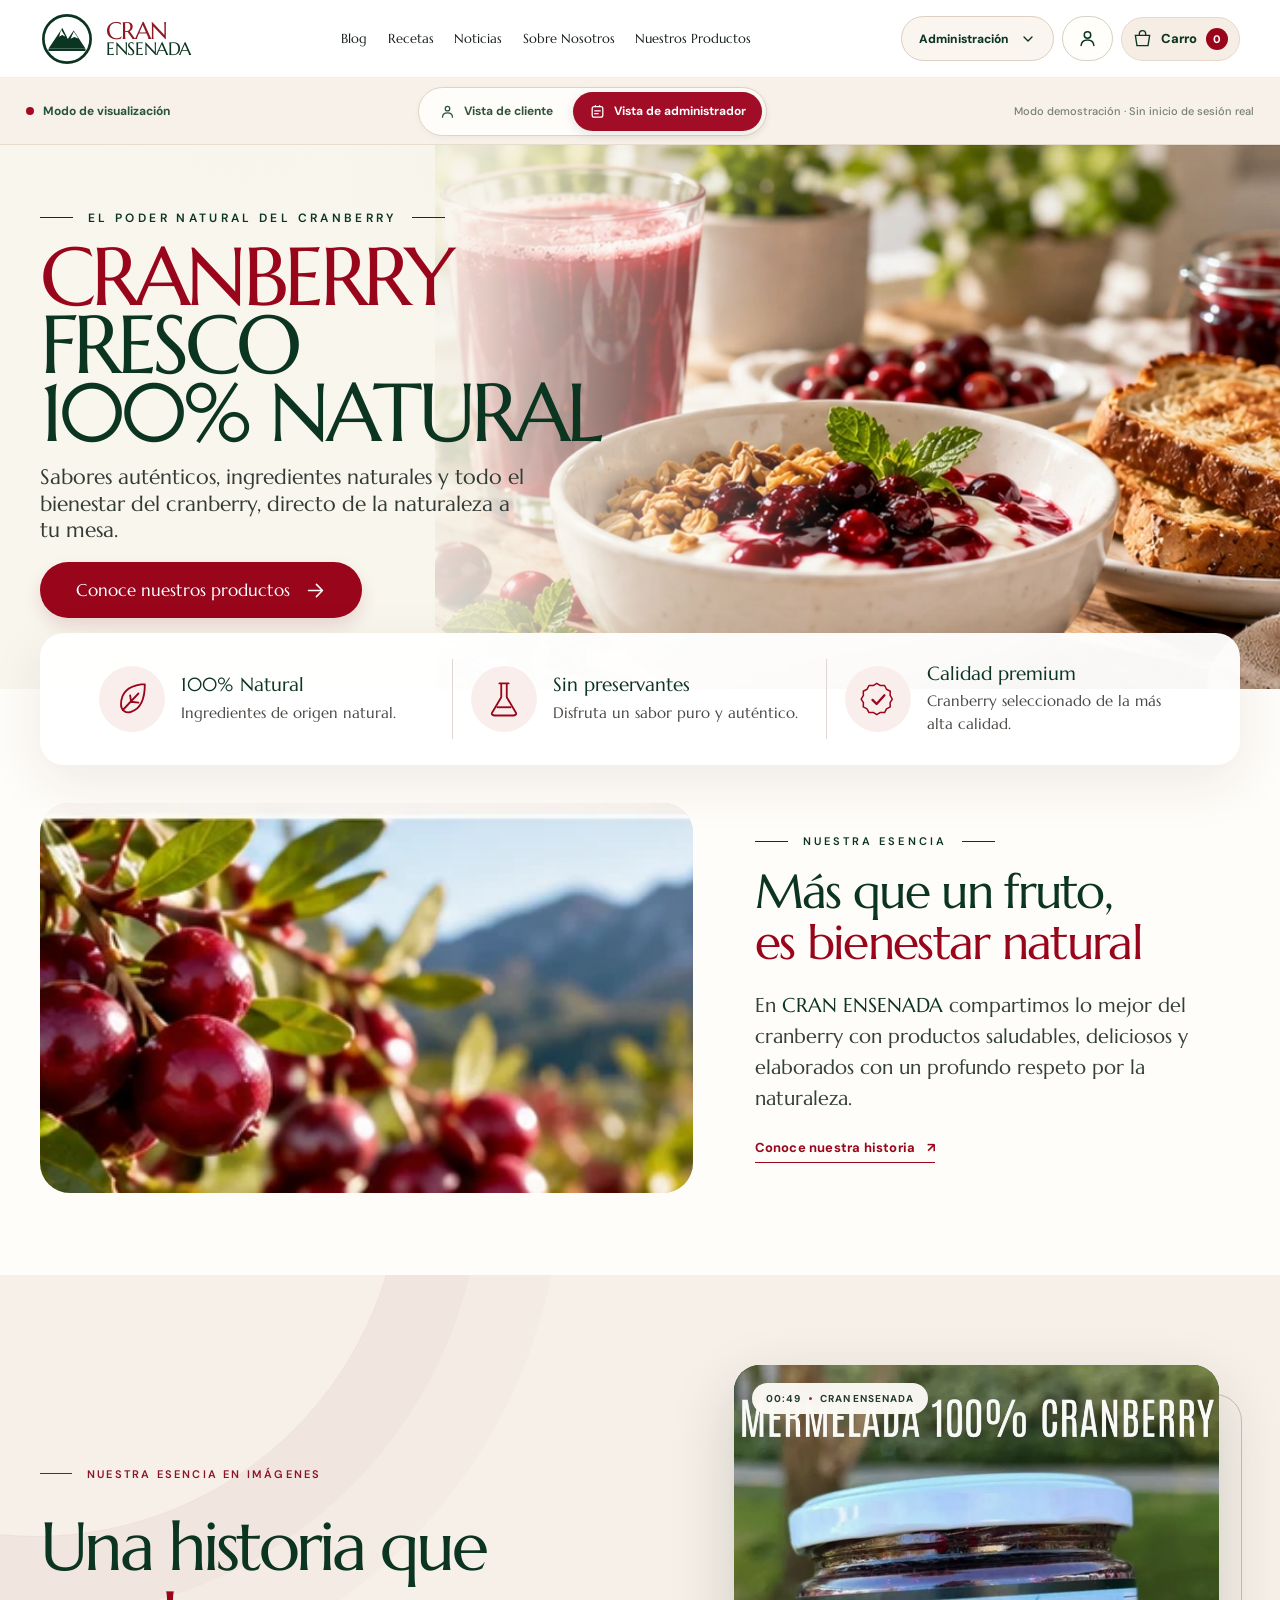
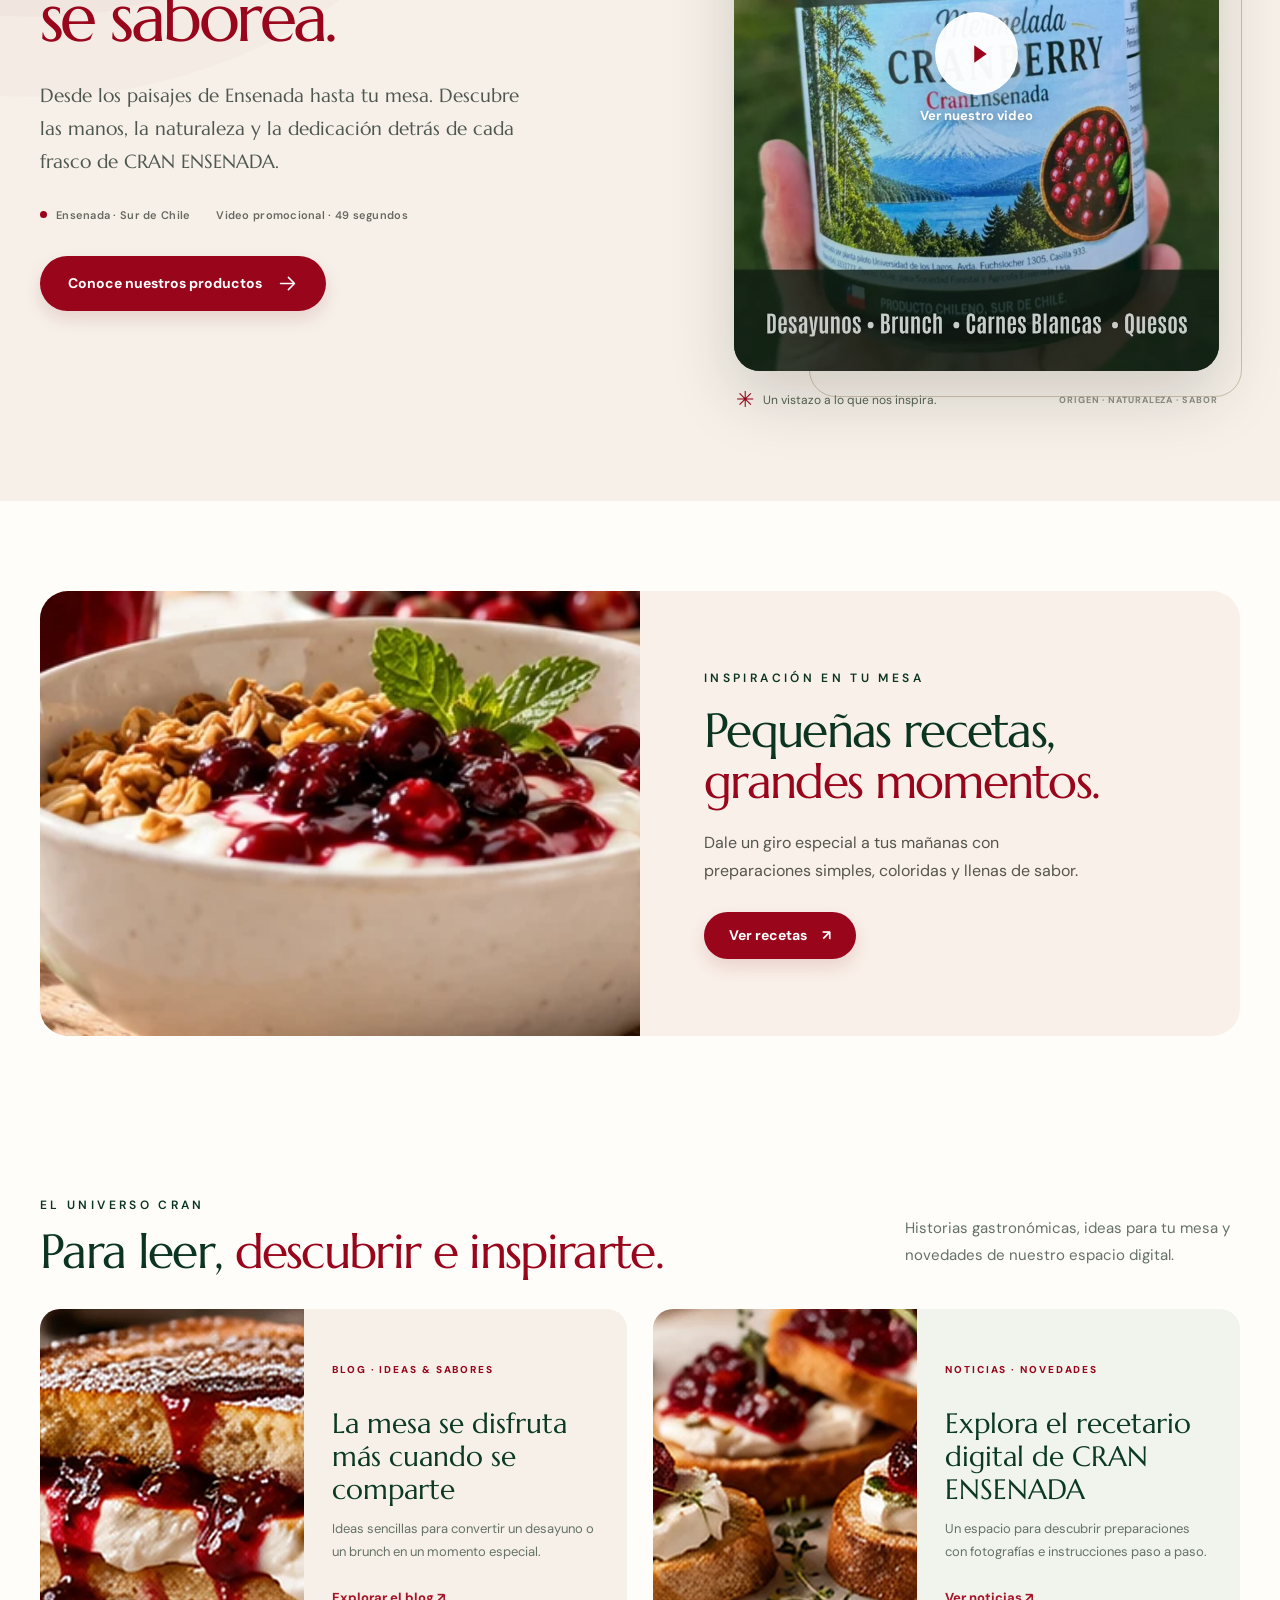
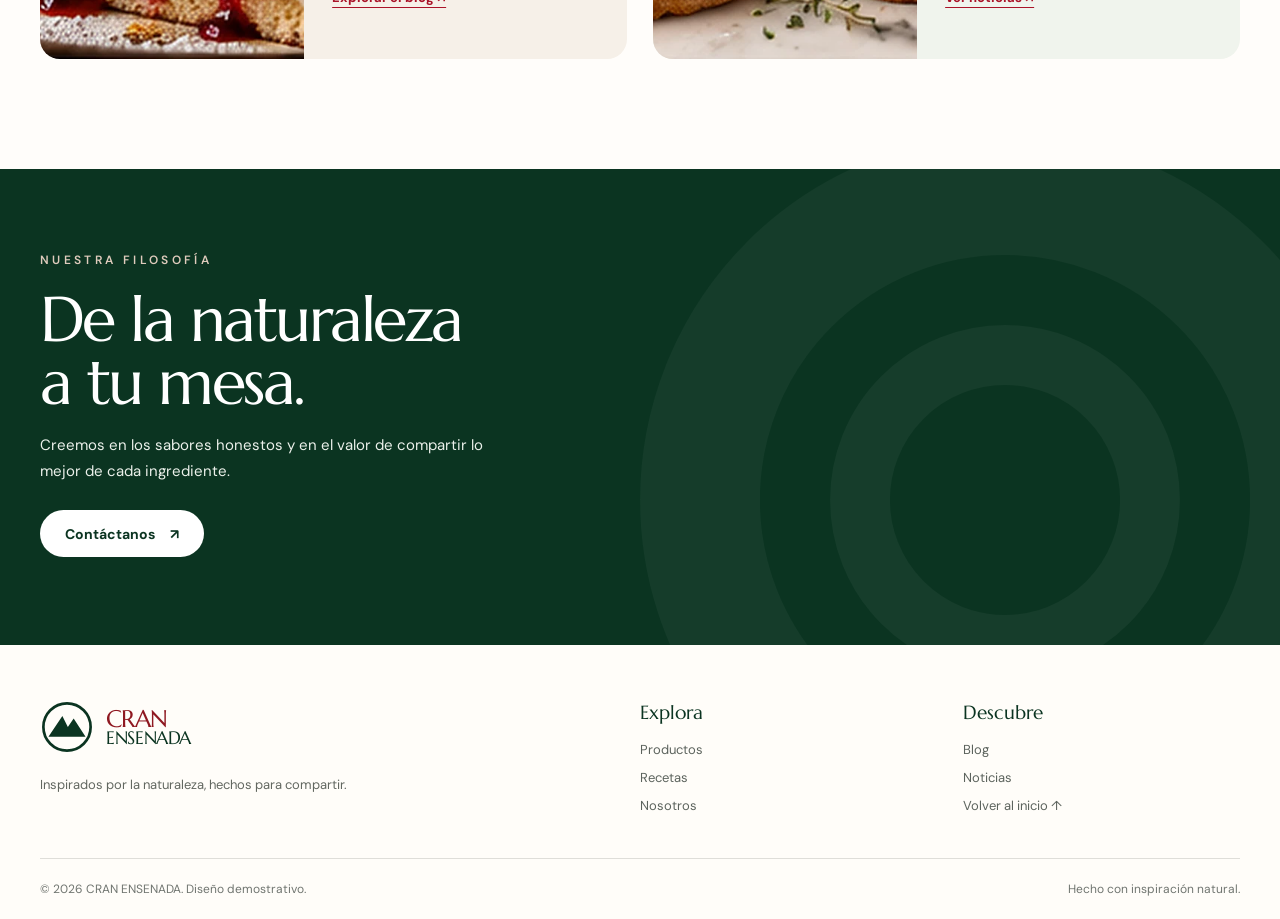
<file: index.html>
<!DOCTYPE html>

<html lang="es">
<head>
<meta charset="utf-8"/>
<meta content="width=device-width, initial-scale=1.0" name="viewport"/>
<meta content="#fdfaf5" name="theme-color"/>
<meta content="CRAN ENSENADA: sabores auténticos, cranberry fresco e inspiración para disfrutar de la naturaleza en tu mesa." name="description"/>
<title>CRAN ENSENADA | Cranberry fresco, 100% natural</title>
<link href="img/favicon.svg" rel="icon" type="image/svg+xml"/>
<link href="https://fonts.googleapis.com" rel="preconnect"/>
<link crossorigin="" href="https://fonts.gstatic.com" rel="preconnect"/>
<link href="https://fonts.googleapis.com/css2?family=DM+Sans:wght@400;500;600;700&amp;family=Marcellus&amp;display=swap" rel="stylesheet"/>
<link href="styles/styles.css" rel="stylesheet"/><link href="styles/tienda.css" rel="stylesheet"/><link href="styles/inventario.css" rel="stylesheet"/><link href="styles/contenido.css" rel="stylesheet"/><link href="styles/cuenta.css" rel="stylesheet"/><link href="styles/vistas.css" rel="stylesheet"/>
<script defer="" src="js/script.js"></script><script defer="" src="js/cuenta.js"></script><script defer="" src="js/inventario-core.js"></script><script defer="" src="js/tienda.js"></script>
<link href="styles/revista.css" rel="stylesheet"/><script defer="True" src="js/articulos-data.js"></script><script defer="True" src="js/articulos-store.js"></script><script defer="True" src="js/articulos-inicio.js"></script></head>
<body>
<a class="skip-link" href="#principal">Saltar al contenido principal</a>
<!-- navbar -->
<header class="site-header" id="inicio">
<div class="header-inner container-wide">
<a aria-label="CRAN ENSENADA, ir al inicio" class="brand" href="index.html">
<svg aria-hidden="true" class="brand-symbol" fill="none" viewbox="0 0 64 64">
<circle cx="32" cy="32" r="28" stroke="currentColor" stroke-width="3.2"></circle>
<path d="M10 43.5h44L39.9 22 33 32 26.5 19 10 43.5Z" fill="currentColor"></path>
<path d="m25 21 5 8-3.8-1.8-3.5 2.2L25 21ZM40 23l5.4 8.5-4.8-2-4.3 2.1L40 23Z" fill="#fff"></path>
<path d="M11 45h42" stroke="currentColor" stroke-linecap="round" stroke-width="2.4"></path>
</svg>
<span class="brand-wordmark"><span>CRAN</span><span>ENSENADA</span></span>
</a>
<nav aria-label="Navegación principal" class="main-nav" id="primary-navigation">
<a href="html/blog.html">Blog</a>
<a href="html/recetas.html">Recetas</a>
<a href="html/noticias.html">Noticias</a>
<a href="html/nosotros.html">Sobre Nosotros</a>
<a href="html/productos.html">Nuestros Productos</a><a class="ce-admin-nav" data-ce-admin-only="" href="html/reportes.html">Reportes de ventas</a><a class="ce-admin-nav" data-ce-admin-only="" href="html/inventario.html">Inventario</a>
</nav>
<div class="header-actions"><details class="ce-admin-menu" data-ce-admin-only="">
  <summary aria-label="Abrir herramientas de administración">Administración <svg class="ce-admin-chevron" aria-hidden="true" viewBox="0 0 24 24" fill="none"><path d="m6 9 6 6 6-6" stroke="currentColor" stroke-width="2.1" stroke-linecap="round" stroke-linejoin="round"/></svg></summary>
  <div class="ce-admin-menu-panel">
    <a href="html/inventario.html">Inventario</a>
    <a href="html/reportes.html">Reportes de ventas</a>
  </div>
</details>
<button class="ce-account-trigger" type="button" data-ce-account aria-label="Abrir mi cuenta: iniciar sesión o registrarse" title="Mi cuenta"><svg aria-hidden="true" viewBox="0 0 24 24" fill="none"><circle cx="12" cy="8" r="3.7" stroke="currentColor" stroke-width="1.7"/><path d="M4.7 20c.4-4.1 3.2-6.4 7.3-6.4s6.9 2.3 7.3 6.4" stroke="currentColor" stroke-width="1.7" stroke-linecap="round"/></svg><span class="ce-account-label">Mi cuenta</span></button><a aria-label="Ir al carro" class="ce-cart-link" href="html/carro.html"><svg aria-hidden="true" fill="none" viewbox="0 0 24 24"><path d="M3 8h18l-2 13H5L3 8Zm5 0V6a4 4 0 0 1 8 0v2" stroke="currentColor" stroke-linecap="round" stroke-width="1.7"></path></svg> Carro <span class="ce-cart-count" data-ce-cart-count="">0</span></a>
</div>
<button aria-controls="primary-navigation" aria-expanded="false" aria-label="Abrir menú" class="menu-toggle" type="button">
<span></span><span></span><span></span>
</button>
</div>
</header>
<!-- Selector de vistas visible en todas las páginas (demostración) -->
<section class="ce-mode-strip" aria-label="Vista del sitio web">
  <div class="ce-mode-strip__inner">
    <div class="ce-mode-strip__label"><span class="ce-mode-strip__dot" aria-hidden="true"></span><span>Modo de visualización</span></div>
    <div class="ce-mode-switch" role="group" aria-label="Elegir entre vista de cliente y administrador">
      <button class="ce-mode-choice" type="button" data-ce-set-mode="cliente" aria-pressed="false">
        <svg aria-hidden="true" viewBox="0 0 24 24" fill="none"><circle cx="12" cy="8" r="3.2" stroke="currentColor" stroke-width="1.8"/><path d="M5 20c0-3.7 2.5-6 7-6s7 2.3 7 6" stroke="currentColor" stroke-width="1.8" stroke-linecap="round"/></svg>
        Vista de cliente
      </button>
      <button class="ce-mode-choice" type="button" data-ce-set-mode="administrador" aria-pressed="false">
        <svg aria-hidden="true" viewBox="0 0 24 24" fill="none"><rect x="4.5" y="5" width="15" height="15" rx="2.7" stroke="currentColor" stroke-width="1.8"/><path d="M9 5V3.5M15 5V3.5M8 11h8M8 15h5" stroke="currentColor" stroke-linecap="round" stroke-width="1.7"/></svg>
        Vista de administrador
      </button>
    </div>
    <span class="ce-mode-strip__note">Modo demostración · Sin inicio de sesión real</span>
  </div>
</section>

<main id="principal">
<!-- portada -->
<section aria-labelledby="hero-title" class="hero">
<div aria-label="Desayuno con yogur, cranberries, jugo rojo y tostadas" class="hero-photo" role="img"></div>
<div class="hero-shade"></div>
<div class="hero-content container-wide">
<div class="hero-copy">
<p class="eyebrow hero-eyebrow"><span class="eyebrow-line"></span> El poder natural del cranberry <span class="eyebrow-line"></span></p>
<h1 id="hero-title"><span class="text-cranberry">CRANBERRY</span><span>FRESCO</span><span>100% NATURAL</span></h1>
<p class="hero-description">Sabores auténticos, ingredientes naturales y todo el bienestar del cranberry, directo de la naturaleza a tu mesa.</p>
<a class="btn btn-primary btn-hero" href="html/productos.html">Conoce nuestros productos <svg aria-hidden="true" class="arrow-icon" fill="none" viewbox="0 0 24 24"><path d="M4 12h16m-7-7 7 7-7 7" stroke="currentColor" stroke-linecap="round" stroke-linejoin="round" stroke-width="1.7"></path></svg></a>
</div>
</div>
</section>
<section aria-label="Lo que nos caracteriza" class="benefits container-wide">
<article class="benefit">
<span aria-hidden="true" class="benefit-icon"><svg fill="none" viewbox="0 0 48 48"><path d="M34 8C20 10 12 17 12 30c0 6 5 10 11 8 13-4 15-18 15-30l-4 0Z" stroke="currentColor" stroke-linejoin="round" stroke-width="2"></path><path d="M14 36 31 18M23 27l-1-7M23 27l8 1" stroke="currentColor" stroke-linecap="round" stroke-width="2"></path></svg></span>
<div><h2>100% Natural</h2><p>Ingredientes de origen natural.</p></div>
</article>
<article class="benefit">
<span aria-hidden="true" class="benefit-icon"><svg fill="none" viewbox="0 0 48 48"><path d="M19 7h10M21 7v15L11 39c-1 2 1 3 3 3h20c2 0 4-1 3-3L27 22V7" stroke="currentColor" stroke-linecap="round" stroke-linejoin="round" stroke-width="2"></path><path d="M16 33h16" stroke="currentColor" stroke-width="2"></path></svg></span>
<div><h2>Sin preservantes</h2><p>Disfruta un sabor puro y auténtico.</p></div>
</article>
<article class="benefit">
<span aria-hidden="true" class="benefit-icon"><svg fill="none" viewbox="0 0 48 48"><path d="m24 6 4.8 3 5.6-.1 2.5 5 5 2.6-.2 5.6 3 4.8-3 4.8.2 5.6-5 2.6-2.5 5-5.6-.2-4.8 3-4.8-3-5.6.2-2.6-5-5-2.6.2-5.6-3-4.8 3-4.8-.2-5.6 5-2.6 2.6-5 5.6.1L24 6Z" stroke="currentColor" stroke-linejoin="round" stroke-width="2" transform="translate(3 2) scale(.82)"></path><path d="m18 25 4.5 4.5L31 20" stroke="currentColor" stroke-linecap="round" stroke-linejoin="round" stroke-width="2.5"></path></svg></span>
<div><h2>Calidad premium</h2><p>Cranberry seleccionado de la más alta calidad.</p></div>
</article>
</section>
<section aria-labelledby="essence-title" class="essence-section section-space container-wide" id="nosotros">
<div class="essence-image-wrap"><img alt="Cranberries maduros en ramas, con paisaje natural al fondo" loading="lazy" src="img/cranberries-landscape.webp"/></div>
<div class="essence-copy">
<p class="eyebrow eyebrow-centered"><span class="eyebrow-line"></span> Nuestra esencia <span class="eyebrow-line"></span></p>
<h2 class="section-title" id="essence-title">Más que un fruto,<br/><span>es bienestar natural</span></h2>
<p>En <strong>CRAN ENSENADA</strong> compartimos lo mejor del cranberry con productos saludables, deliciosos y elaborados con un profundo respeto por la naturaleza.</p>
<a class="text-link" href="html/nosotros.html">Conoce nuestra historia <span aria-hidden="true">↗</span></a>
</div>
</section>
<!-- video -->
<section aria-labelledby="brand-film-title" class="brand-film section-space" id="productos">
<div class="container-wide brand-film-layout">
<div class="brand-film-copy">
<p class="eyebrow brand-film-eyebrow"><span class="eyebrow-line"></span> Nuestra esencia en imágenes</p>
<h2 class="brand-film-title" id="brand-film-title">Una historia que <span>se saborea.</span></h2>
<p class="brand-film-lead">Desde los paisajes de Ensenada hasta tu mesa. Descubre las manos, la naturaleza y la dedicación detrás de cada frasco de CRAN ENSENADA.</p>
<div aria-label="Acerca del video" class="brand-film-details">
<span><span aria-hidden="true" class="brand-film-tiny-dot"></span> Ensenada · Sur de Chile</span>
<span>Video promocional · 49 segundos</span>
</div>
<a class="btn btn-primary brand-film-cta" href="html/productos.html">Conoce nuestros productos
              <svg aria-hidden="true" class="arrow-icon" fill="none" viewbox="0 0 24 24"><path d="M4 12h16m-7-7 7 7-7 7" stroke="currentColor" stroke-linecap="round" stroke-linejoin="round" stroke-width="1.7"></path></svg>
</a>
</div>
<div class="brand-film-visual">
<div class="brand-film-frame" id="brand-film-frame">
<video aria-label="Video promocional de CRAN ENSENADA: cranberry, cosecha artesanal y mermelada" class="brand-film-video" id="brand-film-video" playsinline="" poster="img/cran-promocional-poster.webp" preload="none">
<source src="img/cran-promocional.mp4" type="video/mp4"/>
                Tu navegador no admite videos HTML5.
              </video>
<button aria-label="Reproducir el video promocional con sonido" class="brand-film-play" id="brand-film-play" type="button">
<span aria-hidden="true" class="brand-film-play-icon">
<svg fill="none" viewbox="0 0 24 24"><path d="m9 5 10 7-10 7V5Z" fill="currentColor"></path></svg>
</span>
<span>Ver nuestro video</span>
</button>
<span aria-hidden="true" class="brand-film-length">00:49 <span class="brand-film-length-dot"></span> CRAN ENSENADA</span>
</div>
<div class="brand-film-footnote"><span aria-hidden="true" class="brand-film-footnote-mark">✳</span><span>Un vistazo a lo que nos inspira.</span><span class="brand-film-footnote-signature">ORIGEN · NATURALEZA · SABOR</span></div>
</div>
</div>
</section>
<!-- recetas -->
<section aria-labelledby="recipes-title" class="recipes-section section-space container-wide" id="recetas">
<div class="recipe-feature">
<div class="recipe-feature-photo"><img alt="Yogur cremoso servido con granola y salsa de cranberry" loading="lazy" src="img/cranberry-yogurt.webp"/></div>
<div class="recipe-feature-content"><p class="eyebrow">Inspiración en tu mesa</p><h2 class="section-title" id="recipes-title">Pequeñas recetas,<br/><span>grandes momentos.</span></h2><p>Dale un giro especial a tus mañanas con preparaciones simples, coloridas y llenas de sabor.</p><a class="btn btn-primary" href="html/recetas.html">Ver recetas <span aria-hidden="true">↗</span></a></div>
</div>
</section>
<!-- blog -->
<section aria-labelledby="cn-home-editorial-title" class="cn-home-editorial section-space" id="blog"><div class="container-wide">
<div class="cn-home-editorial-head"><div><p class="eyebrow">EL UNIVERSO CRAN</p><h2 class="section-title" id="cn-home-editorial-title">Para leer, <span>descubrir e inspirarte.</span></h2></div><p>Historias gastronómicas, ideas para tu mesa y novedades de nuestro espacio digital.</p></div>
<div class="cn-home-editorial-grid"><article class="cn-home-editorial-card"><a href="html/blog.html"><img alt="Burrata con cranberry y pistachos" loading="lazy" src="img/recetas/platos/plato-04.webp"/></a><div><span class="ce-kicker">BLOG · IDEAS &amp; SABORES</span><h3>Pequeños momentos, grandes sabores.</h3><p>Maridajes, inspiración y nuevas formas de disfrutar el cranberry cada día.</p><a class="cn-home-editorial-link" href="html/blog.html">Explorar el blog ↗</a></div></article>
<article class="cn-home-editorial-card" id="noticias"><a href="html/noticias.html"><img alt="Frutos y paisaje de cosecha en Ensenada" loading="lazy" src="img/cosecha-en-ensenada.webp"/></a><div><span class="ce-kicker">NOTICIAS · NOVEDADES</span><h3>Lo nuevo en CRAN ENSENADA.</h3><p>Descubre información del catálogo, del recetario y de las funciones de nuestro sitio.</p><a class="cn-home-editorial-link" href="html/noticias.html">Ver noticias ↗</a></div></article></div>
</div></section>
<!-- sobre la pagina y contacto -->
<section aria-labelledby="story-title" class="story-banner" id="historia"><div class="container-wide story-content"><p class="eyebrow">Nuestra filosofía</p><h2 id="story-title">De la naturaleza<br/>a tu mesa.</h2><p>Creemos en los sabores honestos y en el valor de compartir lo mejor de cada ingrediente.</p><button class="btn btn-light" data-contact="" type="button">Contáctanos <span aria-hidden="true">↗</span></button></div><div aria-hidden="true" class="story-decoration"></div></section>
</main>
<footer class="site-footer" id="contacto"><div class="container-wide footer-top"><div><a class="brand footer-brand" href="#inicio"><svg aria-hidden="true" class="brand-symbol" fill="none" viewbox="0 0 64 64"><circle cx="32" cy="32" r="28" stroke="currentColor" stroke-width="3.2"></circle><path d="M10 43.5h44L39.9 22 33 32 26.5 19 10 43.5Z" fill="currentColor"></path></svg><span class="brand-wordmark"><span>CRAN</span><span>ENSENADA</span></span></a><p>Inspirados por la naturaleza, hechos para compartir.</p></div><div class="footer-links"><h3>Explora</h3><a href="html/productos.html">Productos</a><a href="html/recetas.html">Recetas</a><a href="html/nosotros.html">Nosotros</a></div><div class="footer-links"><h3>Descubre</h3><a href="html/blog.html">Blog</a><a href="html/noticias.html">Noticias</a><a href="#inicio">Volver al inicio ↑</a></div></div><div class="container-wide footer-bottom"><span>© <span id="year"></span> CRAN ENSENADA. Diseño demostrativo.</span><span>Hecho con inspiración natural.</span></div></footer>
<dialog aria-labelledby="modal-title" class="modal" id="site-modal">
<button aria-label="Cerrar ventana" class="modal-close" data-close-modal="" type="button">×</button>
<div id="modal-inner"></div>
</dialog>
</body>
</html>
</file>
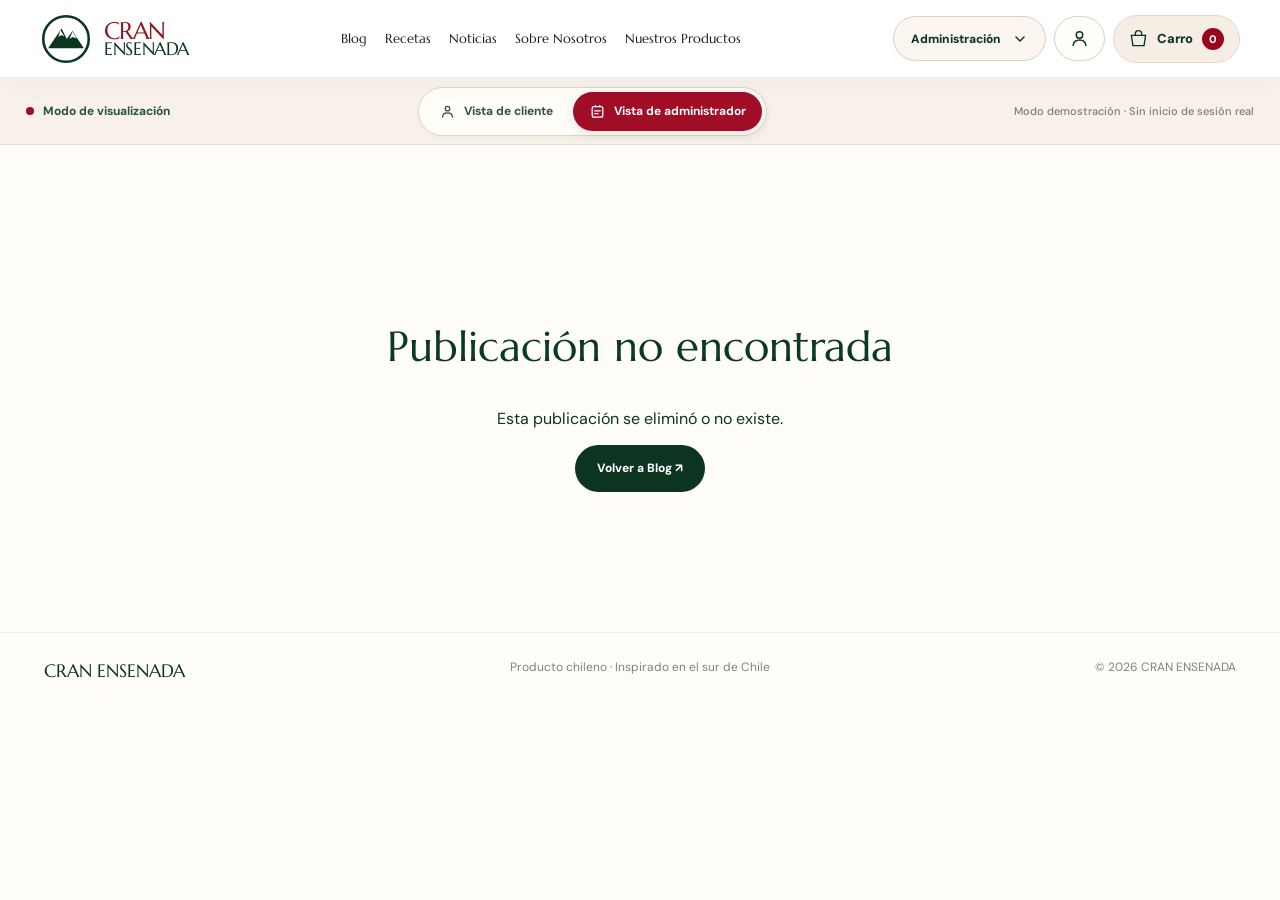
<file: html/articulo.html>
<!DOCTYPE html>

<html lang="es"><head><meta charset="utf-8"/><meta content="width=device-width, initial-scale=1" name="viewport"/><meta content="#fffdfa" name="theme-color"/><meta content="Recetario de CRAN ENSENADA: ideas de brunch, ensaladas y pastelería con cranberry." name="description"/><title>Lectura | CRAN ENSENADA</title><link href="../img/favicon.svg" rel="icon" type="image/svg+xml"/><link href="https://fonts.googleapis.com" rel="preconnect"/><link crossorigin="" href="https://fonts.gstatic.com" rel="preconnect"/><link href="https://fonts.googleapis.com/css2?family=DM+Sans:wght@400;500;600;700;800&amp;family=Marcellus&amp;display=swap" rel="stylesheet"/><link href="../styles/styles.css" rel="stylesheet"/><link href="../styles/tienda.css" rel="stylesheet"/><link href="../styles/inventario.css" rel="stylesheet"/><link href="../styles/contenido.css" rel="stylesheet"/><link href="../styles/cuenta.css" rel="stylesheet"/><link href="../styles/vistas.css" rel="stylesheet"/><link href="../styles/receta-detalle.css" rel="stylesheet"/><script defer="" src="../js/script.js"></script><script defer="" src="../js/cuenta.js"></script><script defer="" src="../js/inventario-core.js"></script><script defer="" src="../js/tienda.js"></script><link href="../styles/revista.css" rel="stylesheet"/><script defer="True" src="../js/articulos-data.js"></script><script defer="True" src="../js/articulos-store.js"></script><script defer="True" src="../js/articulos.js"></script><link href="../styles/articulos-admin.css" rel="stylesheet"/></head><body class="ce-page cn-magazine" data-ce-page="articulo"><a class="skip-link" href="#principal">Saltar al contenido principal</a><header class="site-header"><div class="header-inner container-wide"><a aria-label="CRAN ENSENADA · Inicio" class="brand" href="../index.html"><svg aria-hidden="true" class="brand-symbol" fill="none" viewbox="0 0 64 64"><circle cx="32" cy="32" r="28" stroke="currentColor" stroke-width="3.2"></circle><path d="M10 43.5h44L39.9 22 33 32 26.5 19 10 43.5Z" fill="currentColor"></path><path d="m25 21 5 8-3.8-1.8-3.5 2.2L25 21ZM40 23l5.4 8.5-4.8-2-4.3 2.1L40 23Z" fill="#fff"></path></svg><span class="brand-wordmark"><span>CRAN</span><span>ENSENADA</span></span></a><nav aria-label="Navegación principal" class="main-nav" id="primary-navigation"><a href="blog.html">Blog</a><a href="recetas.html">Recetas</a><a href="noticias.html">Noticias</a><a href="nosotros.html">Sobre Nosotros</a><a href="productos.html">Nuestros Productos</a><a class="ce-admin-nav" data-ce-admin-only="" href="reportes.html">Reportes de ventas</a><a class="ce-admin-nav" data-ce-admin-only="" href="inventario.html">Inventario</a></nav><div class="header-actions"><details class="ce-admin-menu" data-ce-admin-only="">
  <summary aria-label="Abrir herramientas de administración">Administración <svg class="ce-admin-chevron" aria-hidden="true" viewBox="0 0 24 24" fill="none"><path d="m6 9 6 6 6-6" stroke="currentColor" stroke-width="2.1" stroke-linecap="round" stroke-linejoin="round"/></svg></summary>
  <div class="ce-admin-menu-panel">
    <a href="inventario.html">Inventario</a>
    <a href="reportes.html">Reportes de ventas</a>
  </div>
</details><button class="ce-account-trigger" type="button" data-ce-account aria-label="Abrir mi cuenta: iniciar sesión o registrarse" title="Mi cuenta"><svg aria-hidden="true" viewBox="0 0 24 24" fill="none"><circle cx="12" cy="8" r="3.7" stroke="currentColor" stroke-width="1.7"/><path d="M4.7 20c.4-4.1 3.2-6.4 7.3-6.4s6.9 2.3 7.3 6.4" stroke="currentColor" stroke-width="1.7" stroke-linecap="round"/></svg><span class="ce-account-label">Mi cuenta</span></button><a aria-label="Ir al carro" class="ce-cart-link" href="carro.html"><svg aria-hidden="true" fill="none" viewbox="0 0 24 24"><path d="M3 8h18l-2 13H5L3 8Zm5 0V6a4 4 0 0 1 8 0v2" stroke="currentColor" stroke-linecap="round" stroke-width="1.7"></path></svg> Carro <span class="ce-cart-count" data-ce-cart-count="">0</span></a></div><button aria-controls="primary-navigation" aria-expanded="false" aria-label="Abrir menú" class="menu-toggle" type="button"><span></span><span></span><span></span></button></div></header>
<!-- Selector de vistas visible en todas las páginas (demostración) -->
<section class="ce-mode-strip" aria-label="Vista del sitio web">
  <div class="ce-mode-strip__inner">
    <div class="ce-mode-strip__label"><span class="ce-mode-strip__dot" aria-hidden="true"></span><span>Modo de visualización</span></div>
    <div class="ce-mode-switch" role="group" aria-label="Elegir entre vista de cliente y administrador">
      <button class="ce-mode-choice" type="button" data-ce-set-mode="cliente" aria-pressed="false">
        <svg aria-hidden="true" viewBox="0 0 24 24" fill="none"><circle cx="12" cy="8" r="3.2" stroke="currentColor" stroke-width="1.8"/><path d="M5 20c0-3.7 2.5-6 7-6s7 2.3 7 6" stroke="currentColor" stroke-width="1.8" stroke-linecap="round"/></svg>
        Vista de cliente
      </button>
      <button class="ce-mode-choice" type="button" data-ce-set-mode="administrador" aria-pressed="false">
        <svg aria-hidden="true" viewBox="0 0 24 24" fill="none"><rect x="4.5" y="5" width="15" height="15" rx="2.7" stroke="currentColor" stroke-width="1.8"/><path d="M9 5V3.5M15 5V3.5M8 11h8M8 15h5" stroke="currentColor" stroke-linecap="round" stroke-width="1.7"/></svg>
        Vista de administrador
      </button>
    </div>
    <span class="ce-mode-strip__note">Modo demostración · Sin inicio de sesión real</span>
  </div>
</section>
<main id="principal"><div id="cn-article-detail"></div></main><footer class="ce-simple-footer"><div class="ce-container ce-footer-row"><strong>CRAN ENSENADA</strong><span>Producto chileno · Inspirado en el sur de Chile</span><span>© <span id="year"></span> CRAN ENSENADA</span></div></footer><div aria-live="polite" class="ce-toast" id="ce-toast" role="status"></div></body></html>
</file>
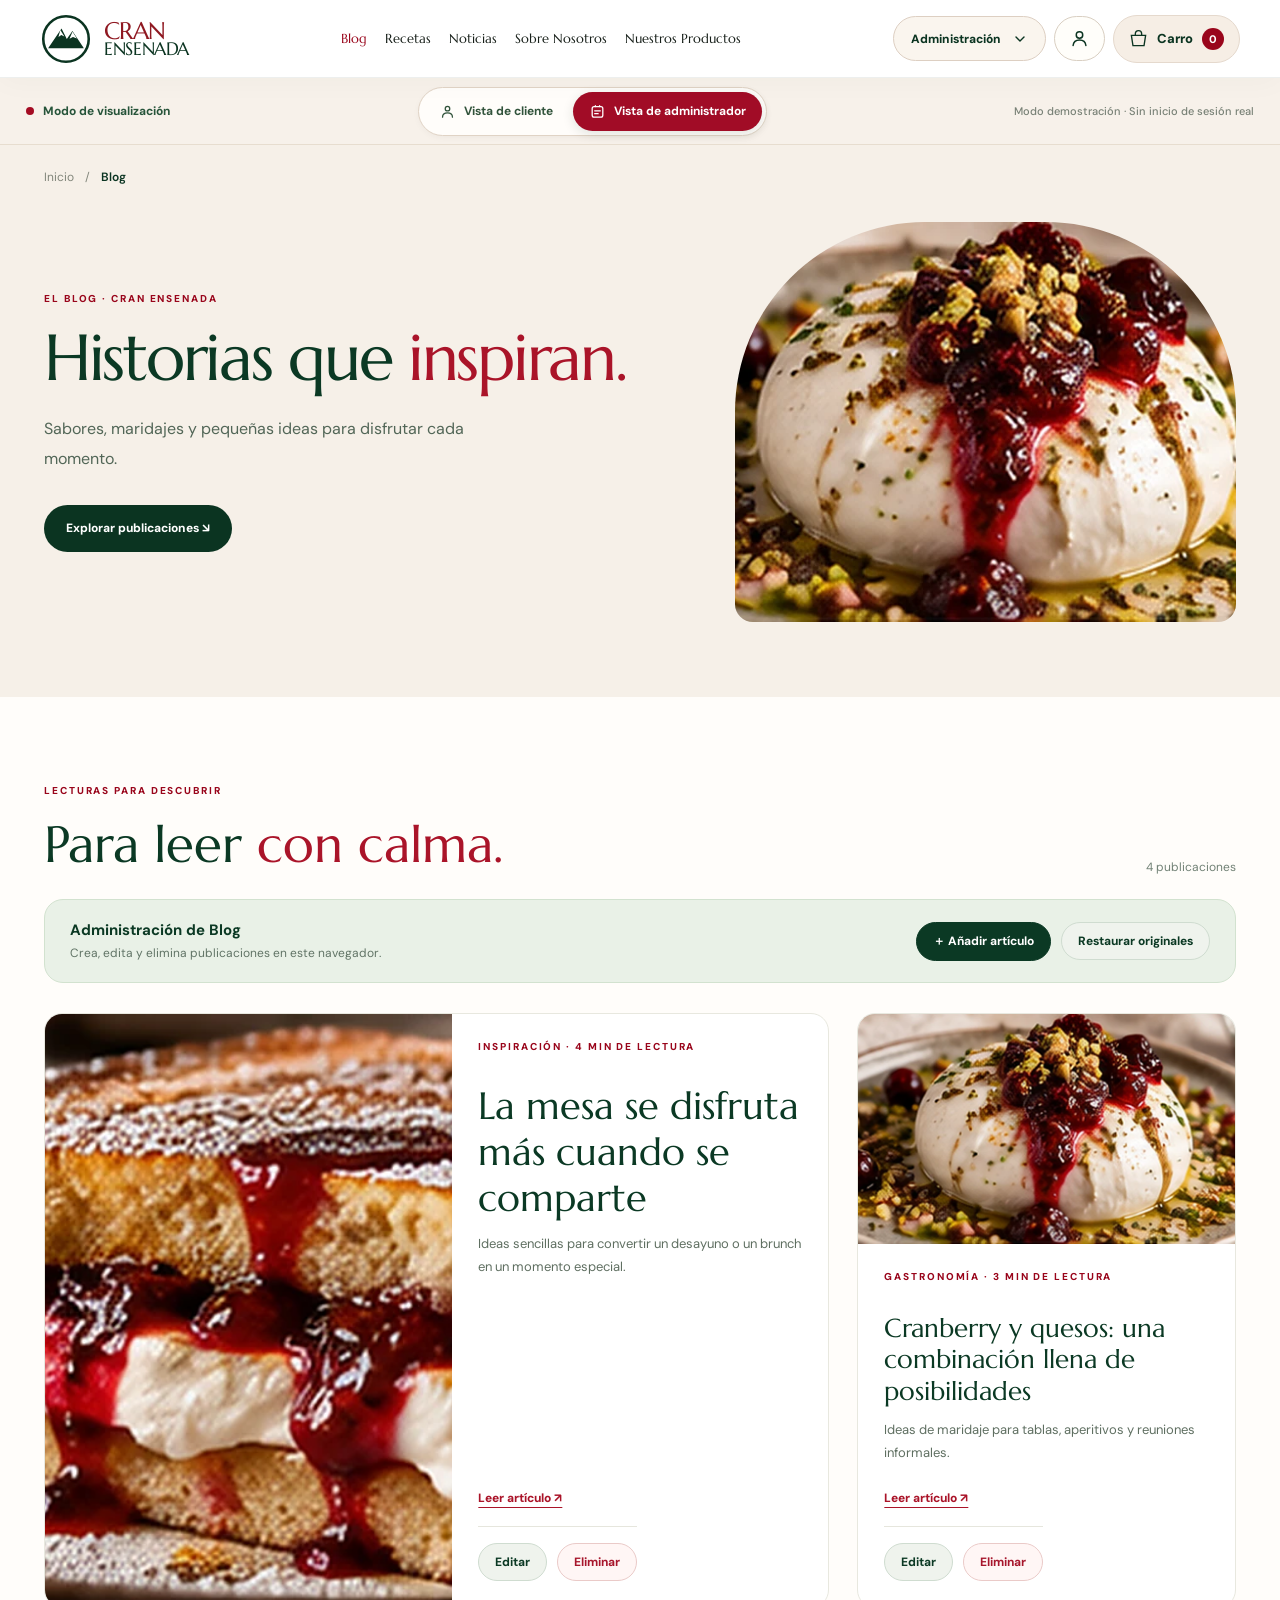
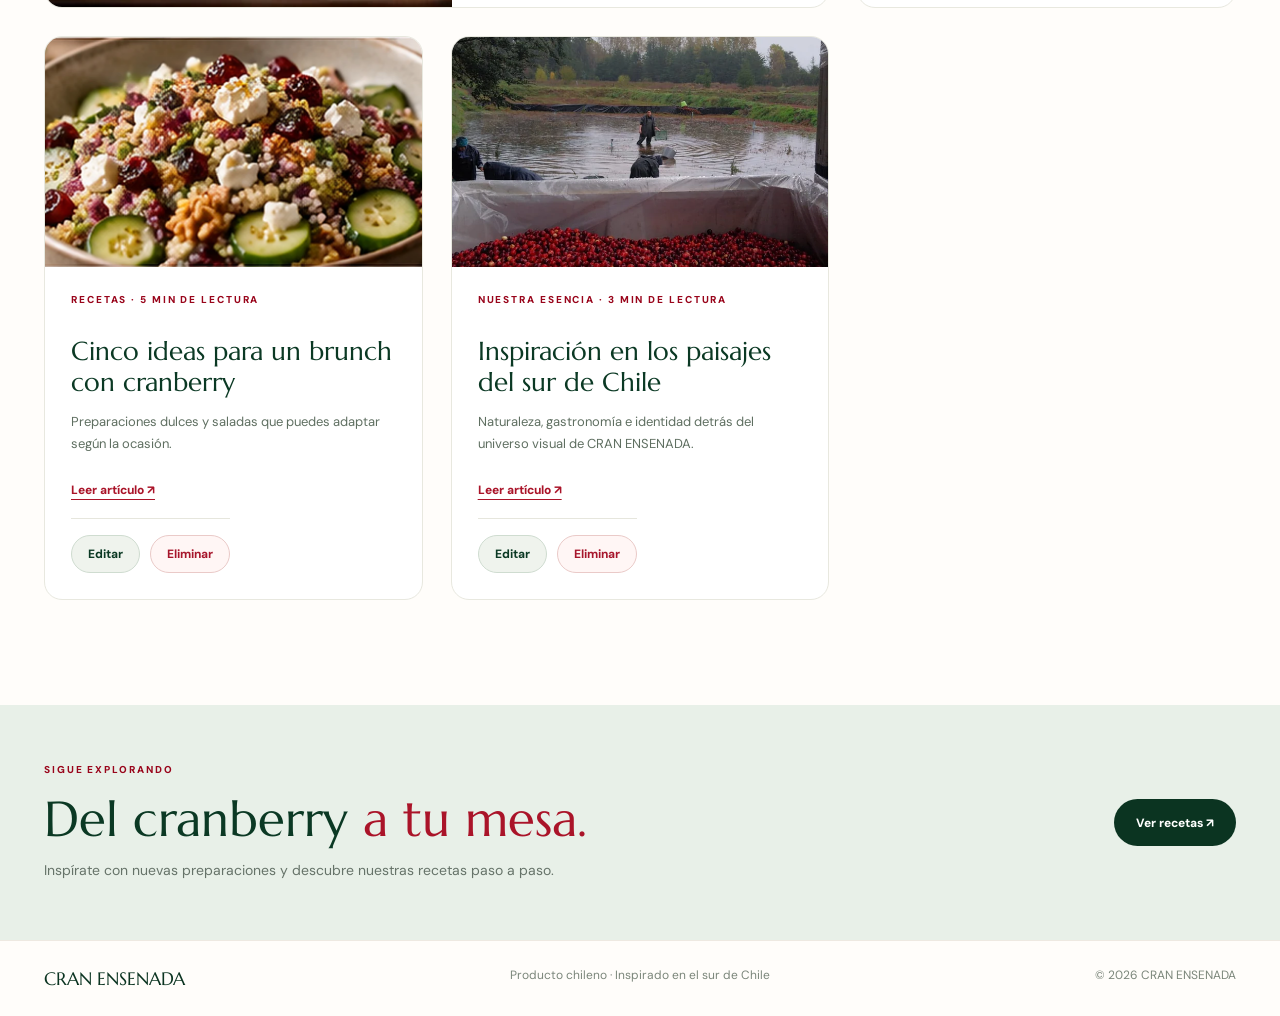
<file: html/blog.html>
<!DOCTYPE html>

<html lang="es"><head><meta charset="utf-8"/><meta content="width=device-width, initial-scale=1" name="viewport"/><meta content="#fffdfa" name="theme-color"/><meta content="Ideas, sabores y experiencias para inspirarte con cranberry." name="description"/><title>Blog | CRAN ENSENADA</title><link href="../img/favicon.svg" rel="icon" type="image/svg+xml"/><link href="https://fonts.googleapis.com" rel="preconnect"/><link crossorigin="" href="https://fonts.gstatic.com" rel="preconnect"/><link href="https://fonts.googleapis.com/css2?family=DM+Sans:wght@400;500;600;700;800&amp;family=Marcellus&amp;display=swap" rel="stylesheet"/><link href="../styles/styles.css" rel="stylesheet"/><link href="../styles/tienda.css" rel="stylesheet"/><link href="../styles/inventario.css" rel="stylesheet"/><link href="../styles/contenido.css" rel="stylesheet"/><link href="../styles/cuenta.css" rel="stylesheet"/><link href="../styles/vistas.css" rel="stylesheet"/><link href="../styles/receta-detalle.css" rel="stylesheet"/><script defer="" src="../js/script.js"></script><script defer="" src="../js/cuenta.js"></script><script defer="" src="../js/inventario-core.js"></script><script defer="" src="../js/tienda.js"></script><link href="../styles/revista.css" rel="stylesheet"/><script defer="True" src="../js/articulos-data.js"></script><script defer="True" src="../js/articulos-store.js"></script><script defer="True" src="../js/articulos.js"></script><link href="../styles/articulos-admin.css" rel="stylesheet"/></head><body class="ce-page cn-magazine" data-ce-page="blog"><a class="skip-link" href="#principal">Saltar al contenido principal</a><header class="site-header"><div class="header-inner container-wide"><a aria-label="CRAN ENSENADA · Inicio" class="brand" href="../index.html"><svg aria-hidden="true" class="brand-symbol" fill="none" viewbox="0 0 64 64"><circle cx="32" cy="32" r="28" stroke="currentColor" stroke-width="3.2"></circle><path d="M10 43.5h44L39.9 22 33 32 26.5 19 10 43.5Z" fill="currentColor"></path><path d="m25 21 5 8-3.8-1.8-3.5 2.2L25 21ZM40 23l5.4 8.5-4.8-2-4.3 2.1L40 23Z" fill="#fff"></path></svg><span class="brand-wordmark"><span>CRAN</span><span>ENSENADA</span></span></a><nav aria-label="Navegación principal" class="main-nav" id="primary-navigation"><a aria-current="page" href="blog.html">Blog</a><a href="recetas.html">Recetas</a><a href="noticias.html">Noticias</a><a href="nosotros.html">Sobre Nosotros</a><a href="productos.html">Nuestros Productos</a><a class="ce-admin-nav" data-ce-admin-only="" href="reportes.html">Reportes de ventas</a><a class="ce-admin-nav" data-ce-admin-only="" href="inventario.html">Inventario</a></nav><div class="header-actions"><details class="ce-admin-menu" data-ce-admin-only="">
  <summary aria-label="Abrir herramientas de administración">Administración <svg class="ce-admin-chevron" aria-hidden="true" viewBox="0 0 24 24" fill="none"><path d="m6 9 6 6 6-6" stroke="currentColor" stroke-width="2.1" stroke-linecap="round" stroke-linejoin="round"/></svg></summary>
  <div class="ce-admin-menu-panel">
    <a href="inventario.html">Inventario</a>
    <a href="reportes.html">Reportes de ventas</a>
  </div>
</details><button class="ce-account-trigger" type="button" data-ce-account aria-label="Abrir mi cuenta: iniciar sesión o registrarse" title="Mi cuenta"><svg aria-hidden="true" viewBox="0 0 24 24" fill="none"><circle cx="12" cy="8" r="3.7" stroke="currentColor" stroke-width="1.7"/><path d="M4.7 20c.4-4.1 3.2-6.4 7.3-6.4s6.9 2.3 7.3 6.4" stroke="currentColor" stroke-width="1.7" stroke-linecap="round"/></svg><span class="ce-account-label">Mi cuenta</span></button><a aria-label="Ir al carro" class="ce-cart-link" href="carro.html"><svg aria-hidden="true" fill="none" viewbox="0 0 24 24"><path d="M3 8h18l-2 13H5L3 8Zm5 0V6a4 4 0 0 1 8 0v2" stroke="currentColor" stroke-linecap="round" stroke-width="1.7"></path></svg> Carro <span class="ce-cart-count" data-ce-cart-count="">0</span></a></div><button aria-controls="primary-navigation" aria-expanded="false" aria-label="Abrir menú" class="menu-toggle" type="button"><span></span><span></span><span></span></button></div></header>
<!-- Selector de vistas visible en todas las páginas (demostración) -->
<section class="ce-mode-strip" aria-label="Vista del sitio web">
  <div class="ce-mode-strip__inner">
    <div class="ce-mode-strip__label"><span class="ce-mode-strip__dot" aria-hidden="true"></span><span>Modo de visualización</span></div>
    <div class="ce-mode-switch" role="group" aria-label="Elegir entre vista de cliente y administrador">
      <button class="ce-mode-choice" type="button" data-ce-set-mode="cliente" aria-pressed="false">
        <svg aria-hidden="true" viewBox="0 0 24 24" fill="none"><circle cx="12" cy="8" r="3.2" stroke="currentColor" stroke-width="1.8"/><path d="M5 20c0-3.7 2.5-6 7-6s7 2.3 7 6" stroke="currentColor" stroke-width="1.8" stroke-linecap="round"/></svg>
        Vista de cliente
      </button>
      <button class="ce-mode-choice" type="button" data-ce-set-mode="administrador" aria-pressed="false">
        <svg aria-hidden="true" viewBox="0 0 24 24" fill="none"><rect x="4.5" y="5" width="15" height="15" rx="2.7" stroke="currentColor" stroke-width="1.8"/><path d="M9 5V3.5M15 5V3.5M8 11h8M8 15h5" stroke="currentColor" stroke-linecap="round" stroke-width="1.7"/></svg>
        Vista de administrador
      </button>
    </div>
    <span class="ce-mode-strip__note">Modo demostración · Sin inicio de sesión real</span>
  </div>
</section>
<main id="principal"><section class="cn-magazine-hero"><div class="ce-container"><nav aria-label="Ruta de navegación" class="ce-crumbs"><a href="../index.html">Inicio</a><span>/</span><strong>Blog</strong></nav><div class="cn-magazine-hero-grid"><div><p class="ce-kicker">EL BLOG · CRAN ENSENADA</p><h1>Historias que <em>inspiran.</em></h1><p>Sabores, maridajes y pequeñas ideas para disfrutar cada momento.</p><a class="ce-btn" href="#articulos">Explorar publicaciones ↘</a></div><img alt="Inspiración visual de CRAN ENSENADA" src="../img/recetas/platos/plato-04.webp"/></div></div></section>
<section class="ce-container cn-magazine-content" id="articulos"><div class="cn-magazine-head"><div><p class="ce-kicker">LECTURAS PARA DESCUBRIR</p><h2>Para leer <em>con calma.</em></h2></div><span>4 publicaciones editoriales</span></div><div class="cn-magazine-grid" id="cn-articles-grid"></div></section>
<section class="cn-magazine-promo"><div class="ce-container"><div><p class="ce-kicker">SIGUE EXPLORANDO</p><h2>Del cranberry <em>a tu mesa.</em></h2><p>Inspírate con nuevas preparaciones y descubre nuestras recetas paso a paso.</p></div><a class="ce-btn" href="recetas.html">Ver recetas ↗</a></div></section></main><footer class="ce-simple-footer"><div class="ce-container ce-footer-row"><strong>CRAN ENSENADA</strong><span>Producto chileno · Inspirado en el sur de Chile</span><span>© <span id="year"></span> CRAN ENSENADA</span></div></footer><div aria-live="polite" class="ce-toast" id="ce-toast" role="status"></div></body></html>
</file>
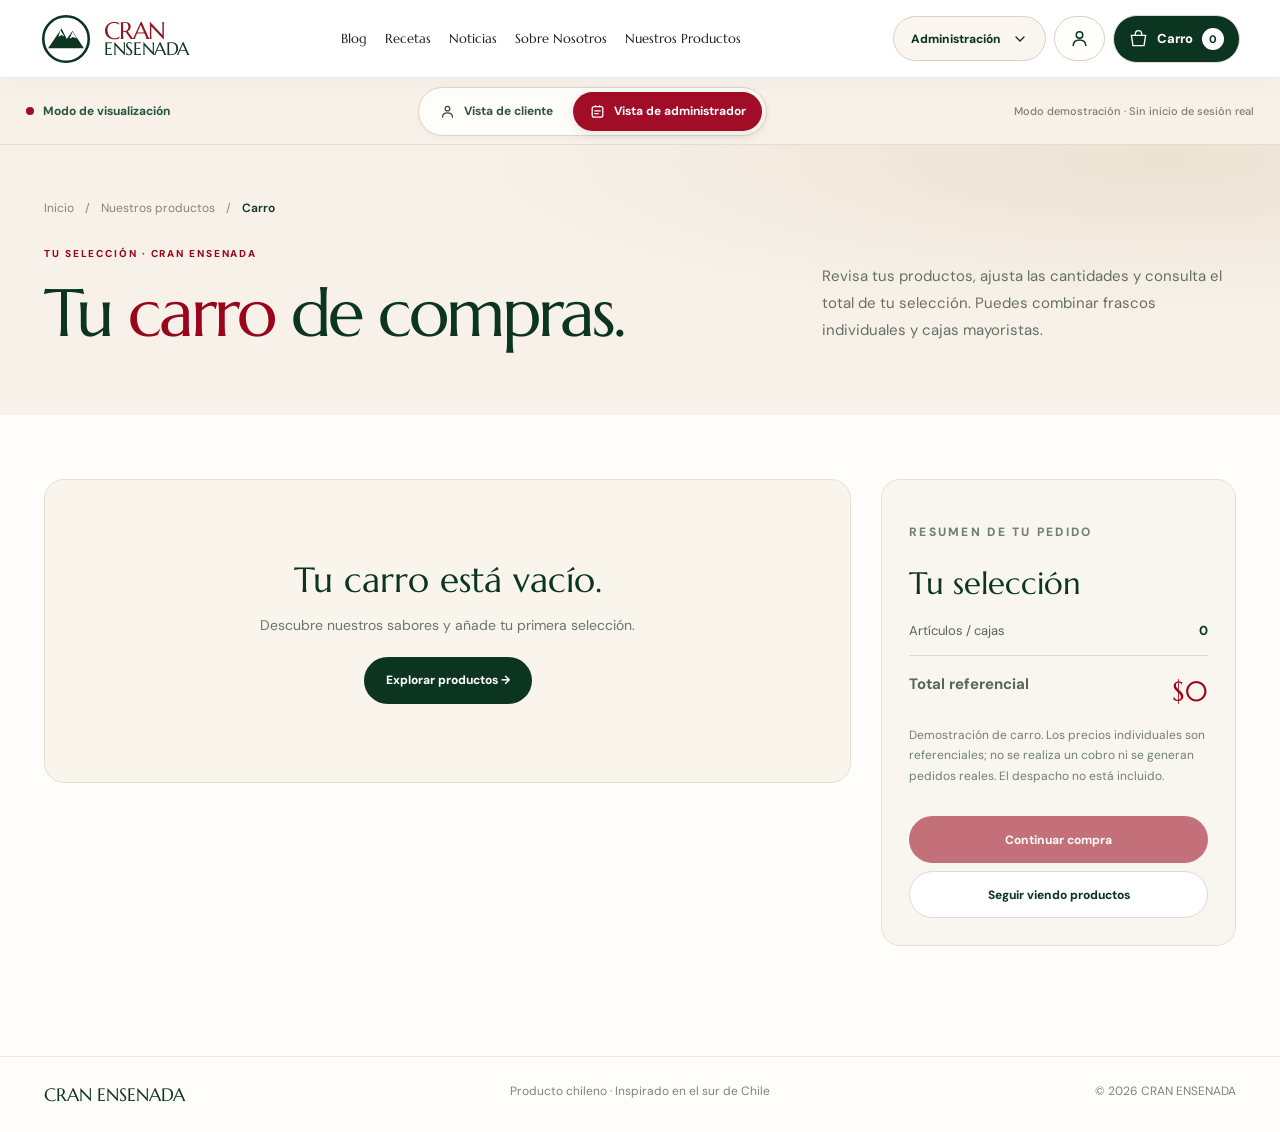
<file: html/carro.html>
<!DOCTYPE html>

<html lang="es"><head><meta charset="utf-8"/><meta content="width=device-width,initial-scale=1" name="viewport"/><meta content="#fffdfa" name="theme-color"/><title>Carro de compras | CRAN ENSENADA</title><meta content="Revisa tu carro de compras CRAN ENSENADA, con productos individuales y cajas mayoristas." name="description"/><link href="../img/favicon.svg" rel="icon" type="image/svg+xml"/><link href="https://fonts.googleapis.com" rel="preconnect"/><link crossorigin="" href="https://fonts.gstatic.com" rel="preconnect"/><link href="https://fonts.googleapis.com/css2?family=DM+Sans:wght@400;500;600;700;800&amp;family=Marcellus&amp;display=swap" rel="stylesheet"/><link href="../styles/styles.css" rel="stylesheet"/><link href="../styles/tienda.css" rel="stylesheet"/><link href="../styles/inventario.css" rel="stylesheet"/><link href="../styles/contenido.css" rel="stylesheet"/><link href="../styles/cuenta.css" rel="stylesheet"/><link href="../styles/vistas.css" rel="stylesheet"/><script defer="" src="../js/script.js"></script><script defer="" src="../js/cuenta.js"></script><script defer="" src="../js/inventario-core.js"></script><script defer="" src="../js/tienda.js"></script></head><body class="ce-page" data-ce-page="carro"><a class="skip-link" href="#principal">Saltar al contenido principal</a><header class="site-header"><div class="header-inner container-wide"><a aria-label="CRAN ENSENADA · Inicio" class="brand" href="../index.html"><svg aria-hidden="true" class="brand-symbol" fill="none" viewbox="0 0 64 64"><circle cx="32" cy="32" r="28" stroke="currentColor" stroke-width="3.2"></circle><path d="M10 43.5h44L39.9 22 33 32 26.5 19 10 43.5Z" fill="currentColor"></path><path d="m25 21 5 8-3.8-1.8-3.5 2.2L25 21ZM40 23l5.4 8.5-4.8-2-4.3 2.1L40 23Z" fill="#fff"></path></svg><span class="brand-wordmark"><span>CRAN</span><span>ENSENADA</span></span></a><nav aria-label="Navegación principal" class="main-nav" id="primary-navigation"><a href="blog.html">Blog</a><a href="recetas.html">Recetas</a><a href="noticias.html">Noticias</a><a href="nosotros.html">Sobre Nosotros</a><a href="productos.html">Nuestros Productos</a><a class="ce-admin-nav" data-ce-admin-only="" href="reportes.html">Reportes de ventas</a><a class="ce-admin-nav" data-ce-admin-only="" href="inventario.html">Inventario</a></nav><div class="header-actions"><details class="ce-admin-menu" data-ce-admin-only="">
  <summary aria-label="Abrir herramientas de administración">Administración <svg class="ce-admin-chevron" aria-hidden="true" viewBox="0 0 24 24" fill="none"><path d="m6 9 6 6 6-6" stroke="currentColor" stroke-width="2.1" stroke-linecap="round" stroke-linejoin="round"/></svg></summary>
  <div class="ce-admin-menu-panel">
    <a href="inventario.html">Inventario</a>
    <a href="reportes.html">Reportes de ventas</a>
  </div>
</details><button class="ce-account-trigger" type="button" data-ce-account aria-label="Abrir mi cuenta: iniciar sesión o registrarse" title="Mi cuenta"><svg aria-hidden="true" viewBox="0 0 24 24" fill="none"><circle cx="12" cy="8" r="3.7" stroke="currentColor" stroke-width="1.7"/><path d="M4.7 20c.4-4.1 3.2-6.4 7.3-6.4s6.9 2.3 7.3 6.4" stroke="currentColor" stroke-width="1.7" stroke-linecap="round"/></svg><span class="ce-account-label">Mi cuenta</span></button><a aria-label="Ir al carro" class="ce-cart-link is-active" href="carro.html"><svg aria-hidden="true" fill="none" viewbox="0 0 24 24"><path d="M3 8h18l-2 13H5L3 8Zm5 0V6a4 4 0 0 1 8 0v2" stroke="currentColor" stroke-linecap="round" stroke-width="1.7"></path></svg> Carro <span class="ce-cart-count" data-ce-cart-count="">0</span></a></div><button aria-controls="primary-navigation" aria-expanded="false" aria-label="Abrir menú" class="menu-toggle" type="button"><span></span><span></span><span></span></button></div></header>
<!-- Selector de vistas visible en todas las páginas (demostración) -->
<section class="ce-mode-strip" aria-label="Vista del sitio web">
  <div class="ce-mode-strip__inner">
    <div class="ce-mode-strip__label"><span class="ce-mode-strip__dot" aria-hidden="true"></span><span>Modo de visualización</span></div>
    <div class="ce-mode-switch" role="group" aria-label="Elegir entre vista de cliente y administrador">
      <button class="ce-mode-choice" type="button" data-ce-set-mode="cliente" aria-pressed="false">
        <svg aria-hidden="true" viewBox="0 0 24 24" fill="none"><circle cx="12" cy="8" r="3.2" stroke="currentColor" stroke-width="1.8"/><path d="M5 20c0-3.7 2.5-6 7-6s7 2.3 7 6" stroke="currentColor" stroke-width="1.8" stroke-linecap="round"/></svg>
        Vista de cliente
      </button>
      <button class="ce-mode-choice" type="button" data-ce-set-mode="administrador" aria-pressed="false">
        <svg aria-hidden="true" viewBox="0 0 24 24" fill="none"><rect x="4.5" y="5" width="15" height="15" rx="2.7" stroke="currentColor" stroke-width="1.8"/><path d="M9 5V3.5M15 5V3.5M8 11h8M8 15h5" stroke="currentColor" stroke-linecap="round" stroke-width="1.7"/></svg>
        Vista de administrador
      </button>
    </div>
    <span class="ce-mode-strip__note">Modo demostración · Sin inicio de sesión real</span>
  </div>
</section>
<main id="principal"><section class="ce-hero"><div class="ce-container"><nav aria-label="Ruta de navegación" class="ce-crumbs"><a href="../index.html">Inicio</a><span aria-hidden="true">/</span><a href="productos.html">Nuestros productos</a><span aria-hidden="true">/</span><strong>Carro</strong></nav><div class="ce-hero-inner"><div><p class="ce-kicker">TU SELECCIÓN · CRAN ENSENADA</p><h1>Tu <em>carro</em> de compras.</h1></div><p class="ce-hero-intro">Revisa tus productos, ajusta las cantidades y consulta el total de tu selección. Puedes combinar frascos individuales y cajas mayoristas.</p></div></div></section><section class="ce-container ce-cart-section"><div class="ce-cart-layout"><div><div aria-live="polite" class="ce-cart-list" id="ce-cart-list"></div><div class="ce-cart-empty" hidden="" id="ce-cart-empty"><h2>Tu carro está vacío.</h2><p>Descubre nuestros sabores y añade tu primera selección.</p><a class="ce-btn" href="productos.html">Explorar productos →</a></div></div><aside aria-label="Resumen de compra" class="ce-cart-summary"><p class="ce-kicker">RESUMEN DE TU PEDIDO</p><h2>Tu selección</h2><div class="ce-summary-line"><span>Artículos / cajas</span><strong id="ce-summary-qty">0</strong></div><div class="ce-summary-line ce-summary-total"><span>Total referencial</span><strong id="ce-summary-total">$0</strong></div><p>Demostración de carro. Los precios individuales son referenciales; no se realiza un cobro ni se generan pedidos reales. El despacho no está incluido.</p><p class="iv-cart-warning" id="ce-cart-stock-warning" role="status" hidden></p><button class="ce-btn ce-btn-red" id="ce-demo-checkout" type="button">Continuar compra</button><a class="ce-btn ce-btn-stroke" href="productos.html">Seguir viendo productos</a></aside></div></section></main><footer class="ce-simple-footer"><div class="ce-container ce-footer-row"><strong>CRAN ENSENADA</strong><span>Producto chileno · Inspirado en el sur de Chile</span><span>© <span id="year"></span> CRAN ENSENADA</span></div></footer><dialog aria-labelledby="modal-title" class="modal" id="site-modal"><button aria-label="Cerrar" class="modal-close" data-close-modal="" type="button">×</button><div id="modal-inner"></div></dialog>
<dialog aria-labelledby="ce-editor-title" class="ce-dialog" id="ce-editor"><div class="ce-dialog-top"><p class="ce-kicker">ADMINISTRACIÓN · DEMOSTRACIÓN</p><button aria-label="Cerrar" class="ce-dialog-x" data-ce-close="" type="button">×</button></div><h2 id="ce-editor-title">Editar producto</h2><p>Esta edición se guarda únicamente en tu navegador. No modifica una tienda real.</p><form class="ce-form" id="ce-editor-form"><label>Nombre del producto<input id="ce-field-name" maxlength="75" minlength="3" required=""/></label><label>Formato<input id="ce-field-format" maxlength="60" required=""/></label><label>Descripción<textarea id="ce-field-description" maxlength="400" minlength="10" required=""></textarea></label><label>Usos sugeridos<input id="ce-field-uses" maxlength="180" placeholder="Quesos · Repostería · Brunch"/></label><div class="ce-form-grid"><label>Precio de venta (CLP)<input id="ce-field-price" max="9999999" min="1" required="" step="1" type="number"/></label><label>Precio referencial máximo (CLP)<input id="ce-field-max" max="9999999" min="1" required="" step="1" type="number"/></label></div><label>Tipo<select id="ce-field-type"><option>Mermelada</option><option>Conserva</option><option>Otro</option></select></label><label>Fotografía (opcional, hasta 600 KB)<input accept="image/jpeg,image/png,image/webp" id="ce-field-image" type="file"/></label><div class="ce-dialog-actions"><button class="ce-btn ce-btn-cream" data-ce-close="" type="button">Cancelar</button><button class="ce-btn" type="submit">Guardar producto</button></div></form></dialog>
<dialog aria-labelledby="ce-confirm-title" class="ce-dialog" id="ce-confirm"><div class="ce-dialog-top"><p class="ce-kicker">CONFIRMAR ACCIÓN</p><button aria-label="Cerrar" class="ce-dialog-x" data-ce-close="" type="button">×</button></div><h2 id="ce-confirm-title">¿Eliminar este producto?</h2><p>Dejará de mostrarse en esta demostración y podrás restaurar los dos productos originales.</p><div class="ce-dialog-actions"><button class="ce-btn ce-btn-cream" data-ce-close="" type="button">Cancelar</button><button class="ce-btn ce-btn-red" id="ce-confirm-delete" type="button">Eliminar producto</button></div></dialog>
<div aria-live="polite" class="ce-toast" id="ce-toast" role="status"></div></body></html>
</file>
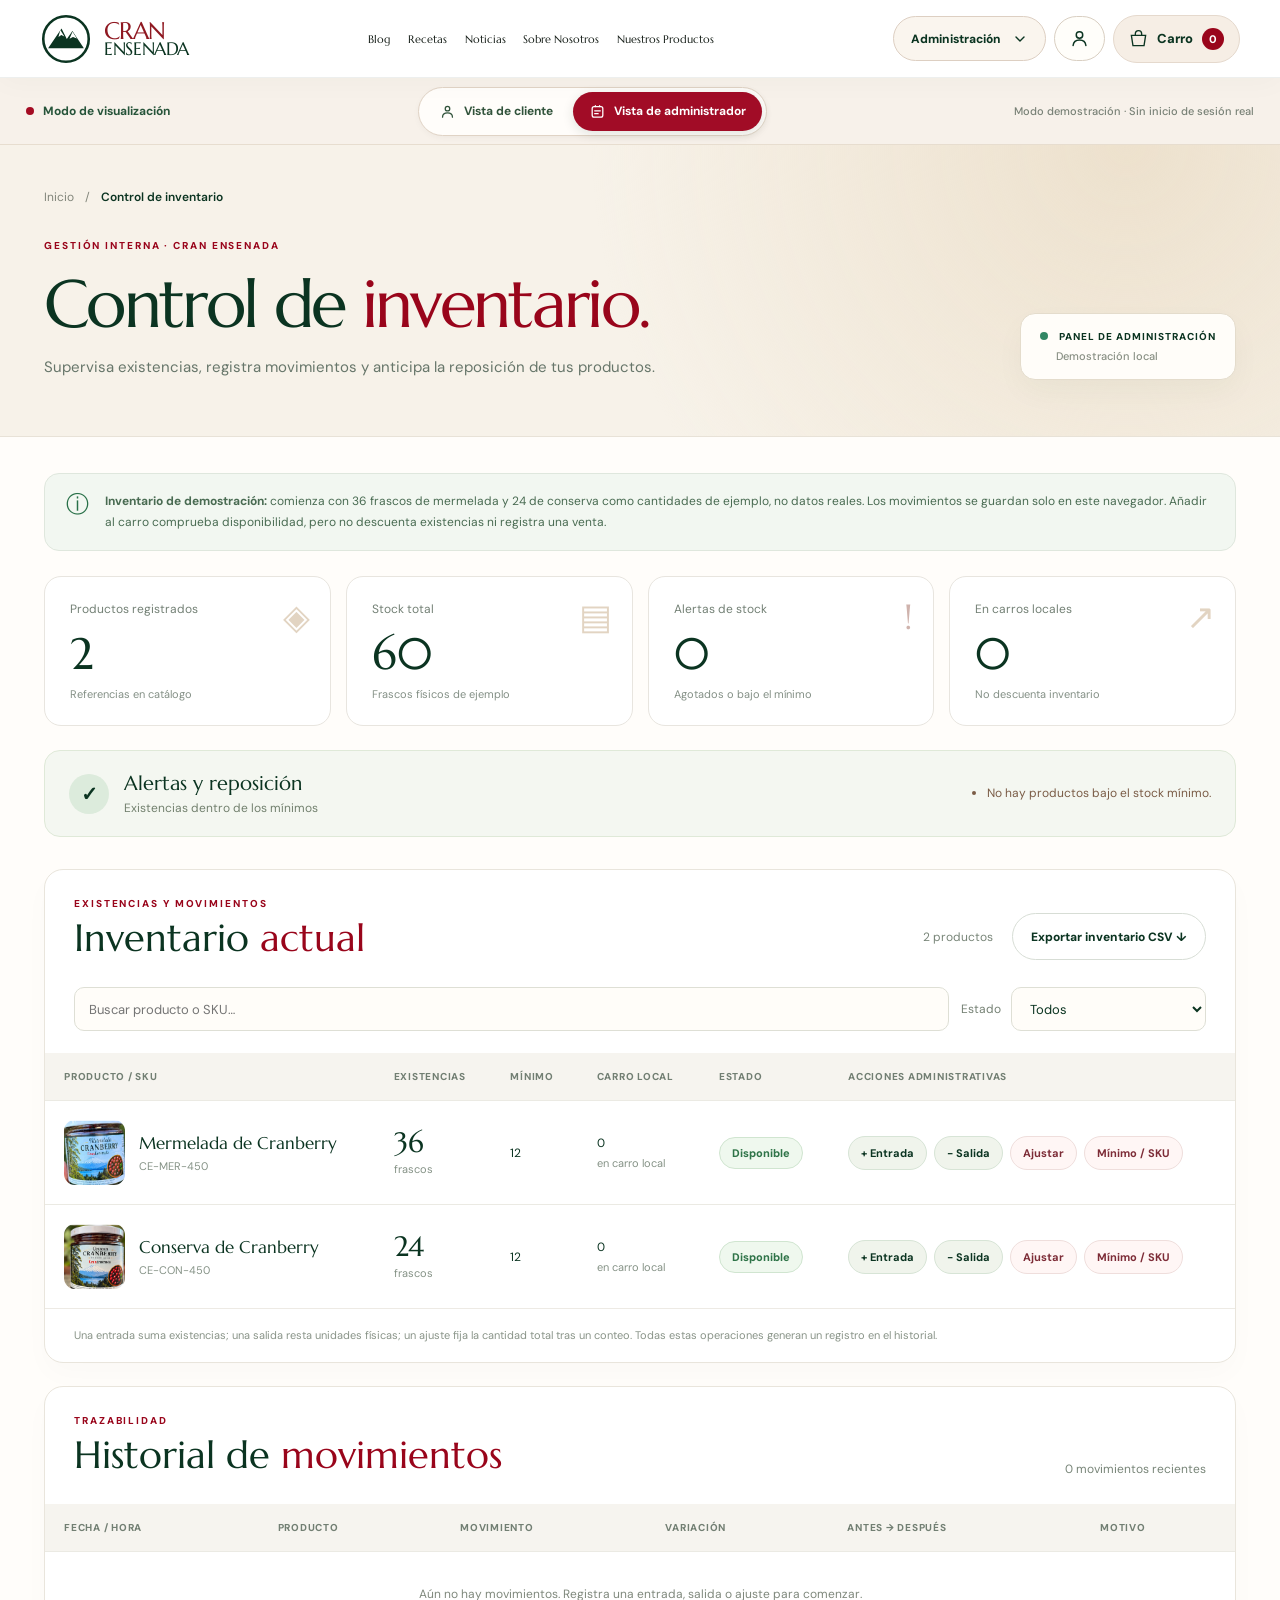
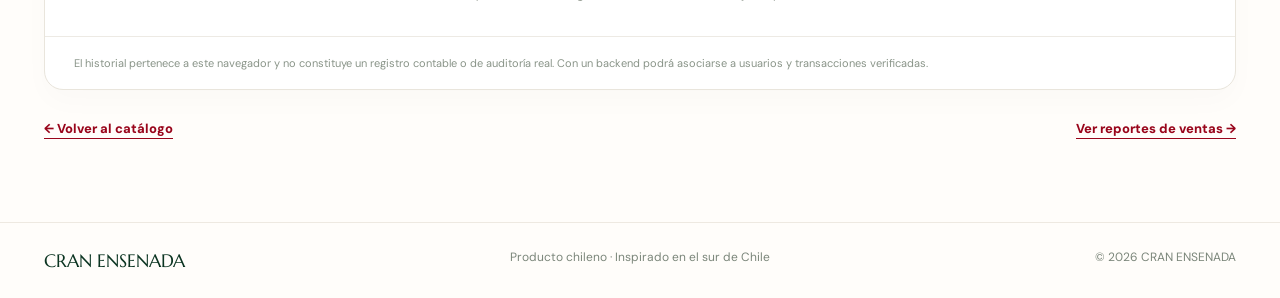
<file: html/inventario.html>
<!doctype html>
<html lang="es">
<head><meta charset="utf-8"/><meta content="width=device-width, initial-scale=1" name="viewport"/><meta content="#fffdfa" name="theme-color"/><meta content="Panel de control de inventario de CRAN ENSENADA: existencias, mínimos, movimientos y exportación." name="description"/><title>Control de inventario | CRAN ENSENADA</title><link href="../img/favicon.svg" rel="icon" type="image/svg+xml"/><link href="https://fonts.googleapis.com" rel="preconnect"/><link crossorigin="" href="https://fonts.gstatic.com" rel="preconnect"/><link href="https://fonts.googleapis.com/css2?family=DM+Sans:wght@400;500;600;700;800&amp;family=Marcellus&amp;display=swap" rel="stylesheet"/><link href="../styles/styles.css" rel="stylesheet"/><link href="../styles/tienda.css" rel="stylesheet"/><link href="../styles/contenido.css" rel="stylesheet"/><link href="../styles/cuenta.css" rel="stylesheet"/><link href="../styles/vistas.css" rel="stylesheet"/><script defer="" src="../js/script.js"></script><script defer="" src="../js/cuenta.js"></script><script defer="" src="../js/inventario-core.js"></script><script defer="" src="../js/tienda.js"></script><script defer="" src="../js/reportes.js"></script><link href="../styles/inventario.css" rel="stylesheet"/><script defer="" src="../js/inventario.js"></script></head>
<body class="ce-page iv-page" data-ce-page="inventario">
<a class="skip-link" href="#principal">Saltar al contenido</a>
<header class="site-header"><div class="header-inner container-wide"><a aria-label="CRAN ENSENADA · Inicio" class="brand" href="../index.html"><svg aria-hidden="true" class="brand-symbol" fill="none" viewbox="0 0 64 64"><circle cx="32" cy="32" r="28" stroke="currentColor" stroke-width="3.2"></circle><path d="M10 43.5h44L39.9 22 33 32 26.5 19 10 43.5Z" fill="currentColor"></path><path d="m25 21 5 8-3.8-1.8-3.5 2.2L25 21ZM40 23l5.4 8.5-4.8-2-4.3 2.1L40 23Z" fill="#fff"></path></svg><span class="brand-wordmark"><span>CRAN</span><span>ENSENADA</span></span></a><nav aria-label="Navegación principal" class="main-nav" id="primary-navigation"><a href="blog.html">Blog</a><a href="recetas.html">Recetas</a><a href="noticias.html">Noticias</a><a href="nosotros.html">Sobre Nosotros</a><a href="productos.html">Nuestros Productos</a><a aria-current="page" class="ce-admin-nav" data-ce-admin-only="" href="reportes.html">Reportes de ventas</a><a class="ce-admin-nav" data-ce-admin-only="" aria-current="page" href="inventario.html">Inventario</a></nav><div class="header-actions"><details class="ce-admin-menu" data-ce-admin-only="">
  <summary aria-label="Abrir herramientas de administración">Administración <svg class="ce-admin-chevron" aria-hidden="true" viewBox="0 0 24 24" fill="none"><path d="m6 9 6 6 6-6" stroke="currentColor" stroke-width="2.1" stroke-linecap="round" stroke-linejoin="round"/></svg></summary>
  <div class="ce-admin-menu-panel">
    <a href="inventario.html">Inventario</a>
    <a href="reportes.html">Reportes de ventas</a>
  </div>
</details><button class="ce-account-trigger" type="button" data-ce-account aria-label="Abrir mi cuenta: iniciar sesión o registrarse" title="Mi cuenta"><svg aria-hidden="true" viewBox="0 0 24 24" fill="none"><circle cx="12" cy="8" r="3.7" stroke="currentColor" stroke-width="1.7"/><path d="M4.7 20c.4-4.1 3.2-6.4 7.3-6.4s6.9 2.3 7.3 6.4" stroke="currentColor" stroke-width="1.7" stroke-linecap="round"/></svg><span class="ce-account-label">Mi cuenta</span></button><a aria-label="Ir al carro" class="ce-cart-link" href="carro.html"><svg aria-hidden="true" fill="none" viewbox="0 0 24 24"><path d="M3 8h18l-2 13H5L3 8Zm5 0V6a4 4 0 0 1 8 0v2" stroke="currentColor" stroke-linecap="round" stroke-width="1.7"></path></svg> Carro <span class="ce-cart-count" data-ce-cart-count="">0</span></a></div><button aria-controls="primary-navigation" aria-expanded="false" aria-label="Abrir menú" class="menu-toggle" type="button"><span></span><span></span><span></span></button></div></header>
<!-- Selector de vistas visible en todas las páginas (demostración) -->
<section class="ce-mode-strip" aria-label="Vista del sitio web">
  <div class="ce-mode-strip__inner">
    <div class="ce-mode-strip__label"><span class="ce-mode-strip__dot" aria-hidden="true"></span><span>Modo de visualización</span></div>
    <div class="ce-mode-switch" role="group" aria-label="Elegir entre vista de cliente y administrador">
      <button class="ce-mode-choice" type="button" data-ce-set-mode="cliente" aria-pressed="false">
        <svg aria-hidden="true" viewBox="0 0 24 24" fill="none"><circle cx="12" cy="8" r="3.2" stroke="currentColor" stroke-width="1.8"/><path d="M5 20c0-3.7 2.5-6 7-6s7 2.3 7 6" stroke="currentColor" stroke-width="1.8" stroke-linecap="round"/></svg>
        Vista de cliente
      </button>
      <button class="ce-mode-choice" type="button" data-ce-set-mode="administrador" aria-pressed="false">
        <svg aria-hidden="true" viewBox="0 0 24 24" fill="none"><rect x="4.5" y="5" width="15" height="15" rx="2.7" stroke="currentColor" stroke-width="1.8"/><path d="M9 5V3.5M15 5V3.5M8 11h8M8 15h5" stroke="currentColor" stroke-linecap="round" stroke-width="1.7"/></svg>
        Vista de administrador
      </button>
    </div>
    <span class="ce-mode-strip__note">Modo demostración · Sin inicio de sesión real</span>
  </div>
</section>

<main id="principal">
  <section class="iv-hero">
    <div class="ce-container">
      <nav aria-label="Ruta de navegación" class="ce-crumbs"><a href="../index.html">Inicio</a><span>/</span><strong>Control de inventario</strong></nav>
      <div class="iv-hero-row">
        <div><p class="ce-kicker">GESTIÓN INTERNA · CRAN ENSENADA</p><h1>Control de <em>inventario.</em></h1><p>Supervisa existencias, registra movimientos y anticipa la reposición de tus productos.</p></div>
        <div class="iv-hero-badge"><span class="iv-badge-dot"></span> PANEL DE ADMINISTRACIÓN <small>Demostración local</small></div>
      </div>
    </div>
  </section>
  <section id="iv-locked" class="ce-container iv-locked" hidden>
    <div class="iv-lock-icon">🔒</div><h2>Acceso de administrador</h2>
    <p>El control de inventario solo está disponible en la vista de administración. Este acceso es demostrativo y no sustituye un sistema de permisos seguro.</p>
    <button class="ce-btn" data-ce-toggle-mode type="button">Activar vista de administrador</button>
  </section>
  <div id="iv-app" class="ce-container iv-main">
    <div class="iv-notice"><span aria-hidden="true">ⓘ</span><p><strong>Inventario de demostración:</strong> comienza con 36 frascos de mermelada y 24 de conserva como cantidades de ejemplo, no datos reales. Los movimientos se guardan solo en este navegador. Añadir al carro comprueba disponibilidad, pero no descuenta existencias ni registra una venta.</p></div>
    <div class="iv-kpis">
      <article class="iv-kpi"><span>Productos registrados</span><strong id="iv-kpi-products">2</strong><small>Referencias en catálogo</small><div class="iv-kpi-mark">◈</div></article>
      <article class="iv-kpi"><span>Stock total</span><strong id="iv-kpi-stock">60</strong><small>Frascos físicos de ejemplo</small><div class="iv-kpi-mark">▤</div></article>
      <article class="iv-kpi"><span>Alertas de stock</span><strong id="iv-kpi-low">0</strong><small>Agotados o bajo el mínimo</small><div class="iv-kpi-mark">!</div></article>
      <article class="iv-kpi"><span>En carros locales</span><strong id="iv-kpi-cart">0</strong><small>No descuenta inventario</small><div class="iv-kpi-mark">↗</div></article>
    </div>
    <section class="iv-alert" id="iv-alert-box" aria-live="polite">
      <div class="iv-alert-heading"><span class="iv-alert-icon">✓</span><div><h2>Alertas y reposición</h2><p id="iv-alert-count">Existencias dentro de los mínimos</p></div></div>
      <ul id="iv-alert-list"><li>Sin alertas pendientes</li></ul>
    </section>
    <section class="iv-panel" aria-labelledby="iv-products-heading">
      <div class="iv-panel-top"><div><p class="ce-kicker">EXISTENCIAS Y MOVIMIENTOS</p><h2 id="iv-products-heading">Inventario <em>actual</em></h2></div><div class="iv-panel-tools"><span id="iv-products-count" class="iv-caption">2 productos</span><button id="iv-export" type="button" class="ce-btn ce-btn-stroke">Exportar inventario CSV ↓</button></div></div>
      <div class="iv-filter-row"><label class="iv-search-label"><span class="iv-sr-only">Buscar producto o SKU</span><input id="iv-search" type="search" placeholder="Buscar producto o SKU…" autocomplete="off"></label><label class="iv-select-label">Estado<select id="iv-filter"><option value="all">Todos</option><option value="low">Bajo mínimo o agotados</option><option value="out">Agotados</option></select></label></div>
      <div class="iv-table-scroll"><table class="iv-table"><thead><tr><th>Producto / SKU</th><th>Existencias</th><th>Mínimo</th><th>Carro local</th><th>Estado</th><th>Acciones administrativas</th></tr></thead><tbody id="iv-products-rows"></tbody></table></div>
      <div id="iv-products-empty" hidden class="iv-table-empty">No encontramos productos que coincidan con tu búsqueda.</div>
      <p class="iv-panel-footnote">Una entrada suma existencias; una salida resta unidades físicas; un ajuste fija la cantidad total tras un conteo. Todas estas operaciones generan un registro en el historial.</p>
    </section>
    <section class="iv-panel" aria-labelledby="iv-history-heading">
      <div class="iv-panel-top"><div><p class="ce-kicker">TRAZABILIDAD</p><h2 id="iv-history-heading">Historial de <em>movimientos</em></h2></div><span class="iv-caption" id="iv-movements-count">0 movimientos</span></div>
      <div class="iv-table-scroll"><table class="iv-table iv-history-table"><thead><tr><th>Fecha / hora</th><th>Producto</th><th>Movimiento</th><th>Variación</th><th>Antes → Después</th><th>Motivo</th></tr></thead><tbody id="iv-history-rows"></tbody></table></div>
      <p class="iv-panel-footnote">El historial pertenece a este navegador y no constituye un registro contable o de auditoría real. Con un backend podrá asociarse a usuarios y transacciones verificadas.</p>
    </section>
    <div class="iv-bottom-links"><a href="productos.html">← Volver al catálogo</a><a href="reportes.html">Ver reportes de ventas →</a></div>
  </div>
</main>
<footer class="ce-simple-footer"><div class="ce-container ce-footer-row"><strong>CRAN ENSENADA</strong><span>Producto chileno · Inspirado en el sur de Chile</span><span>© <span id="year"></span> CRAN ENSENADA</span></div></footer>
<dialog id="iv-dialog" class="ce-dialog iv-dialog" aria-labelledby="iv-dialog-title">
 <div class="ce-dialog-top"><p class="ce-kicker">ADMINISTRACIÓN · STOCK</p><button type="button" id="iv-dialog-close" class="ce-dialog-x" aria-label="Cerrar">×</button></div>
 <h2 id="iv-dialog-title">Registrar movimiento</h2><p><strong id="iv-dialog-product"></strong></p><p id="iv-dialog-current"></p>
 <form id="iv-dialog-form" class="ce-form">
  <div id="iv-movement-fields">
   <label><span id="iv-movement-label">Cantidad de frascos</span><input id="iv-movement-qty" type="number" min="1" max="1000000" step="1" required></label>
   <label>Motivo del movimiento<textarea id="iv-movement-reason" minlength="3" maxlength="160" placeholder="Ej.: Recepción de mercadería, venta presencial, merma o conteo físico" required></textarea></label>
  </div>
  <div id="iv-settings-fields" hidden>
   <label>Stock mínimo para alertas<input id="iv-settings-min" type="number" min="0" max="1000000" step="1"></label>
   <label>Código SKU del producto<input id="iv-settings-sku" type="text" maxlength="34" placeholder="CE-MER-450"></label>
  </div>
  <p class="iv-dialog-error" id="iv-dialog-error" hidden role="alert"></p>
  <div class="ce-dialog-actions"><button class="ce-btn ce-btn-cream" id="iv-dialog-cancel" type="button">Cancelar</button><button class="ce-btn" type="submit">Guardar cambios</button></div>
 </form>
</dialog>
<div role="status" aria-live="polite" class="ce-toast" id="ce-toast"></div>
</body></html>
</file>
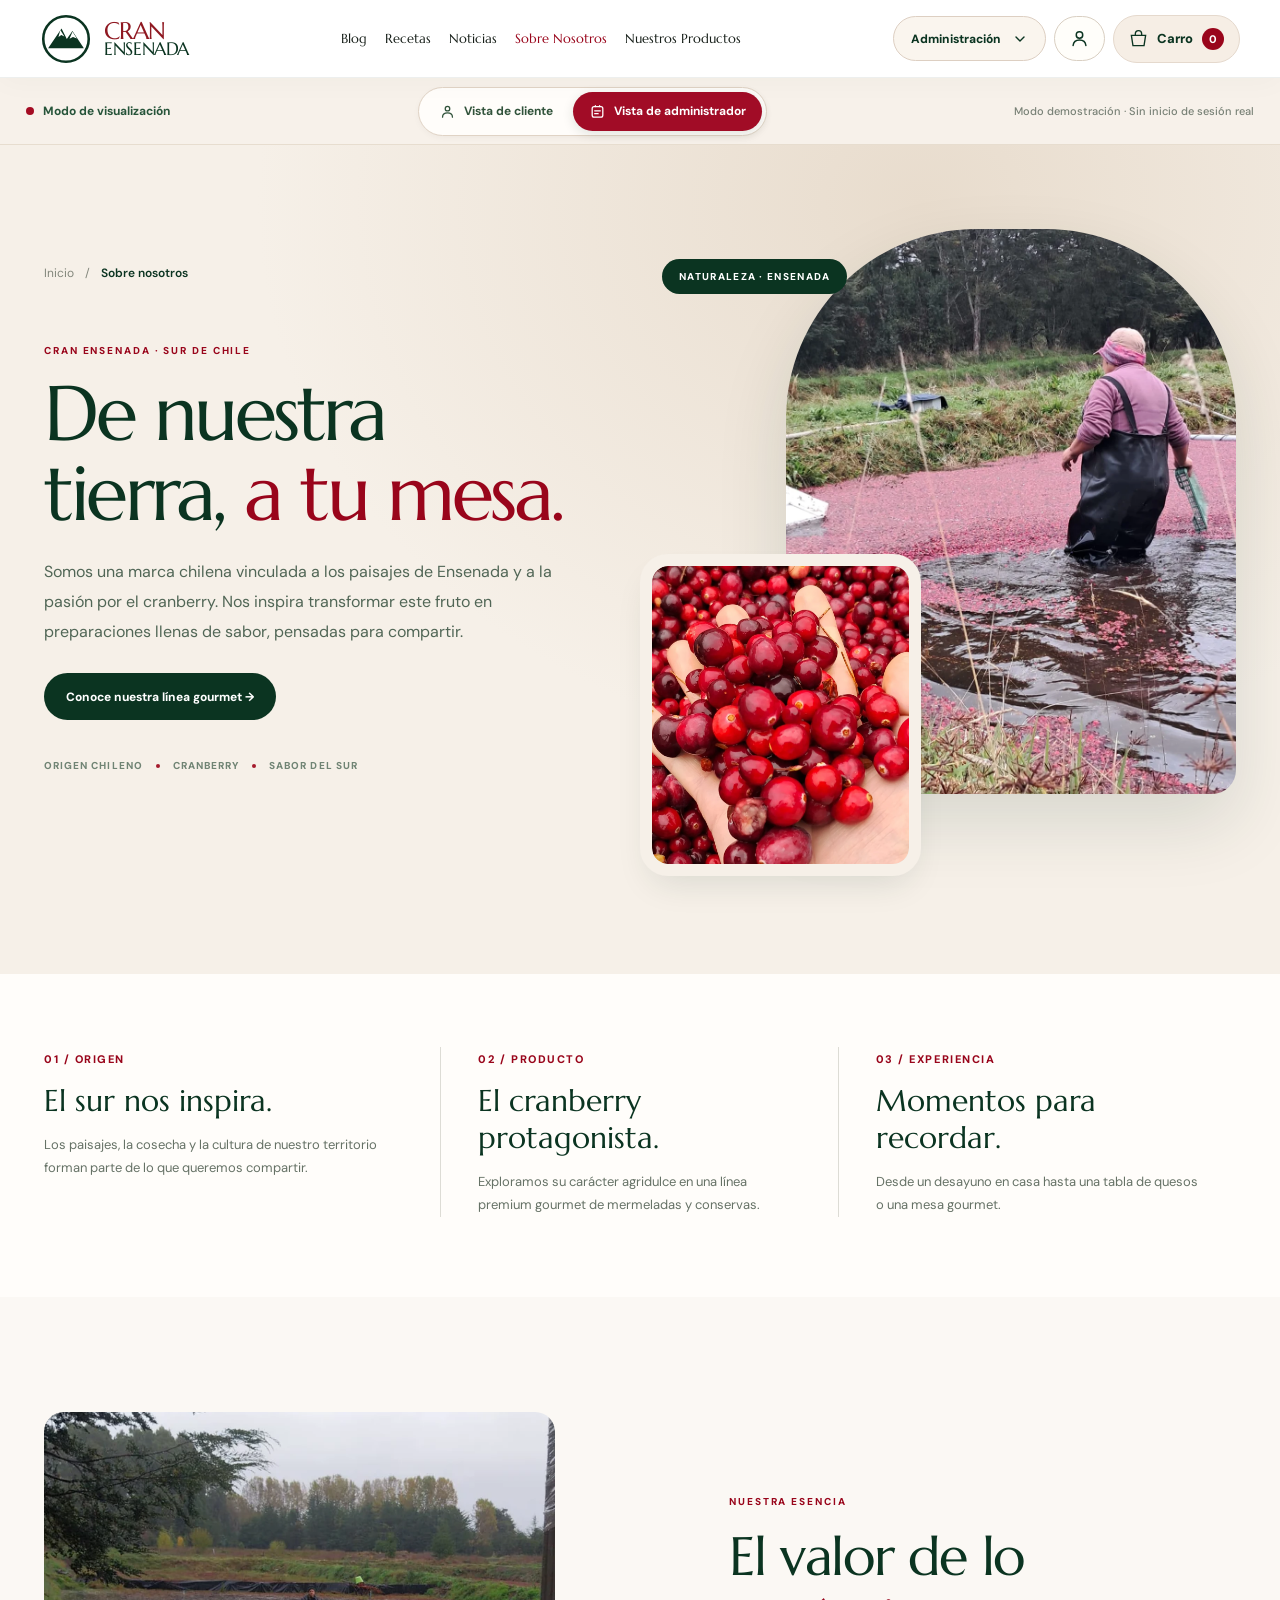
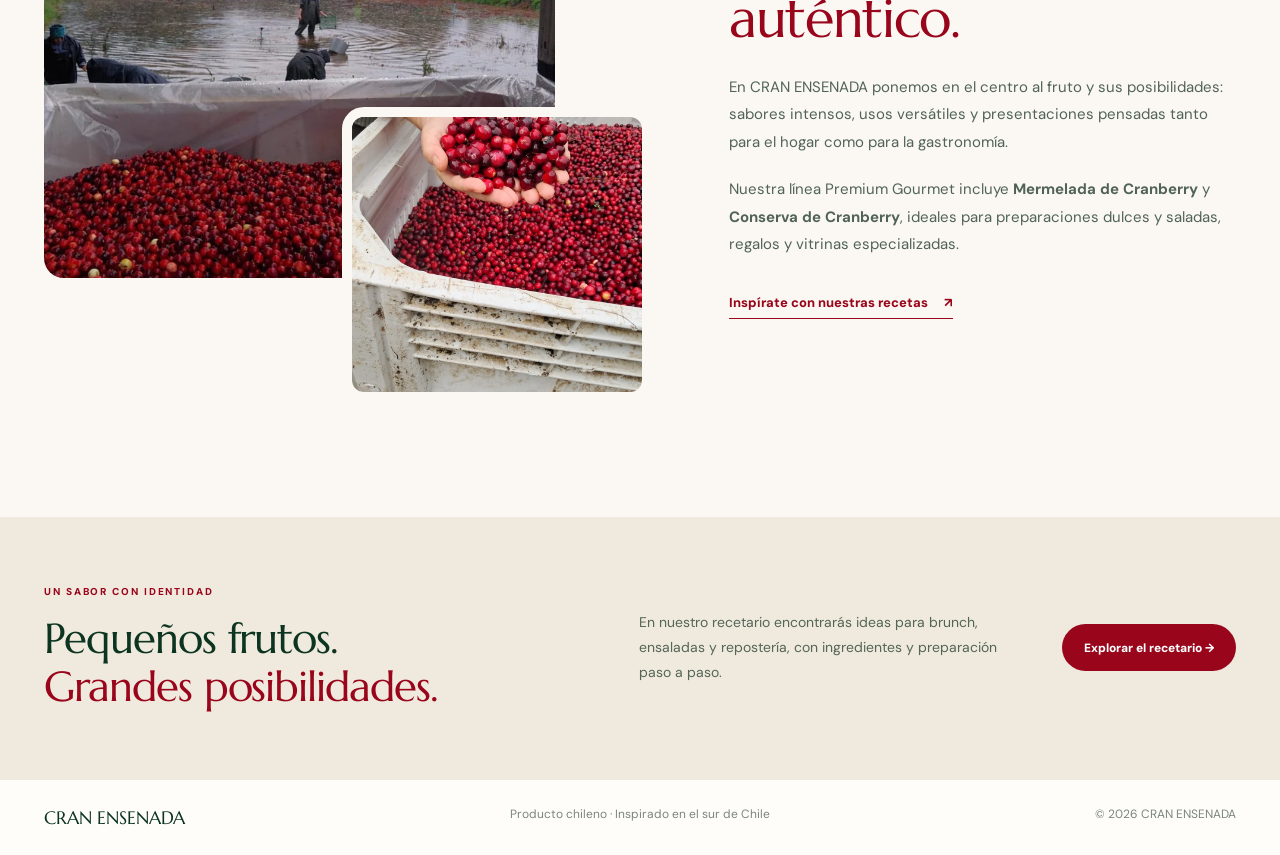
<file: html/nosotros.html>
<!DOCTYPE html>

<html lang="es"><head><meta charset="utf-8"/><meta content="width=device-width, initial-scale=1" name="viewport"/><meta content="#fffdfa" name="theme-color"/><meta content="Conoce la esencia y el origen de CRAN ENSENADA, una marca chilena de preparaciones premium gourmet con cranberry." name="description"/><title>Sobre nosotros | CRAN ENSENADA</title><link href="../img/favicon.svg" rel="icon" type="image/svg+xml"/><link href="https://fonts.googleapis.com" rel="preconnect"/><link crossorigin="" href="https://fonts.gstatic.com" rel="preconnect"/><link href="https://fonts.googleapis.com/css2?family=DM+Sans:wght@400;500;600;700;800&amp;family=Marcellus&amp;display=swap" rel="stylesheet"/><link href="../styles/styles.css" rel="stylesheet"/><link href="../styles/tienda.css" rel="stylesheet"/><link href="../styles/inventario.css" rel="stylesheet"/><link href="../styles/contenido.css" rel="stylesheet"/><link href="../styles/cuenta.css" rel="stylesheet"/><link href="../styles/vistas.css" rel="stylesheet"/><script defer="" src="../js/script.js"></script><script defer="" src="../js/cuenta.js"></script><script defer="" src="../js/inventario-core.js"></script><script defer="" src="../js/tienda.js"></script></head><body class="ce-page" data-ce-page="nosotros"><a class="skip-link" href="#principal">Saltar al contenido principal</a><header class="site-header"><div class="header-inner container-wide"><a aria-label="CRAN ENSENADA · Inicio" class="brand" href="../index.html"><svg aria-hidden="true" class="brand-symbol" fill="none" viewbox="0 0 64 64"><circle cx="32" cy="32" r="28" stroke="currentColor" stroke-width="3.2"></circle><path d="M10 43.5h44L39.9 22 33 32 26.5 19 10 43.5Z" fill="currentColor"></path><path d="m25 21 5 8-3.8-1.8-3.5 2.2L25 21ZM40 23l5.4 8.5-4.8-2-4.3 2.1L40 23Z" fill="#fff"></path></svg><span class="brand-wordmark"><span>CRAN</span><span>ENSENADA</span></span></a><nav aria-label="Navegación principal" class="main-nav" id="primary-navigation"><a href="blog.html">Blog</a><a href="recetas.html">Recetas</a><a href="noticias.html">Noticias</a><a aria-current="page" href="nosotros.html">Sobre Nosotros</a><a href="productos.html">Nuestros Productos</a><a class="ce-admin-nav" data-ce-admin-only="" href="reportes.html">Reportes de ventas</a><a class="ce-admin-nav" data-ce-admin-only="" href="inventario.html">Inventario</a></nav><div class="header-actions"><details class="ce-admin-menu" data-ce-admin-only="">
  <summary aria-label="Abrir herramientas de administración">Administración <svg class="ce-admin-chevron" aria-hidden="true" viewBox="0 0 24 24" fill="none"><path d="m6 9 6 6 6-6" stroke="currentColor" stroke-width="2.1" stroke-linecap="round" stroke-linejoin="round"/></svg></summary>
  <div class="ce-admin-menu-panel">
    <a href="inventario.html">Inventario</a>
    <a href="reportes.html">Reportes de ventas</a>
  </div>
</details><button class="ce-account-trigger" type="button" data-ce-account aria-label="Abrir mi cuenta: iniciar sesión o registrarse" title="Mi cuenta"><svg aria-hidden="true" viewBox="0 0 24 24" fill="none"><circle cx="12" cy="8" r="3.7" stroke="currentColor" stroke-width="1.7"/><path d="M4.7 20c.4-4.1 3.2-6.4 7.3-6.4s6.9 2.3 7.3 6.4" stroke="currentColor" stroke-width="1.7" stroke-linecap="round"/></svg><span class="ce-account-label">Mi cuenta</span></button><a aria-label="Ir al carro" class="ce-cart-link" href="carro.html"><svg aria-hidden="true" fill="none" viewbox="0 0 24 24"><path d="M3 8h18l-2 13H5L3 8Zm5 0V6a4 4 0 0 1 8 0v2" stroke="currentColor" stroke-linecap="round" stroke-width="1.7"></path></svg> Carro <span class="ce-cart-count" data-ce-cart-count="">0</span></a></div><button aria-controls="primary-navigation" aria-expanded="false" aria-label="Abrir menú" class="menu-toggle" type="button"><span></span><span></span><span></span></button></div></header>
<!-- Selector de vistas visible en todas las páginas (demostración) -->
<section class="ce-mode-strip" aria-label="Vista del sitio web">
  <div class="ce-mode-strip__inner">
    <div class="ce-mode-strip__label"><span class="ce-mode-strip__dot" aria-hidden="true"></span><span>Modo de visualización</span></div>
    <div class="ce-mode-switch" role="group" aria-label="Elegir entre vista de cliente y administrador">
      <button class="ce-mode-choice" type="button" data-ce-set-mode="cliente" aria-pressed="false">
        <svg aria-hidden="true" viewBox="0 0 24 24" fill="none"><circle cx="12" cy="8" r="3.2" stroke="currentColor" stroke-width="1.8"/><path d="M5 20c0-3.7 2.5-6 7-6s7 2.3 7 6" stroke="currentColor" stroke-width="1.8" stroke-linecap="round"/></svg>
        Vista de cliente
      </button>
      <button class="ce-mode-choice" type="button" data-ce-set-mode="administrador" aria-pressed="false">
        <svg aria-hidden="true" viewBox="0 0 24 24" fill="none"><rect x="4.5" y="5" width="15" height="15" rx="2.7" stroke="currentColor" stroke-width="1.8"/><path d="M9 5V3.5M15 5V3.5M8 11h8M8 15h5" stroke="currentColor" stroke-linecap="round" stroke-width="1.7"/></svg>
        Vista de administrador
      </button>
    </div>
    <span class="ce-mode-strip__note">Modo demostración · Sin inicio de sesión real</span>
  </div>
</section>
<main id="principal">
<section class="cn-about-hero"><div class="ce-container cn-about-hero-grid"><div class="cn-about-copy"><nav aria-label="Ruta de navegación" class="ce-crumbs"><a href="../index.html">Inicio</a><span>/</span><strong>Sobre nosotros</strong></nav><p class="ce-kicker">CRAN ENSENADA · SUR DE CHILE</p><h1>De nuestra tierra, <em>a tu mesa.</em></h1><p>Somos una marca chilena vinculada a los paisajes de Ensenada y a la pasión por el cranberry. Nos inspira transformar este fruto en preparaciones llenas de sabor, pensadas para compartir.</p><a class="ce-btn" href="productos.html">Conoce nuestra línea gourmet →</a><div class="cn-about-mini">ORIGEN CHILENO <span></span> CRANBERRY <span></span> SABOR DEL SUR</div></div><div class="cn-about-collage"><img alt="Trabajo en zona de cosecha de cranberry" class="cn-about-collage-main" loading="eager" src="../img/cosecha-tradicional.webp"/><img alt="Cranberries rojos recién cosechados" class="cn-about-collage-small" loading="eager" src="../img/fruta-cranberry.webp"/><span class="cn-about-caption">NATURALEZA · ENSENADA</span></div></div></section>
<section class="cn-about-pillars ce-container"><div><span>01 / ORIGEN</span><h2>El sur nos inspira.</h2><p>Los paisajes, la cosecha y la cultura de nuestro territorio forman parte de lo que queremos compartir.</p></div><div><span>02 / PRODUCTO</span><h2>El cranberry protagonista.</h2><p>Exploramos su carácter agridulce en una línea premium gourmet de mermeladas y conservas.</p></div><div><span>03 / EXPERIENCIA</span><h2>Momentos para recordar.</h2><p>Desde un desayuno en casa hasta una tabla de quesos o una mesa gourmet.</p></div></section>
<section class="cn-about-story"><div class="ce-container cn-about-story-grid"><div class="cn-about-story-images"><img alt="Zona de producción y recolección de cranberry en el sur de Chile" loading="lazy" src="../img/paisaje-cosecha.webp"/><img alt="Cranberries frescos seleccionados para su elaboración" loading="lazy" src="../img/seleccion-cranberry.webp"/></div><div><p class="ce-kicker">NUESTRA ESENCIA</p><h2>El valor de lo <em>auténtico.</em></h2><p>En CRAN ENSENADA ponemos en el centro al fruto y sus posibilidades: sabores intensos, usos versátiles y presentaciones pensadas tanto para el hogar como para la gastronomía.</p><p>Nuestra línea Premium Gourmet incluye <strong>Mermelada de Cranberry</strong> y <strong>Conserva de Cranberry</strong>, ideales para preparaciones dulces y saladas, regalos y vitrinas especializadas.</p><a class="cn-inline-link" href="recetas.html">Inspírate con nuestras recetas <span>↗</span></a></div></div></section>
<section class="cn-about-end"><div class="ce-container cn-about-end-grid"><div><p class="ce-kicker">UN SABOR CON IDENTIDAD</p><h2>Pequeños frutos.<br/><em>Grandes posibilidades.</em></h2></div><p>En nuestro recetario encontrarás ideas para brunch, ensaladas y repostería, con ingredientes y preparación paso a paso.</p><a class="ce-btn ce-btn-red" href="recetas.html">Explorar el recetario →</a></div></section>
</main><footer class="ce-simple-footer"><div class="ce-container ce-footer-row"><strong>CRAN ENSENADA</strong><span>Producto chileno · Inspirado en el sur de Chile</span><span>© <span id="year"></span> CRAN ENSENADA</span></div></footer><div aria-live="polite" class="ce-toast" id="ce-toast" role="status"></div></body></html>
</file>
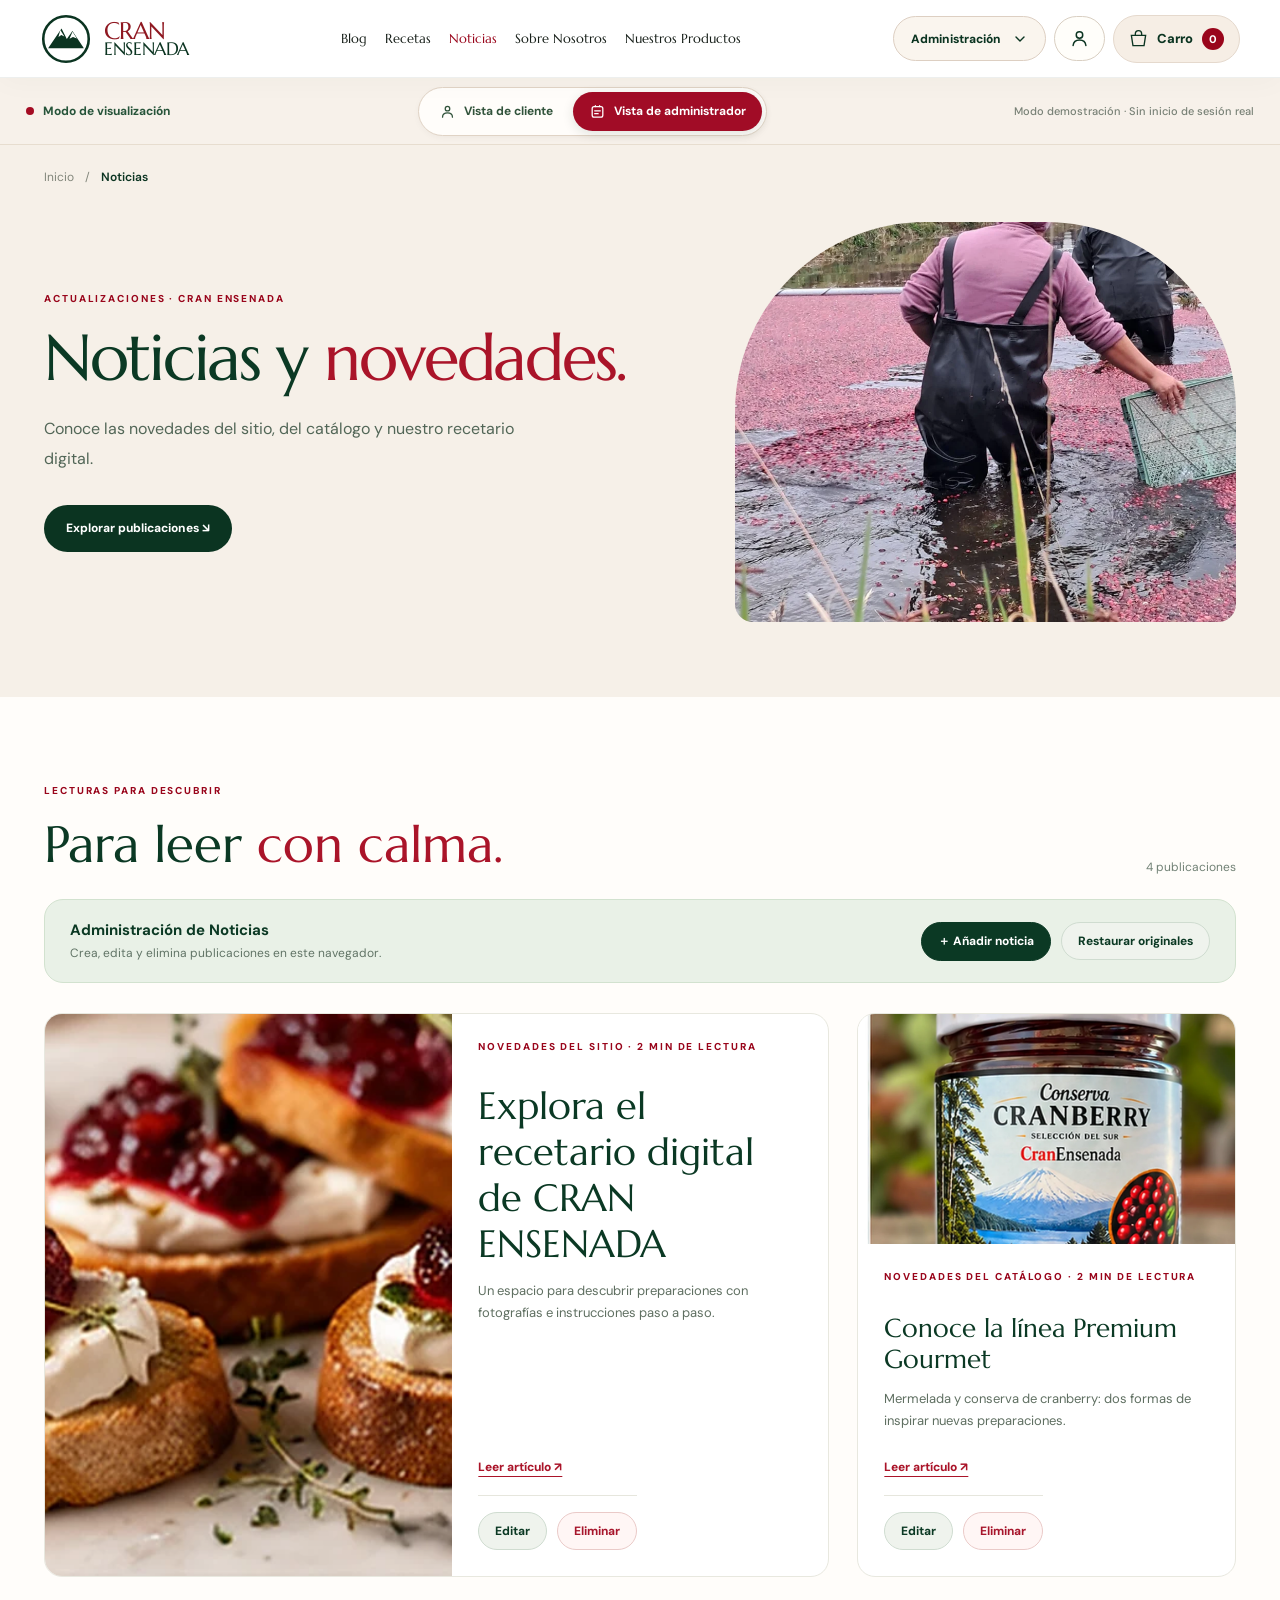
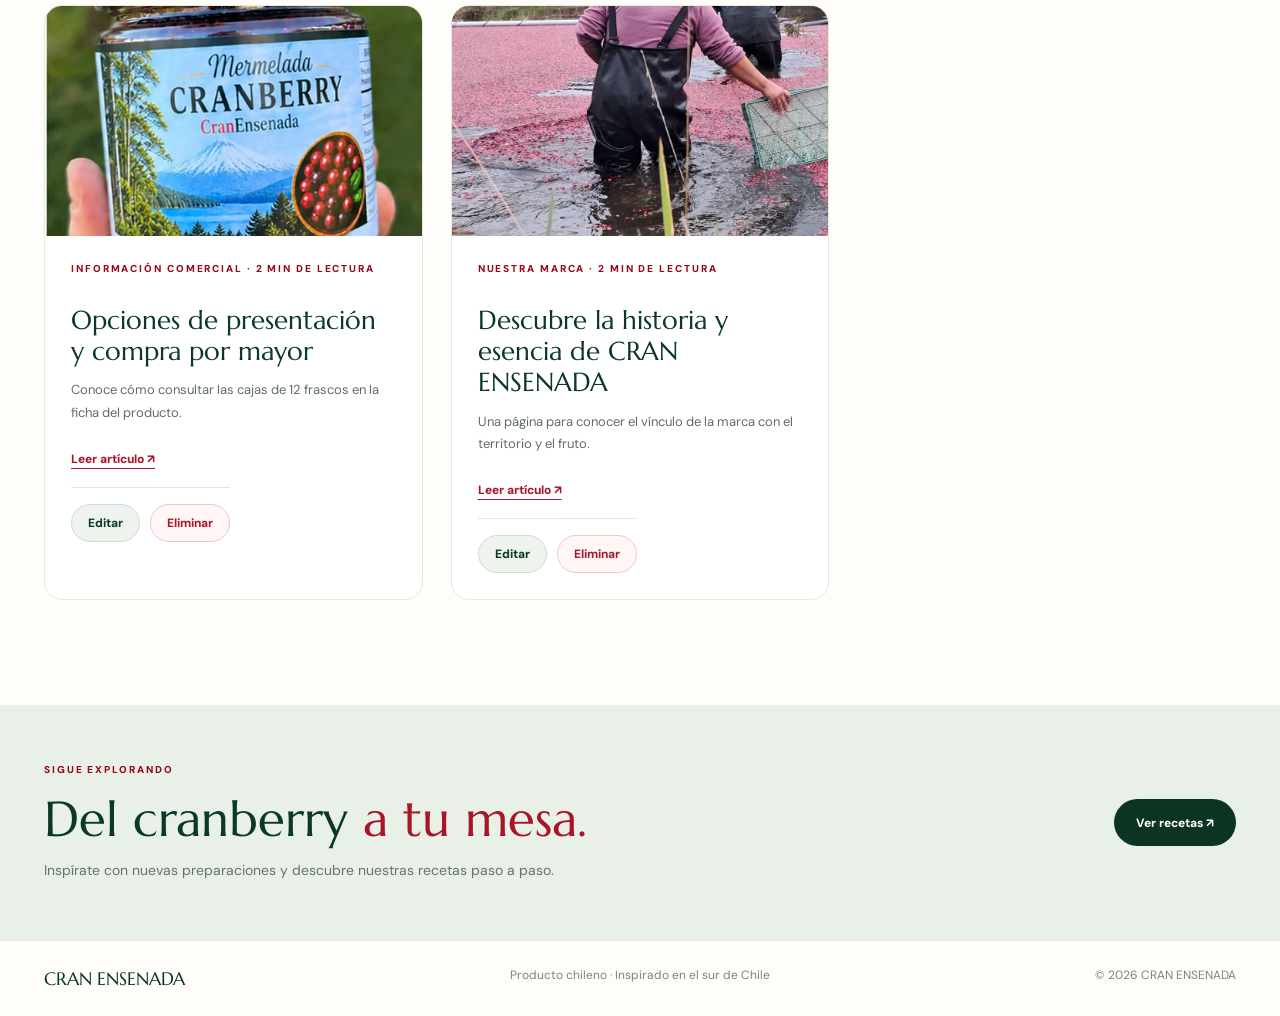
<file: html/noticias.html>
<!DOCTYPE html>

<html lang="es"><head><meta charset="utf-8"/><meta content="width=device-width, initial-scale=1" name="viewport"/><meta content="#fffdfa" name="theme-color"/><meta content="Actualizaciones y contenidos informativos del sitio CRAN ENSENADA." name="description"/><title>Noticias | CRAN ENSENADA</title><link href="../img/favicon.svg" rel="icon" type="image/svg+xml"/><link href="https://fonts.googleapis.com" rel="preconnect"/><link crossorigin="" href="https://fonts.gstatic.com" rel="preconnect"/><link href="https://fonts.googleapis.com/css2?family=DM+Sans:wght@400;500;600;700;800&amp;family=Marcellus&amp;display=swap" rel="stylesheet"/><link href="../styles/styles.css" rel="stylesheet"/><link href="../styles/tienda.css" rel="stylesheet"/><link href="../styles/inventario.css" rel="stylesheet"/><link href="../styles/contenido.css" rel="stylesheet"/><link href="../styles/cuenta.css" rel="stylesheet"/><link href="../styles/vistas.css" rel="stylesheet"/><link href="../styles/receta-detalle.css" rel="stylesheet"/><script defer="" src="../js/script.js"></script><script defer="" src="../js/cuenta.js"></script><script defer="" src="../js/inventario-core.js"></script><script defer="" src="../js/tienda.js"></script><link href="../styles/revista.css" rel="stylesheet"/><script defer="True" src="../js/articulos-data.js"></script><script defer="True" src="../js/articulos-store.js"></script><script defer="True" src="../js/articulos.js"></script><link href="../styles/articulos-admin.css" rel="stylesheet"/></head><body class="ce-page cn-magazine" data-ce-page="noticias"><a class="skip-link" href="#principal">Saltar al contenido principal</a><header class="site-header"><div class="header-inner container-wide"><a aria-label="CRAN ENSENADA · Inicio" class="brand" href="../index.html"><svg aria-hidden="true" class="brand-symbol" fill="none" viewbox="0 0 64 64"><circle cx="32" cy="32" r="28" stroke="currentColor" stroke-width="3.2"></circle><path d="M10 43.5h44L39.9 22 33 32 26.5 19 10 43.5Z" fill="currentColor"></path><path d="m25 21 5 8-3.8-1.8-3.5 2.2L25 21ZM40 23l5.4 8.5-4.8-2-4.3 2.1L40 23Z" fill="#fff"></path></svg><span class="brand-wordmark"><span>CRAN</span><span>ENSENADA</span></span></a><nav aria-label="Navegación principal" class="main-nav" id="primary-navigation"><a href="blog.html">Blog</a><a href="recetas.html">Recetas</a><a aria-current="page" href="noticias.html">Noticias</a><a href="nosotros.html">Sobre Nosotros</a><a href="productos.html">Nuestros Productos</a><a class="ce-admin-nav" data-ce-admin-only="" href="reportes.html">Reportes de ventas</a><a class="ce-admin-nav" data-ce-admin-only="" href="inventario.html">Inventario</a></nav><div class="header-actions"><details class="ce-admin-menu" data-ce-admin-only="">
  <summary aria-label="Abrir herramientas de administración">Administración <svg class="ce-admin-chevron" aria-hidden="true" viewBox="0 0 24 24" fill="none"><path d="m6 9 6 6 6-6" stroke="currentColor" stroke-width="2.1" stroke-linecap="round" stroke-linejoin="round"/></svg></summary>
  <div class="ce-admin-menu-panel">
    <a href="inventario.html">Inventario</a>
    <a href="reportes.html">Reportes de ventas</a>
  </div>
</details><button class="ce-account-trigger" type="button" data-ce-account aria-label="Abrir mi cuenta: iniciar sesión o registrarse" title="Mi cuenta"><svg aria-hidden="true" viewBox="0 0 24 24" fill="none"><circle cx="12" cy="8" r="3.7" stroke="currentColor" stroke-width="1.7"/><path d="M4.7 20c.4-4.1 3.2-6.4 7.3-6.4s6.9 2.3 7.3 6.4" stroke="currentColor" stroke-width="1.7" stroke-linecap="round"/></svg><span class="ce-account-label">Mi cuenta</span></button><a aria-label="Ir al carro" class="ce-cart-link" href="carro.html"><svg aria-hidden="true" fill="none" viewbox="0 0 24 24"><path d="M3 8h18l-2 13H5L3 8Zm5 0V6a4 4 0 0 1 8 0v2" stroke="currentColor" stroke-linecap="round" stroke-width="1.7"></path></svg> Carro <span class="ce-cart-count" data-ce-cart-count="">0</span></a></div><button aria-controls="primary-navigation" aria-expanded="false" aria-label="Abrir menú" class="menu-toggle" type="button"><span></span><span></span><span></span></button></div></header>
<!-- Selector de vistas visible en todas las páginas (demostración) -->
<section class="ce-mode-strip" aria-label="Vista del sitio web">
  <div class="ce-mode-strip__inner">
    <div class="ce-mode-strip__label"><span class="ce-mode-strip__dot" aria-hidden="true"></span><span>Modo de visualización</span></div>
    <div class="ce-mode-switch" role="group" aria-label="Elegir entre vista de cliente y administrador">
      <button class="ce-mode-choice" type="button" data-ce-set-mode="cliente" aria-pressed="false">
        <svg aria-hidden="true" viewBox="0 0 24 24" fill="none"><circle cx="12" cy="8" r="3.2" stroke="currentColor" stroke-width="1.8"/><path d="M5 20c0-3.7 2.5-6 7-6s7 2.3 7 6" stroke="currentColor" stroke-width="1.8" stroke-linecap="round"/></svg>
        Vista de cliente
      </button>
      <button class="ce-mode-choice" type="button" data-ce-set-mode="administrador" aria-pressed="false">
        <svg aria-hidden="true" viewBox="0 0 24 24" fill="none"><rect x="4.5" y="5" width="15" height="15" rx="2.7" stroke="currentColor" stroke-width="1.8"/><path d="M9 5V3.5M15 5V3.5M8 11h8M8 15h5" stroke="currentColor" stroke-linecap="round" stroke-width="1.7"/></svg>
        Vista de administrador
      </button>
    </div>
    <span class="ce-mode-strip__note">Modo demostración · Sin inicio de sesión real</span>
  </div>
</section>
<main id="principal"><section class="cn-magazine-hero"><div class="ce-container"><nav aria-label="Ruta de navegación" class="ce-crumbs"><a href="../index.html">Inicio</a><span>/</span><strong>Noticias</strong></nav><div class="cn-magazine-hero-grid"><div><p class="ce-kicker">ACTUALIZACIONES · CRAN ENSENADA</p><h1>Noticias y <em>novedades.</em></h1><p>Conoce las novedades del sitio, del catálogo y nuestro recetario digital.</p><a class="ce-btn" href="#articulos">Explorar publicaciones ↘</a></div><img alt="Inspiración visual de CRAN ENSENADA" src="../img/cosecha-en-ensenada.webp"/></div></div></section>
<section class="ce-container cn-magazine-content" id="articulos"><div class="cn-magazine-head"><div><p class="ce-kicker">LECTURAS PARA DESCUBRIR</p><h2>Para leer <em>con calma.</em></h2></div><span>4 publicaciones editoriales</span></div><div class="cn-magazine-grid" id="cn-articles-grid"></div></section>
<section class="cn-magazine-promo"><div class="ce-container"><div><p class="ce-kicker">SIGUE EXPLORANDO</p><h2>Del cranberry <em>a tu mesa.</em></h2><p>Inspírate con nuevas preparaciones y descubre nuestras recetas paso a paso.</p></div><a class="ce-btn" href="recetas.html">Ver recetas ↗</a></div></section></main><footer class="ce-simple-footer"><div class="ce-container ce-footer-row"><strong>CRAN ENSENADA</strong><span>Producto chileno · Inspirado en el sur de Chile</span><span>© <span id="year"></span> CRAN ENSENADA</span></div></footer><div aria-live="polite" class="ce-toast" id="ce-toast" role="status"></div></body></html>
</file>
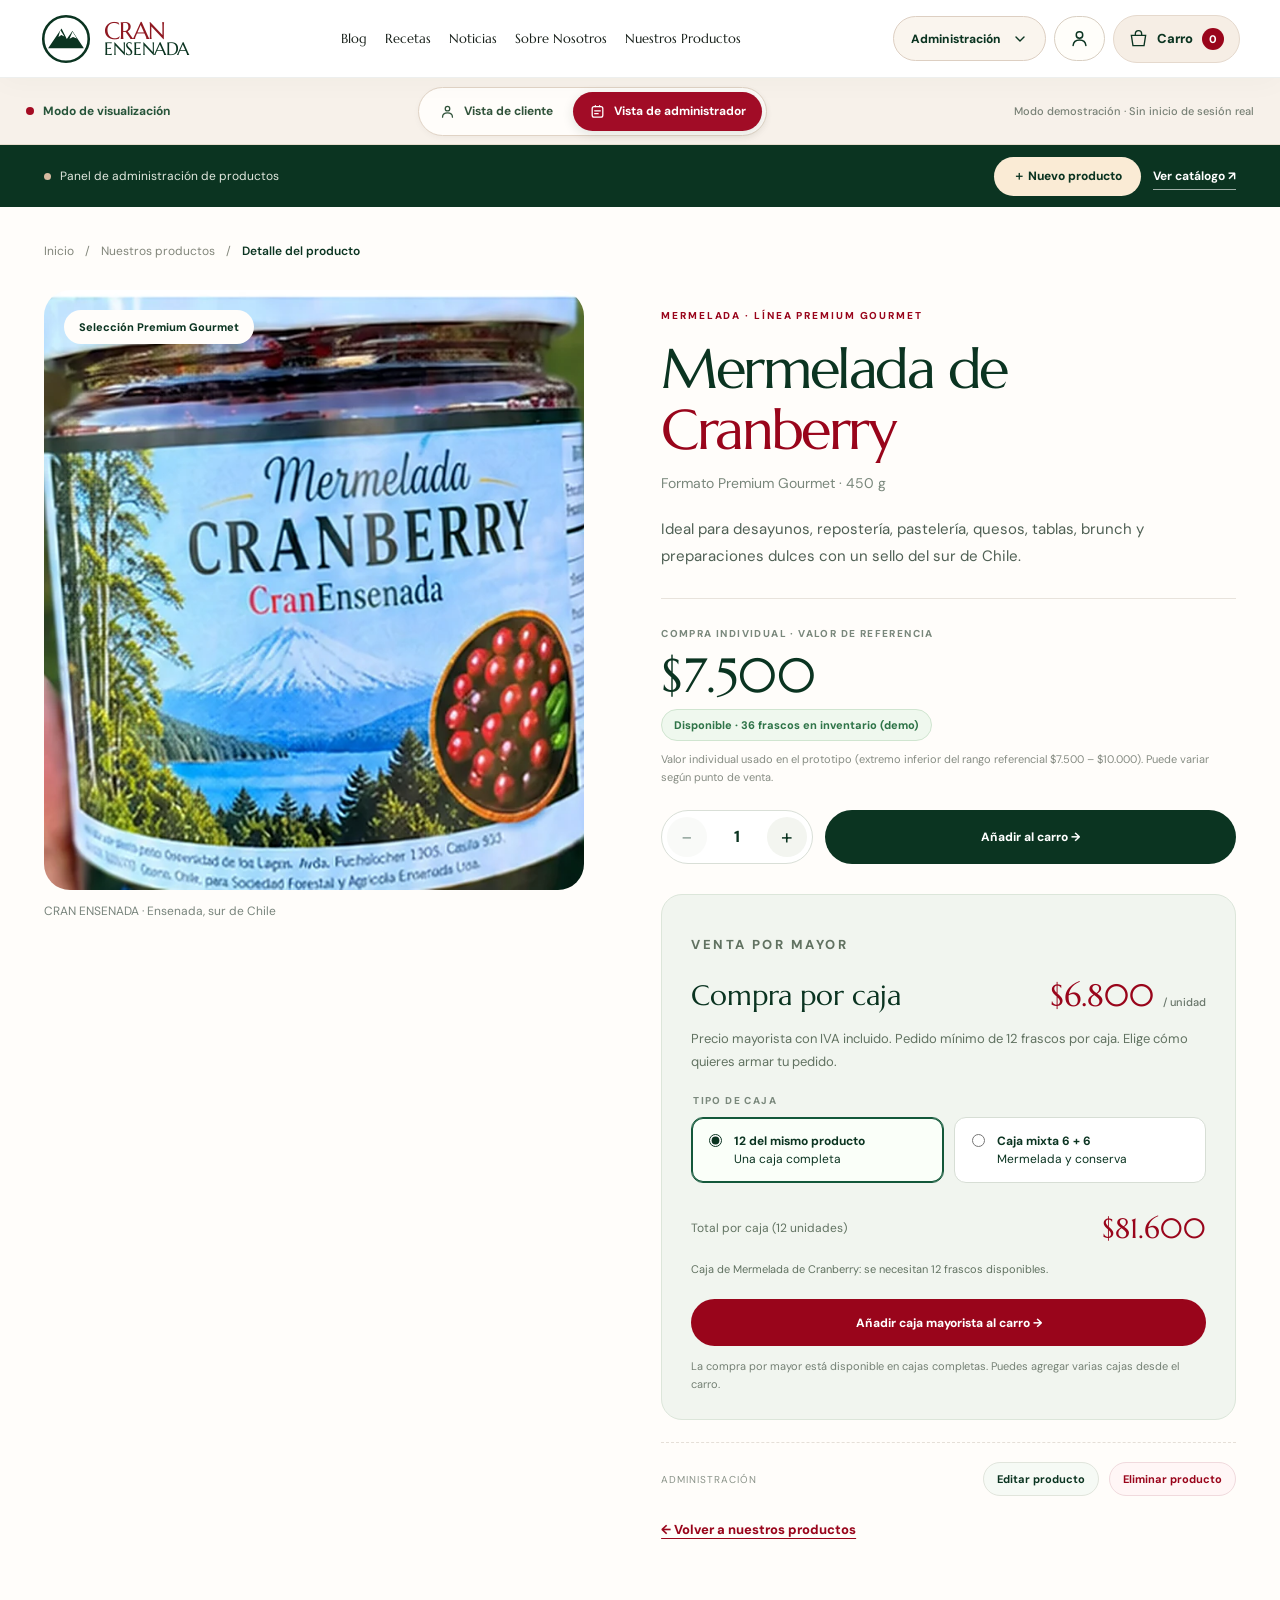
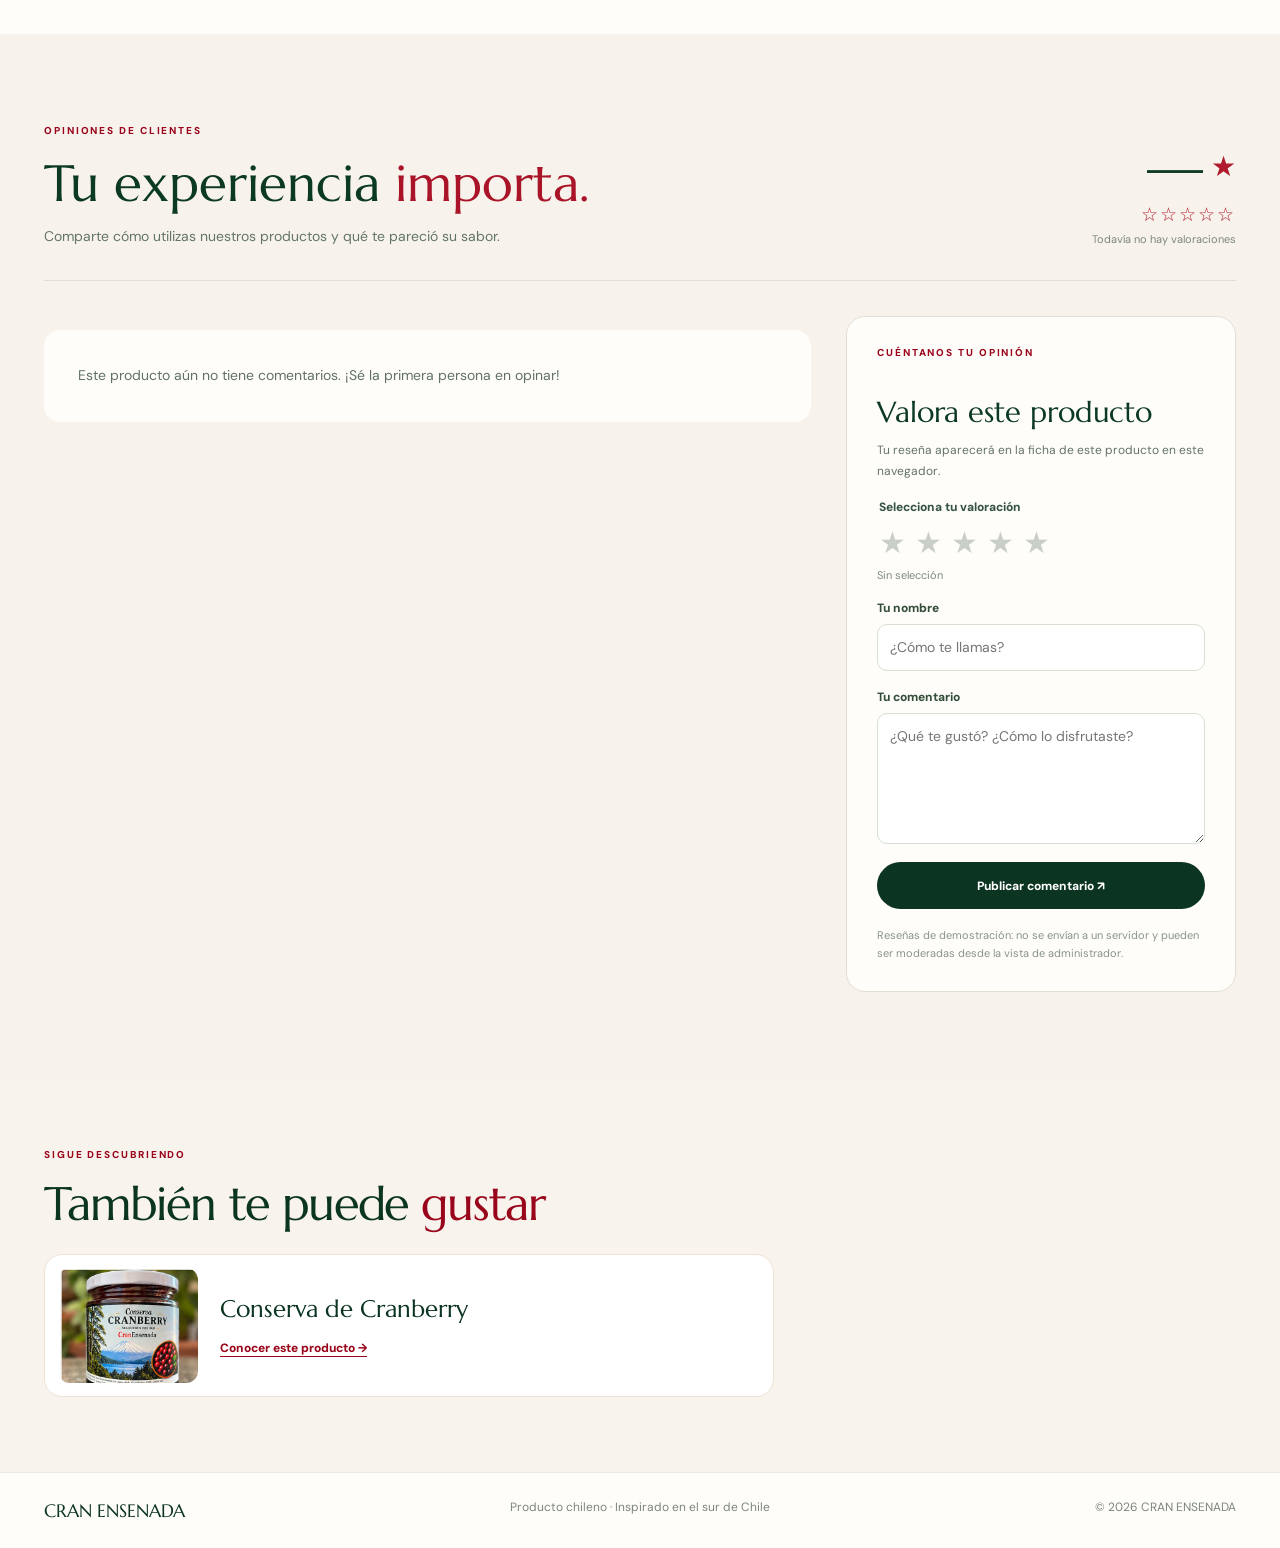
<file: html/producto.html>
<!DOCTYPE html>

<html lang="es"><head><meta charset="utf-8"/><meta content="width=device-width,initial-scale=1" name="viewport"/><meta content="#fffdfa" name="theme-color"/><title>Detalle del producto | CRAN ENSENADA</title><meta content="Detalles, precios y opciones de compra minorista y mayorista para los productos CRAN ENSENADA." name="description"/><link href="../img/favicon.svg" rel="icon" type="image/svg+xml"/><link href="https://fonts.googleapis.com" rel="preconnect"/><link crossorigin="" href="https://fonts.gstatic.com" rel="preconnect"/><link href="https://fonts.googleapis.com/css2?family=DM+Sans:wght@400;500;600;700;800&amp;family=Marcellus&amp;display=swap" rel="stylesheet"/><link href="../styles/styles.css" rel="stylesheet"/><link href="../styles/tienda.css" rel="stylesheet"/><link href="../styles/inventario.css" rel="stylesheet"/><link href="../styles/contenido.css" rel="stylesheet"/><link href="../styles/cuenta.css" rel="stylesheet"/><link href="../styles/vistas.css" rel="stylesheet"/><script defer="" src="../js/script.js"></script><script defer="" src="../js/cuenta.js"></script><script defer="" src="../js/inventario-core.js"></script><script defer="" src="../js/tienda.js"></script><link href="../styles/revista.css" rel="stylesheet"/><script defer="True" src="../js/resenas.js"></script></head><body class="ce-page" data-ce-page="detalle"><a class="skip-link" href="#principal">Saltar al contenido principal</a><header class="site-header"><div class="header-inner container-wide"><a aria-label="CRAN ENSENADA · Inicio" class="brand" href="../index.html"><svg aria-hidden="true" class="brand-symbol" fill="none" viewbox="0 0 64 64"><circle cx="32" cy="32" r="28" stroke="currentColor" stroke-width="3.2"></circle><path d="M10 43.5h44L39.9 22 33 32 26.5 19 10 43.5Z" fill="currentColor"></path><path d="m25 21 5 8-3.8-1.8-3.5 2.2L25 21ZM40 23l5.4 8.5-4.8-2-4.3 2.1L40 23Z" fill="#fff"></path></svg><span class="brand-wordmark"><span>CRAN</span><span>ENSENADA</span></span></a><nav aria-label="Navegación principal" class="main-nav" id="primary-navigation"><a href="blog.html">Blog</a><a href="recetas.html">Recetas</a><a href="noticias.html">Noticias</a><a href="nosotros.html">Sobre Nosotros</a><a href="productos.html">Nuestros Productos</a><a class="ce-admin-nav" data-ce-admin-only="" href="reportes.html">Reportes de ventas</a><a class="ce-admin-nav" data-ce-admin-only="" href="inventario.html">Inventario</a></nav><div class="header-actions"><details class="ce-admin-menu" data-ce-admin-only="">
  <summary aria-label="Abrir herramientas de administración">Administración <svg class="ce-admin-chevron" aria-hidden="true" viewBox="0 0 24 24" fill="none"><path d="m6 9 6 6 6-6" stroke="currentColor" stroke-width="2.1" stroke-linecap="round" stroke-linejoin="round"/></svg></summary>
  <div class="ce-admin-menu-panel">
    <a href="inventario.html">Inventario</a>
    <a href="reportes.html">Reportes de ventas</a>
  </div>
</details><button class="ce-account-trigger" type="button" data-ce-account aria-label="Abrir mi cuenta: iniciar sesión o registrarse" title="Mi cuenta"><svg aria-hidden="true" viewBox="0 0 24 24" fill="none"><circle cx="12" cy="8" r="3.7" stroke="currentColor" stroke-width="1.7"/><path d="M4.7 20c.4-4.1 3.2-6.4 7.3-6.4s6.9 2.3 7.3 6.4" stroke="currentColor" stroke-width="1.7" stroke-linecap="round"/></svg><span class="ce-account-label">Mi cuenta</span></button><a aria-label="Ir al carro" class="ce-cart-link" href="carro.html"><svg aria-hidden="true" fill="none" viewbox="0 0 24 24"><path d="M3 8h18l-2 13H5L3 8Zm5 0V6a4 4 0 0 1 8 0v2" stroke="currentColor" stroke-linecap="round" stroke-width="1.7"></path></svg> Carro <span class="ce-cart-count" data-ce-cart-count="">0</span></a></div><button aria-controls="primary-navigation" aria-expanded="false" aria-label="Abrir menú" class="menu-toggle" type="button"><span></span><span></span><span></span></button></div></header>
<!-- Selector de vistas visible en todas las páginas (demostración) -->
<section class="ce-mode-strip" aria-label="Vista del sitio web">
  <div class="ce-mode-strip__inner">
    <div class="ce-mode-strip__label"><span class="ce-mode-strip__dot" aria-hidden="true"></span><span>Modo de visualización</span></div>
    <div class="ce-mode-switch" role="group" aria-label="Elegir entre vista de cliente y administrador">
      <button class="ce-mode-choice" type="button" data-ce-set-mode="cliente" aria-pressed="false">
        <svg aria-hidden="true" viewBox="0 0 24 24" fill="none"><circle cx="12" cy="8" r="3.2" stroke="currentColor" stroke-width="1.8"/><path d="M5 20c0-3.7 2.5-6 7-6s7 2.3 7 6" stroke="currentColor" stroke-width="1.8" stroke-linecap="round"/></svg>
        Vista de cliente
      </button>
      <button class="ce-mode-choice" type="button" data-ce-set-mode="administrador" aria-pressed="false">
        <svg aria-hidden="true" viewBox="0 0 24 24" fill="none"><rect x="4.5" y="5" width="15" height="15" rx="2.7" stroke="currentColor" stroke-width="1.8"/><path d="M9 5V3.5M15 5V3.5M8 11h8M8 15h5" stroke="currentColor" stroke-linecap="round" stroke-width="1.7"/></svg>
        Vista de administrador
      </button>
    </div>
    <span class="ce-mode-strip__note">Modo demostración · Sin inicio de sesión real</span>
  </div>
</section>
<div class="ce-toolbar"><div class="ce-container ce-toolbar-inner"><span class="ce-toolbar-caption" data-ce-toolbar-caption="">Panel de administración de productos</span><div class="ce-toolbar-actions"><button class="ce-add-button" data-ce-admin-only="" data-ce-new="" type="button">＋ Nuevo producto</button><a class="ce-toolbar-link" href="productos.html">Ver catálogo ↗</a></div></div></div><main id="principal"><section class="ce-detail-page"><div class="ce-container"><nav aria-label="Ruta de navegación" class="ce-crumbs"><a href="../index.html">Inicio</a><span aria-hidden="true">/</span><a href="productos.html">Nuestros productos</a><span aria-hidden="true">/</span><strong>Detalle del producto</strong></nav><div class="ce-empty" hidden="" id="ce-missing"><h2>Producto no disponible</h2><p>El producto que buscas no está en el catálogo de esta demostración.</p><a class="ce-btn" href="productos.html">Volver al catálogo</a></div><div class="ce-detail-layout" id="ce-detail"><div><div class="ce-detail-photo"><img alt="Frasco de cranberry CRAN ENSENADA" id="ce-detail-image" src="../img/mermelada-premium.webp"/><span class="ce-detail-tag">Selección Premium Gourmet</span></div><p class="ce-gallery-caption">CRAN ENSENADA · Ensenada, sur de Chile</p></div><div class="ce-detail-copy"><p class="ce-kicker" id="ce-detail-type">MERMELADA · LÍNEA GOURMET</p><h1 id="ce-detail-title">Mermelada de <em>Cranberry</em></h1><p class="ce-detail-format" id="ce-detail-format">Frasco de 450 g</p><p class="ce-detail-desc" id="ce-detail-description"></p><div class="ce-divider"></div><p class="ce-detail-label">COMPRA INDIVIDUAL · VALOR DE REFERENCIA</p><div class="ce-detail-price" id="ce-detail-price">$7.500</div><p class="iv-detail-stock" id="ce-detail-stock" aria-live="polite">Consultando existencias…</p><p class="ce-reference-note" id="ce-detail-price-note">Precio de referencia usado para este prototipo; puede variar según punto de venta.</p><div class="ce-buy-row"><div aria-label="Cantidad de frascos" class="ce-stepper"><button aria-label="Disminuir cantidad" id="ce-qty-minus" type="button">−</button><output aria-live="polite" id="ce-qty-output">1</output><button aria-label="Aumentar cantidad" id="ce-qty-plus" type="button">+</button></div><button class="ce-btn" id="ce-add-retail" type="button">Añadir al carro →</button></div>
<div class="ce-wholesale-box" id="ce-wholesale-section"><p class="ce-kicker">VENTA POR MAYOR</p><div class="ce-wholesale-head"><h2>Compra por caja</h2><div class="ce-wholesale-unit">$6.800 <span style="font:500 11px var(--font-body);color:#687569">/ unidad</span></div></div><p>Precio mayorista con IVA incluido. Pedido mínimo de 12 frascos por caja. Elige cómo quieres armar tu pedido.</p><fieldset style="border:0;padding:0;margin:0"><legend class="ce-detail-label" style="margin-bottom:10px">TIPO DE CAJA</legend><div class="ce-pack-options"><label class="ce-pack-option"><input checked="" name="ce-pack" type="radio" value="single"/><span><strong>12 del mismo producto</strong>Una caja completa</span></label><label class="ce-pack-option"><input name="ce-pack" type="radio" value="mixed"/><span><strong>Caja mixta 6 + 6</strong>Mermelada y conserva</span></label></div></fieldset><div class="ce-pack-total"><span>Total por caja (12 unidades)</span><strong>$81.600</strong></div><p class="iv-wholesale-note" id="ce-wholesale-stock-note"></p><button class="ce-btn ce-btn-red" id="ce-add-wholesale" type="button">Añadir caja mayorista al carro →</button><small class="ce-b2b-footnote">La compra por mayor está disponible en cajas completas. Puedes agregar varias cajas desde el carro.</small></div><div class="ce-admin-controls" data-ce-admin-only=""><small>Administración</small><button data-ce-edit-current="" type="button">Editar producto</button><button class="ce-delete" data-ce-delete-current="" type="button">Eliminar producto</button></div><a class="ce-back-link" href="productos.html">← Volver a nuestros productos</a></div></div></div></section>
<section aria-labelledby="cn-reviews-title" class="cn-reviews" id="resenas"><div class="ce-container"><div class="cn-review-head"><div><p class="ce-kicker">OPINIONES DE CLIENTES</p><h2 id="cn-reviews-title">Tu experiencia <em>importa.</em></h2><p>Comparte cómo utilizas nuestros productos y qué te pareció su sabor.</p></div><div class="cn-rating-summary"><div class="cn-rating-big"><strong id="cn-rating-value">—</strong><span aria-hidden="true">★</span></div><div aria-label="Sin valoraciones" class="cn-rating-stars" id="cn-rating-stars">☆☆☆☆☆</div><small id="cn-rating-count">Todavía no hay valoraciones</small></div></div><div class="cn-review-layout"><div class="cn-review-list" id="cn-review-list"><p class="cn-review-empty">Este producto aún no tiene comentarios. ¡Sé la primera persona en opinar!</p></div><form class="cn-review-form" id="cn-review-form"><p class="ce-kicker">CUÉNTANOS TU OPINIÓN</p><h3>Valora este producto</h3><p>Tu reseña aparecerá en la ficha de este producto en este navegador.</p><fieldset class="cn-star-fieldset"><legend>Selecciona tu valoración</legend><div aria-label="Valoración de una a cinco estrellas" class="cn-star-buttons" id="cn-star-buttons" role="group"><button aria-label="1 estrella" data-cn-star="1" type="button">★</button><button aria-label="2 estrellas" data-cn-star="2" type="button">★</button><button aria-label="3 estrellas" data-cn-star="3" type="button">★</button><button aria-label="4 estrellas" data-cn-star="4" type="button">★</button><button aria-label="5 estrellas" data-cn-star="5" type="button">★</button></div><span class="cn-form-helper" id="cn-star-label">Sin selección</span></fieldset><label>Tu nombre<input id="cn-review-name" maxlength="50" minlength="2" placeholder="¿Cómo te llamas?" required=""/></label><label>Tu comentario<textarea id="cn-review-comment" maxlength="650" minlength="10" placeholder="¿Qué te gustó? ¿Cómo lo disfrutaste?" required="" rows="5"></textarea></label><button class="ce-btn" type="submit">Publicar comentario ↗</button><small>Reseñas de demostración: no se envían a un servidor y pueden ser moderadas desde la vista de administrador.</small></form></div></div></section><section class="ce-also"><div class="ce-container"><p class="ce-kicker">SIGUE DESCUBRIENDO</p><h2 class="ce-section-title" style="margin-bottom:23px">También te puede <em>gustar</em></h2><div id="ce-related"></div></div></section></main><footer class="ce-simple-footer"><div class="ce-container ce-footer-row"><strong>CRAN ENSENADA</strong><span>Producto chileno · Inspirado en el sur de Chile</span><span>© <span id="year"></span> CRAN ENSENADA</span></div></footer><dialog aria-labelledby="modal-title" class="modal" id="site-modal"><button aria-label="Cerrar" class="modal-close" data-close-modal="" type="button">×</button><div id="modal-inner"></div></dialog>
<dialog aria-labelledby="ce-editor-title" class="ce-dialog" id="ce-editor"><div class="ce-dialog-top"><p class="ce-kicker">ADMINISTRACIÓN · DEMOSTRACIÓN</p><button aria-label="Cerrar" class="ce-dialog-x" data-ce-close="" type="button">×</button></div><h2 id="ce-editor-title">Editar producto</h2><p>Esta edición se guarda únicamente en tu navegador. No modifica una tienda real.</p><form class="ce-form" id="ce-editor-form"><label>Nombre del producto<input id="ce-field-name" maxlength="75" minlength="3" required=""/></label><label>Formato<input id="ce-field-format" maxlength="60" required=""/></label><label>Descripción<textarea id="ce-field-description" maxlength="400" minlength="10" required=""></textarea></label><label>Usos sugeridos<input id="ce-field-uses" maxlength="180" placeholder="Quesos · Repostería · Brunch"/></label><div class="ce-form-grid"><label>Precio de venta (CLP)<input id="ce-field-price" max="9999999" min="1" required="" step="1" type="number"/></label><label>Precio referencial máximo (CLP)<input id="ce-field-max" max="9999999" min="1" required="" step="1" type="number"/></label></div><label>Tipo<select id="ce-field-type"><option>Mermelada</option><option>Conserva</option><option>Otro</option></select></label><label>Fotografía (opcional, hasta 600 KB)<input accept="image/jpeg,image/png,image/webp" id="ce-field-image" type="file"/></label><div class="ce-dialog-actions"><button class="ce-btn ce-btn-cream" data-ce-close="" type="button">Cancelar</button><button class="ce-btn" type="submit">Guardar producto</button></div></form></dialog>
<dialog aria-labelledby="ce-confirm-title" class="ce-dialog" id="ce-confirm"><div class="ce-dialog-top"><p class="ce-kicker">CONFIRMAR ACCIÓN</p><button aria-label="Cerrar" class="ce-dialog-x" data-ce-close="" type="button">×</button></div><h2 id="ce-confirm-title">¿Eliminar este producto?</h2><p>Dejará de mostrarse en esta demostración y podrás restaurar los dos productos originales.</p><div class="ce-dialog-actions"><button class="ce-btn ce-btn-cream" data-ce-close="" type="button">Cancelar</button><button class="ce-btn ce-btn-red" id="ce-confirm-delete" type="button">Eliminar producto</button></div></dialog>
<div aria-live="polite" class="ce-toast" id="ce-toast" role="status"></div></body></html>
</file>
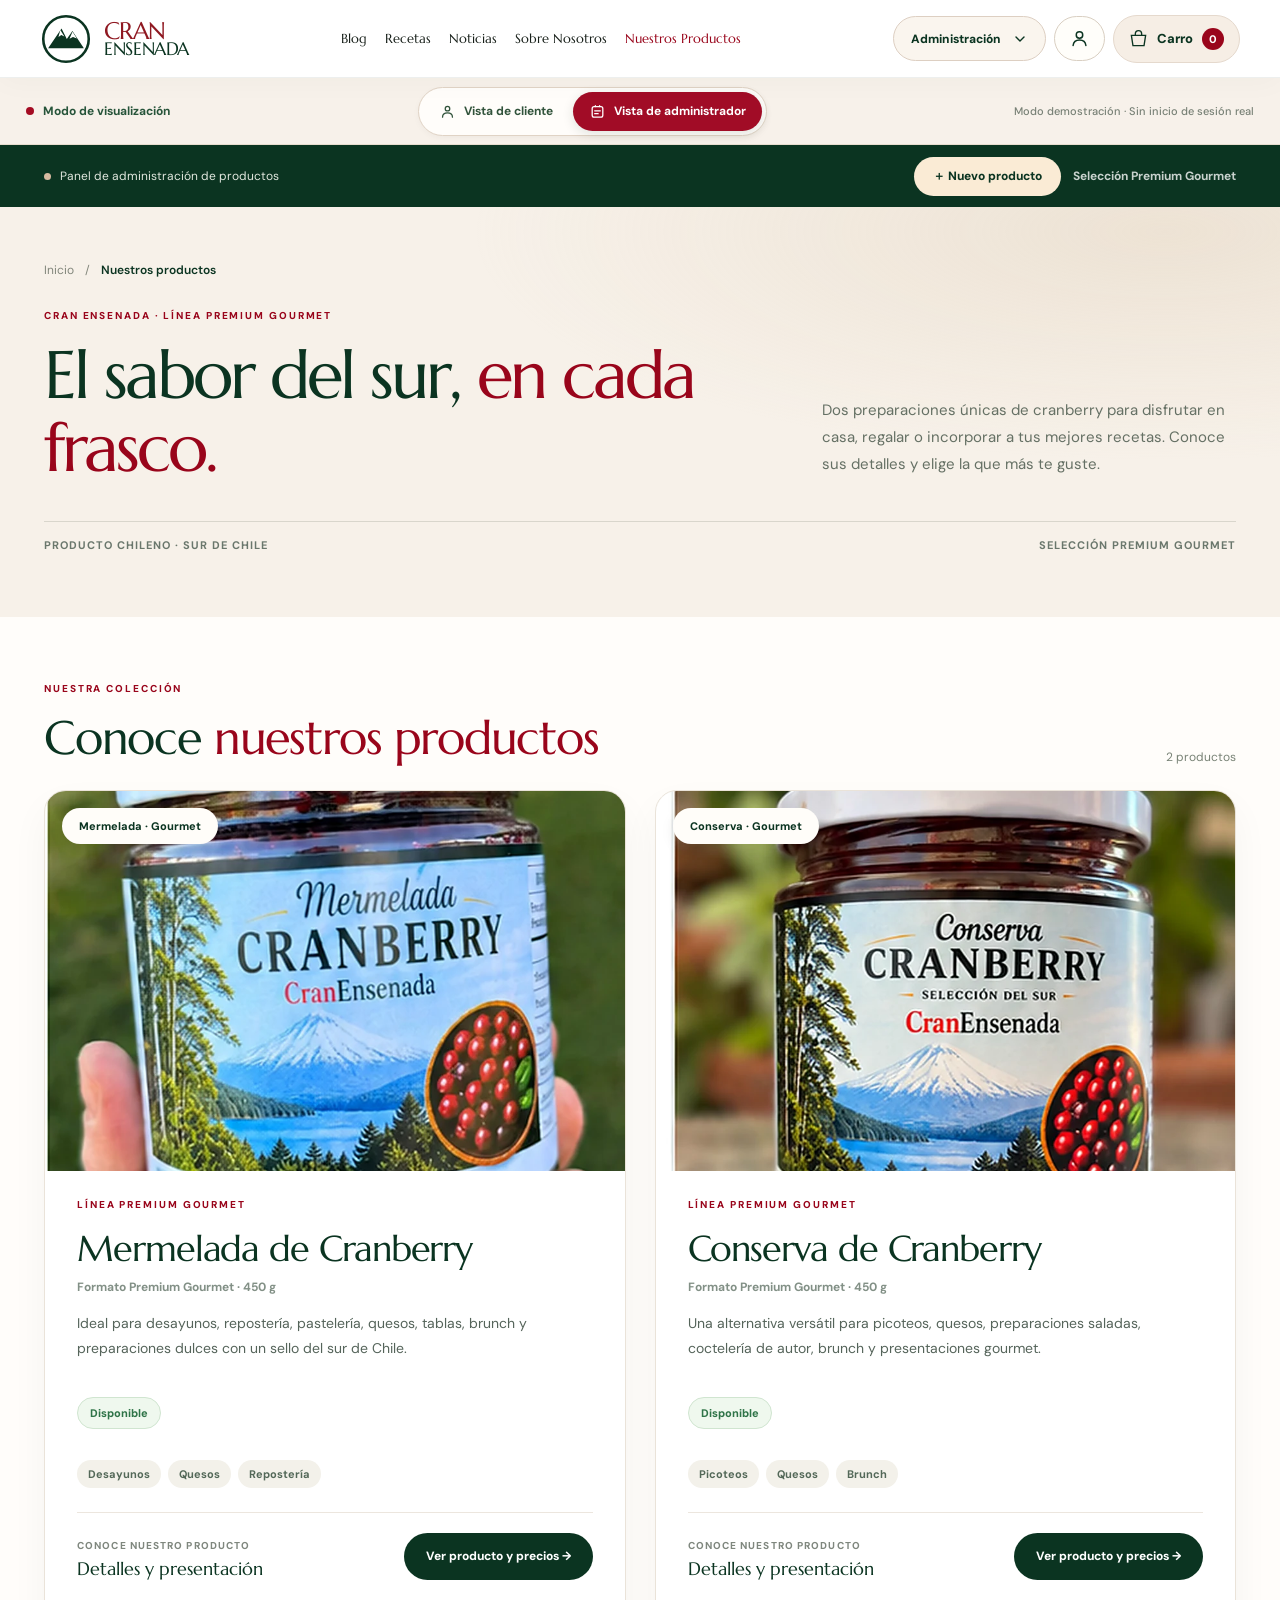
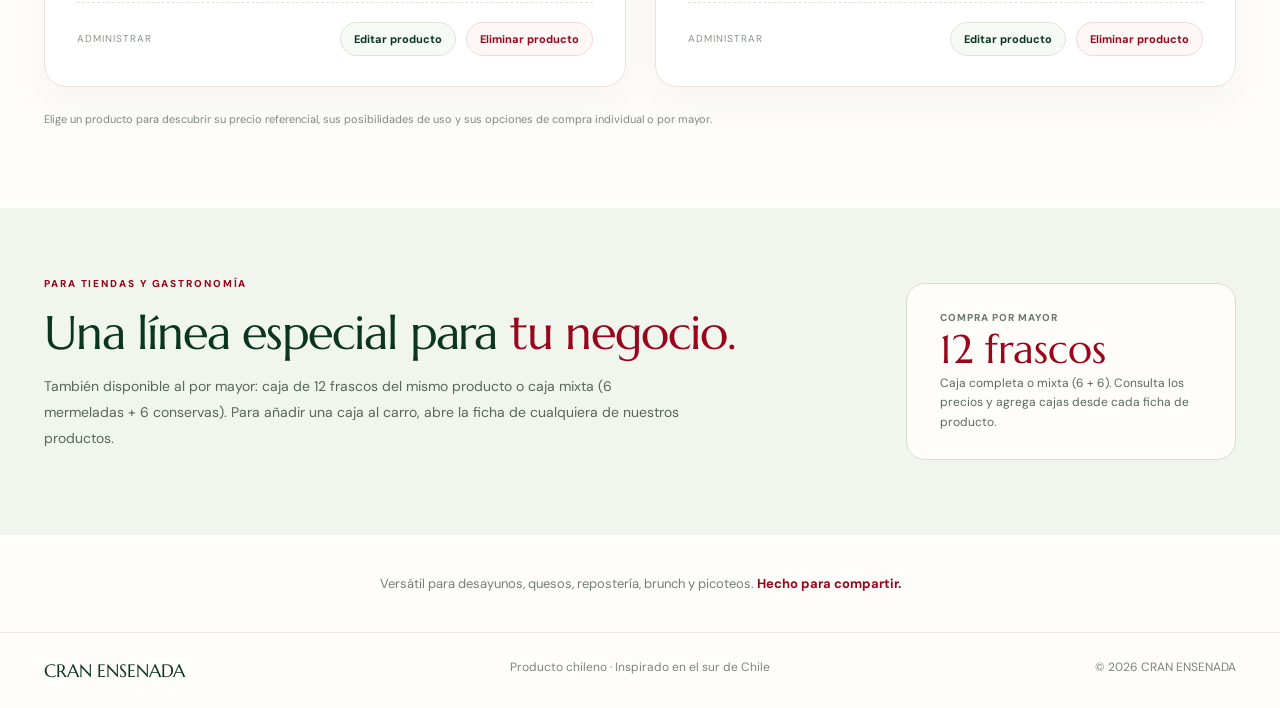
<file: html/productos.html>
<!DOCTYPE html>

<html lang="es"><head><meta charset="utf-8"/><meta content="width=device-width,initial-scale=1" name="viewport"/><meta content="#fffdfa" name="theme-color"/><title>Nuestros productos | CRAN ENSENADA</title><meta content="Explora la Mermelada y Conserva de Cranberry, línea Premium Gourmet de CRAN ENSENADA." name="description"/><link href="../img/favicon.svg" rel="icon" type="image/svg+xml"/><link href="https://fonts.googleapis.com" rel="preconnect"/><link crossorigin="" href="https://fonts.gstatic.com" rel="preconnect"/><link href="https://fonts.googleapis.com/css2?family=DM+Sans:wght@400;500;600;700;800&amp;family=Marcellus&amp;display=swap" rel="stylesheet"/><link href="../styles/styles.css" rel="stylesheet"/><link href="../styles/tienda.css" rel="stylesheet"/><link href="../styles/inventario.css" rel="stylesheet"/><link href="../styles/contenido.css" rel="stylesheet"/><link href="../styles/cuenta.css" rel="stylesheet"/><link href="../styles/vistas.css" rel="stylesheet"/><script defer="" src="../js/script.js"></script><script defer="" src="../js/cuenta.js"></script><script defer="" src="../js/inventario-core.js"></script><script defer="" src="../js/tienda.js"></script></head><body class="ce-page" data-ce-page="catalogo"><a class="skip-link" href="#principal">Saltar al contenido principal</a><header class="site-header"><div class="header-inner container-wide"><a aria-label="CRAN ENSENADA · Inicio" class="brand" href="../index.html"><svg aria-hidden="true" class="brand-symbol" fill="none" viewbox="0 0 64 64"><circle cx="32" cy="32" r="28" stroke="currentColor" stroke-width="3.2"></circle><path d="M10 43.5h44L39.9 22 33 32 26.5 19 10 43.5Z" fill="currentColor"></path><path d="m25 21 5 8-3.8-1.8-3.5 2.2L25 21ZM40 23l5.4 8.5-4.8-2-4.3 2.1L40 23Z" fill="#fff"></path></svg><span class="brand-wordmark"><span>CRAN</span><span>ENSENADA</span></span></a><nav aria-label="Navegación principal" class="main-nav" id="primary-navigation"><a href="blog.html">Blog</a><a href="recetas.html">Recetas</a><a href="noticias.html">Noticias</a><a href="nosotros.html">Sobre Nosotros</a><a aria-current="page" href="productos.html">Nuestros Productos</a><a class="ce-admin-nav" data-ce-admin-only="" href="reportes.html">Reportes de ventas</a><a class="ce-admin-nav" data-ce-admin-only="" href="inventario.html">Inventario</a></nav><div class="header-actions"><details class="ce-admin-menu" data-ce-admin-only="">
  <summary aria-label="Abrir herramientas de administración">Administración <svg class="ce-admin-chevron" aria-hidden="true" viewBox="0 0 24 24" fill="none"><path d="m6 9 6 6 6-6" stroke="currentColor" stroke-width="2.1" stroke-linecap="round" stroke-linejoin="round"/></svg></summary>
  <div class="ce-admin-menu-panel">
    <a href="inventario.html">Inventario</a>
    <a href="reportes.html">Reportes de ventas</a>
  </div>
</details><button class="ce-account-trigger" type="button" data-ce-account aria-label="Abrir mi cuenta: iniciar sesión o registrarse" title="Mi cuenta"><svg aria-hidden="true" viewBox="0 0 24 24" fill="none"><circle cx="12" cy="8" r="3.7" stroke="currentColor" stroke-width="1.7"/><path d="M4.7 20c.4-4.1 3.2-6.4 7.3-6.4s6.9 2.3 7.3 6.4" stroke="currentColor" stroke-width="1.7" stroke-linecap="round"/></svg><span class="ce-account-label">Mi cuenta</span></button><a aria-label="Ir al carro" class="ce-cart-link" href="carro.html"><svg aria-hidden="true" fill="none" viewbox="0 0 24 24"><path d="M3 8h18l-2 13H5L3 8Zm5 0V6a4 4 0 0 1 8 0v2" stroke="currentColor" stroke-linecap="round" stroke-width="1.7"></path></svg> Carro <span class="ce-cart-count" data-ce-cart-count="">0</span></a></div><button aria-controls="primary-navigation" aria-expanded="false" aria-label="Abrir menú" class="menu-toggle" type="button"><span></span><span></span><span></span></button></div></header>
<!-- Selector de vistas visible en todas las páginas (demostración) -->
<section class="ce-mode-strip" aria-label="Vista del sitio web">
  <div class="ce-mode-strip__inner">
    <div class="ce-mode-strip__label"><span class="ce-mode-strip__dot" aria-hidden="true"></span><span>Modo de visualización</span></div>
    <div class="ce-mode-switch" role="group" aria-label="Elegir entre vista de cliente y administrador">
      <button class="ce-mode-choice" type="button" data-ce-set-mode="cliente" aria-pressed="false">
        <svg aria-hidden="true" viewBox="0 0 24 24" fill="none"><circle cx="12" cy="8" r="3.2" stroke="currentColor" stroke-width="1.8"/><path d="M5 20c0-3.7 2.5-6 7-6s7 2.3 7 6" stroke="currentColor" stroke-width="1.8" stroke-linecap="round"/></svg>
        Vista de cliente
      </button>
      <button class="ce-mode-choice" type="button" data-ce-set-mode="administrador" aria-pressed="false">
        <svg aria-hidden="true" viewBox="0 0 24 24" fill="none"><rect x="4.5" y="5" width="15" height="15" rx="2.7" stroke="currentColor" stroke-width="1.8"/><path d="M9 5V3.5M15 5V3.5M8 11h8M8 15h5" stroke="currentColor" stroke-linecap="round" stroke-width="1.7"/></svg>
        Vista de administrador
      </button>
    </div>
    <span class="ce-mode-strip__note">Modo demostración · Sin inicio de sesión real</span>
  </div>
</section>
<div class="ce-toolbar"><div class="ce-container ce-toolbar-inner"><span class="ce-toolbar-caption" data-ce-toolbar-caption="">Panel de administración de productos</span><div class="ce-toolbar-actions"><button class="ce-add-button" data-ce-admin-only="" data-ce-new="" type="button">＋ Nuevo producto</button><span class="ce-toolbar-link" style="border-bottom:0;opacity:.78">Selección Premium Gourmet</span></div></div></div><main id="principal"><section class="ce-hero"><div class="ce-container"><nav aria-label="Ruta de navegación" class="ce-crumbs"><a href="../index.html">Inicio</a><span aria-hidden="true">/</span><strong>Nuestros productos</strong></nav><div class="ce-hero-inner"><div><p class="ce-kicker">CRAN ENSENADA · LÍNEA PREMIUM GOURMET</p><h1>El sabor del sur, <em>en cada frasco.</em></h1></div><p class="ce-hero-intro">Dos preparaciones únicas de cranberry para disfrutar en casa, regalar o incorporar a tus mejores recetas. Conoce sus detalles y elige la que más te guste.</p></div><div class="ce-hero-rule"></div><div class="ce-hero-bottom"><span>Producto chileno · Sur de Chile</span><span>Selección Premium Gourmet</span></div></div></section>
<section aria-labelledby="productos-titulo" class="ce-container ce-products"><div class="ce-section-top"><div><p class="ce-kicker">NUESTRA COLECCIÓN</p><h2 class="ce-section-title" id="productos-titulo">Conoce <em>nuestros productos</em></h2></div><span class="ce-section-count" id="ce-products-count">2 productos</span></div><div aria-live="polite" class="ce-grid" id="ce-products-grid"></div><div class="ce-empty" hidden="" id="ce-products-empty"><h3>No hay productos visibles.</h3><p>El administrador puede restaurar el catálogo o agregar nuevos productos.</p><button class="ce-btn" data-ce-admin-only="" data-ce-restore="" type="button">Restaurar catálogo</button></div><p class="ce-notice">Elige un producto para descubrir su precio referencial, sus posibilidades de uso y sus opciones de compra individual o por mayor.</p></section>
<section class="ce-wholesale-overview"><div class="ce-container ce-wholesale-flex"><div><p class="ce-kicker">PARA TIENDAS Y GASTRONOMÍA</p><h2 class="ce-section-title">Una línea especial para <em>tu negocio.</em></h2><p>También disponible al por mayor: caja de 12 frascos del mismo producto o caja mixta (6 mermeladas + 6 conservas). Para añadir una caja al carro, abre la ficha de cualquiera de nuestros productos.</p></div><div class="ce-wholesale-price"><small>Compra por mayor</small><strong>12 frascos</strong><span>Caja completa o mixta (6 + 6). Consulta los precios y agrega cajas desde cada ficha de producto.</span></div></div></section>
<div class="ce-bottom-line">Versátil para desayunos, quesos, repostería, brunch y picoteos. <strong>Hecho para compartir.</strong></div></main><footer class="ce-simple-footer"><div class="ce-container ce-footer-row"><strong>CRAN ENSENADA</strong><span>Producto chileno · Inspirado en el sur de Chile</span><span>© <span id="year"></span> CRAN ENSENADA</span></div></footer><dialog aria-labelledby="modal-title" class="modal" id="site-modal"><button aria-label="Cerrar" class="modal-close" data-close-modal="" type="button">×</button><div id="modal-inner"></div></dialog>
<dialog aria-labelledby="ce-editor-title" class="ce-dialog" id="ce-editor"><div class="ce-dialog-top"><p class="ce-kicker">ADMINISTRACIÓN · DEMOSTRACIÓN</p><button aria-label="Cerrar" class="ce-dialog-x" data-ce-close="" type="button">×</button></div><h2 id="ce-editor-title">Editar producto</h2><p>Esta edición se guarda únicamente en tu navegador. No modifica una tienda real.</p><form class="ce-form" id="ce-editor-form"><label>Nombre del producto<input id="ce-field-name" maxlength="75" minlength="3" required=""/></label><label>Formato<input id="ce-field-format" maxlength="60" required=""/></label><label>Descripción<textarea id="ce-field-description" maxlength="400" minlength="10" required=""></textarea></label><label>Usos sugeridos<input id="ce-field-uses" maxlength="180" placeholder="Quesos · Repostería · Brunch"/></label><div class="ce-form-grid"><label>Precio de venta (CLP)<input id="ce-field-price" max="9999999" min="1" required="" step="1" type="number"/></label><label>Precio referencial máximo (CLP)<input id="ce-field-max" max="9999999" min="1" required="" step="1" type="number"/></label></div><label>Tipo<select id="ce-field-type"><option>Mermelada</option><option>Conserva</option><option>Otro</option></select></label><label>Fotografía (opcional, hasta 600 KB)<input accept="image/jpeg,image/png,image/webp" id="ce-field-image" type="file"/></label><div class="ce-dialog-actions"><button class="ce-btn ce-btn-cream" data-ce-close="" type="button">Cancelar</button><button class="ce-btn" type="submit">Guardar producto</button></div></form></dialog>
<dialog aria-labelledby="ce-confirm-title" class="ce-dialog" id="ce-confirm"><div class="ce-dialog-top"><p class="ce-kicker">CONFIRMAR ACCIÓN</p><button aria-label="Cerrar" class="ce-dialog-x" data-ce-close="" type="button">×</button></div><h2 id="ce-confirm-title">¿Eliminar este producto?</h2><p>Dejará de mostrarse en esta demostración y podrás restaurar los dos productos originales.</p><div class="ce-dialog-actions"><button class="ce-btn ce-btn-cream" data-ce-close="" type="button">Cancelar</button><button class="ce-btn ce-btn-red" id="ce-confirm-delete" type="button">Eliminar producto</button></div></dialog>
<div aria-live="polite" class="ce-toast" id="ce-toast" role="status"></div></body></html>
</file>
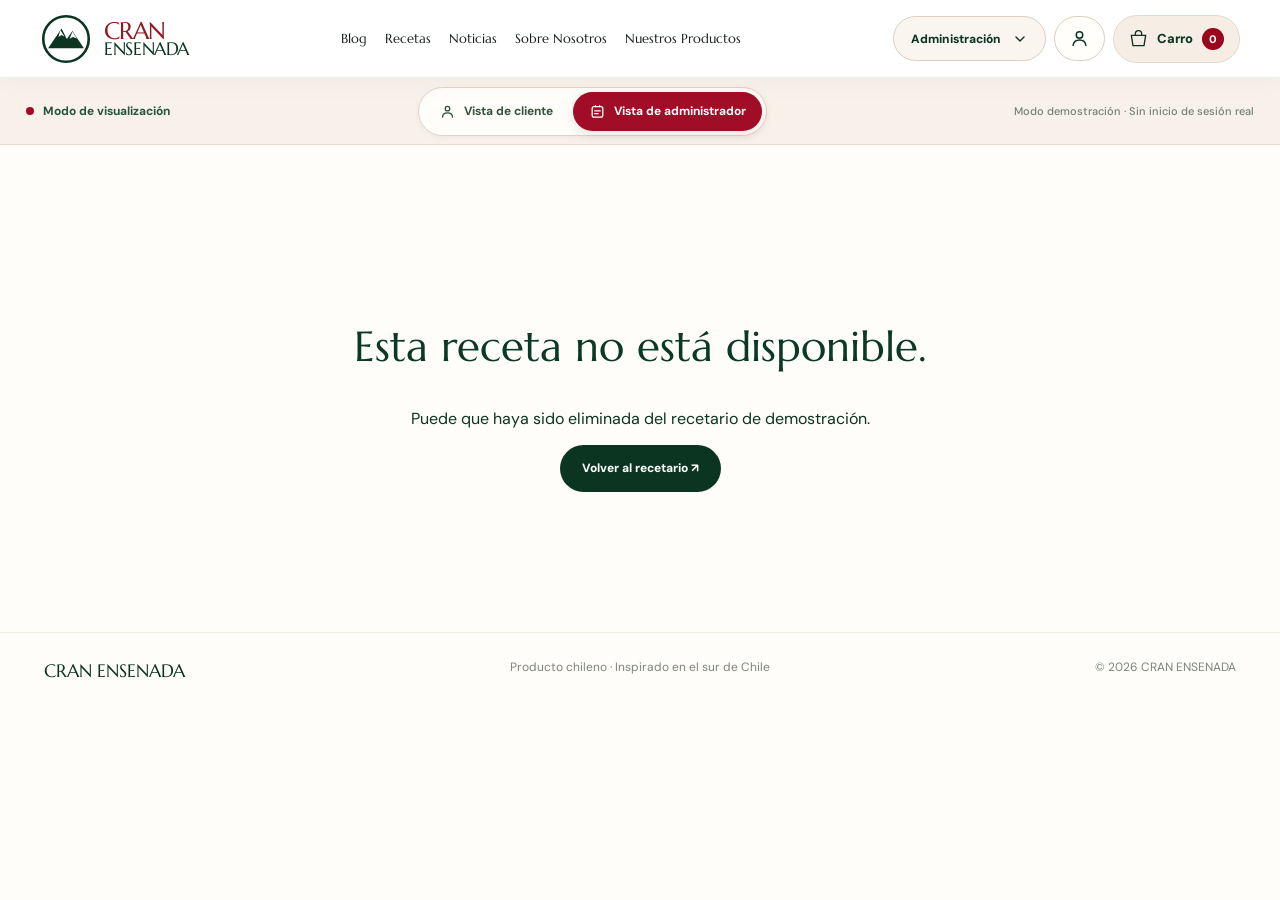
<file: html/receta.html>
<!DOCTYPE html>

<html lang="es"><head><meta charset="utf-8"/><meta content="width=device-width, initial-scale=1" name="viewport"/><meta content="#fffdfa" name="theme-color"/><meta content="Descubre ingredientes y preparación paso a paso para preparar recetas con cranberry de CRAN ENSENADA." name="description"/><title>Receta paso a paso | CRAN ENSENADA</title><link href="../img/favicon.svg" rel="icon" type="image/svg+xml"/><link href="https://fonts.googleapis.com" rel="preconnect"/><link crossorigin="" href="https://fonts.gstatic.com" rel="preconnect"/><link href="https://fonts.googleapis.com/css2?family=DM+Sans:wght@400;500;600;700;800&amp;family=Marcellus&amp;display=swap" rel="stylesheet"/><link href="../styles/styles.css" rel="stylesheet"/><link href="../styles/tienda.css" rel="stylesheet"/><link href="../styles/inventario.css" rel="stylesheet"/><link href="../styles/contenido.css" rel="stylesheet"/><link href="../styles/cuenta.css" rel="stylesheet"/><link href="../styles/vistas.css" rel="stylesheet"/><link href="../styles/receta-detalle.css" rel="stylesheet"/><script defer="" src="../js/script.js"></script><script defer="" src="../js/cuenta.js"></script><script defer="" src="../js/inventario-core.js"></script><script defer="" src="../js/tienda.js"></script><script defer="" src="../js/recetas-data.js"></script><script defer="True" src="../js/receta-detalle.js"></script><link href="../styles/revista.css" rel="stylesheet"/></head><body class="ce-page cn-detail-page" data-ce-page="receta"><a class="skip-link" href="#principal">Saltar al contenido principal</a><header class="site-header"><div class="header-inner container-wide"><a aria-label="CRAN ENSENADA · Inicio" class="brand" href="../index.html"><svg aria-hidden="true" class="brand-symbol" fill="none" viewbox="0 0 64 64"><circle cx="32" cy="32" r="28" stroke="currentColor" stroke-width="3.2"></circle><path d="M10 43.5h44L39.9 22 33 32 26.5 19 10 43.5Z" fill="currentColor"></path><path d="m25 21 5 8-3.8-1.8-3.5 2.2L25 21ZM40 23l5.4 8.5-4.8-2-4.3 2.1L40 23Z" fill="#fff"></path></svg><span class="brand-wordmark"><span>CRAN</span><span>ENSENADA</span></span></a><nav aria-label="Navegación principal" class="main-nav" id="primary-navigation"><a href="blog.html">Blog</a><a href="recetas.html">Recetas</a><a href="noticias.html">Noticias</a><a href="nosotros.html">Sobre Nosotros</a><a href="productos.html">Nuestros Productos</a><a class="ce-admin-nav" data-ce-admin-only="" href="reportes.html">Reportes de ventas</a><a class="ce-admin-nav" data-ce-admin-only="" href="inventario.html">Inventario</a></nav><div class="header-actions"><details class="ce-admin-menu" data-ce-admin-only="">
  <summary aria-label="Abrir herramientas de administración">Administración <svg class="ce-admin-chevron" aria-hidden="true" viewBox="0 0 24 24" fill="none"><path d="m6 9 6 6 6-6" stroke="currentColor" stroke-width="2.1" stroke-linecap="round" stroke-linejoin="round"/></svg></summary>
  <div class="ce-admin-menu-panel">
    <a href="inventario.html">Inventario</a>
    <a href="reportes.html">Reportes de ventas</a>
  </div>
</details><button class="ce-account-trigger" type="button" data-ce-account aria-label="Abrir mi cuenta: iniciar sesión o registrarse" title="Mi cuenta"><svg aria-hidden="true" viewBox="0 0 24 24" fill="none"><circle cx="12" cy="8" r="3.7" stroke="currentColor" stroke-width="1.7"/><path d="M4.7 20c.4-4.1 3.2-6.4 7.3-6.4s6.9 2.3 7.3 6.4" stroke="currentColor" stroke-width="1.7" stroke-linecap="round"/></svg><span class="ce-account-label">Mi cuenta</span></button><a aria-label="Ir al carro" class="ce-cart-link" href="carro.html"><svg aria-hidden="true" fill="none" viewbox="0 0 24 24"><path d="M3 8h18l-2 13H5L3 8Zm5 0V6a4 4 0 0 1 8 0v2" stroke="currentColor" stroke-linecap="round" stroke-width="1.7"></path></svg> Carro <span class="ce-cart-count" data-ce-cart-count="">0</span></a></div><button aria-controls="primary-navigation" aria-expanded="false" aria-label="Abrir menú" class="menu-toggle" type="button"><span></span><span></span><span></span></button></div></header>
<!-- Selector de vistas visible en todas las páginas (demostración) -->
<section class="ce-mode-strip" aria-label="Vista del sitio web">
  <div class="ce-mode-strip__inner">
    <div class="ce-mode-strip__label"><span class="ce-mode-strip__dot" aria-hidden="true"></span><span>Modo de visualización</span></div>
    <div class="ce-mode-switch" role="group" aria-label="Elegir entre vista de cliente y administrador">
      <button class="ce-mode-choice" type="button" data-ce-set-mode="cliente" aria-pressed="false">
        <svg aria-hidden="true" viewBox="0 0 24 24" fill="none"><circle cx="12" cy="8" r="3.2" stroke="currentColor" stroke-width="1.8"/><path d="M5 20c0-3.7 2.5-6 7-6s7 2.3 7 6" stroke="currentColor" stroke-width="1.8" stroke-linecap="round"/></svg>
        Vista de cliente
      </button>
      <button class="ce-mode-choice" type="button" data-ce-set-mode="administrador" aria-pressed="false">
        <svg aria-hidden="true" viewBox="0 0 24 24" fill="none"><rect x="4.5" y="5" width="15" height="15" rx="2.7" stroke="currentColor" stroke-width="1.8"/><path d="M9 5V3.5M15 5V3.5M8 11h8M8 15h5" stroke="currentColor" stroke-linecap="round" stroke-width="1.7"/></svg>
        Vista de administrador
      </button>
    </div>
    <span class="ce-mode-strip__note">Modo demostración · Sin inicio de sesión real</span>
  </div>
</section>
<main id="principal"><section class="crd-hero"><div class="ce-container"><nav aria-label="Ruta de navegación" class="ce-crumbs"><a href="../index.html">Inicio</a><span>/</span><a href="recetas.html">Recetas</a><span>/</span><strong id="crd-breadcrumb">Receta</strong></nav><div class="crd-hero-layout"><div class="crd-hero-text"><p class="ce-kicker" id="crd-category">RECETARIO · CRAN ENSENADA</p><h1 id="crd-title">Receta con cranberry</h1><p class="crd-intro" id="crd-subtitle">Descubre cómo preparar este plato.</p><div class="crd-metadata"><span>✦ <strong id="crd-steps-number">3</strong> pasos</span><span>✦ Preparación casera</span></div><div class="crd-hero-buttons"><a class="ce-btn" href="#preparacion">Ver paso a paso ↓</a></div></div><div class="crd-cover"><img alt="Receta con cranberry" id="crd-photo" src="../img/recetas/platos/plato-01.webp"/><span>Inspiración gourmet · Cranberry</span></div></div></div></section>
<section class="crd-main ce-container" id="preparacion"><div class="crd-main-title"><div><p class="ce-kicker">COCINA CON NOSOTROS</p><h2>Manos a la <em>receta.</em></h2></div><p>Consulta los ingredientes y sigue la preparación paso a paso.</p></div><div class="crd-columns"><aside class="crd-ingredients"><p class="ce-kicker">ANTES DE EMPEZAR</p><h2>Ingredientes</h2><p>Marca los ingredientes a medida que los tengas listos.</p><ul class="crd-ingredient-list" id="crd-ingredients"></ul><div class="crd-ingredients-note">Las fichas originales no especifican cantidades: ajusta las porciones a tu gusto.</div></aside><section aria-labelledby="crd-method-title" class="crd-method"><p class="ce-kicker">LA PREPARACIÓN</p><h2 id="crd-method-title">Paso a paso</h2><ol class="crd-steps" id="crd-steps"></ol></section></div>
</section></main><footer class="ce-simple-footer"><div class="ce-container ce-footer-row"><strong>CRAN ENSENADA</strong><span>Producto chileno · Inspirado en el sur de Chile</span><span>© <span id="year"></span> CRAN ENSENADA</span></div></footer><div aria-live="polite" class="ce-toast" id="ce-toast" role="status"></div></body></html>
</file>
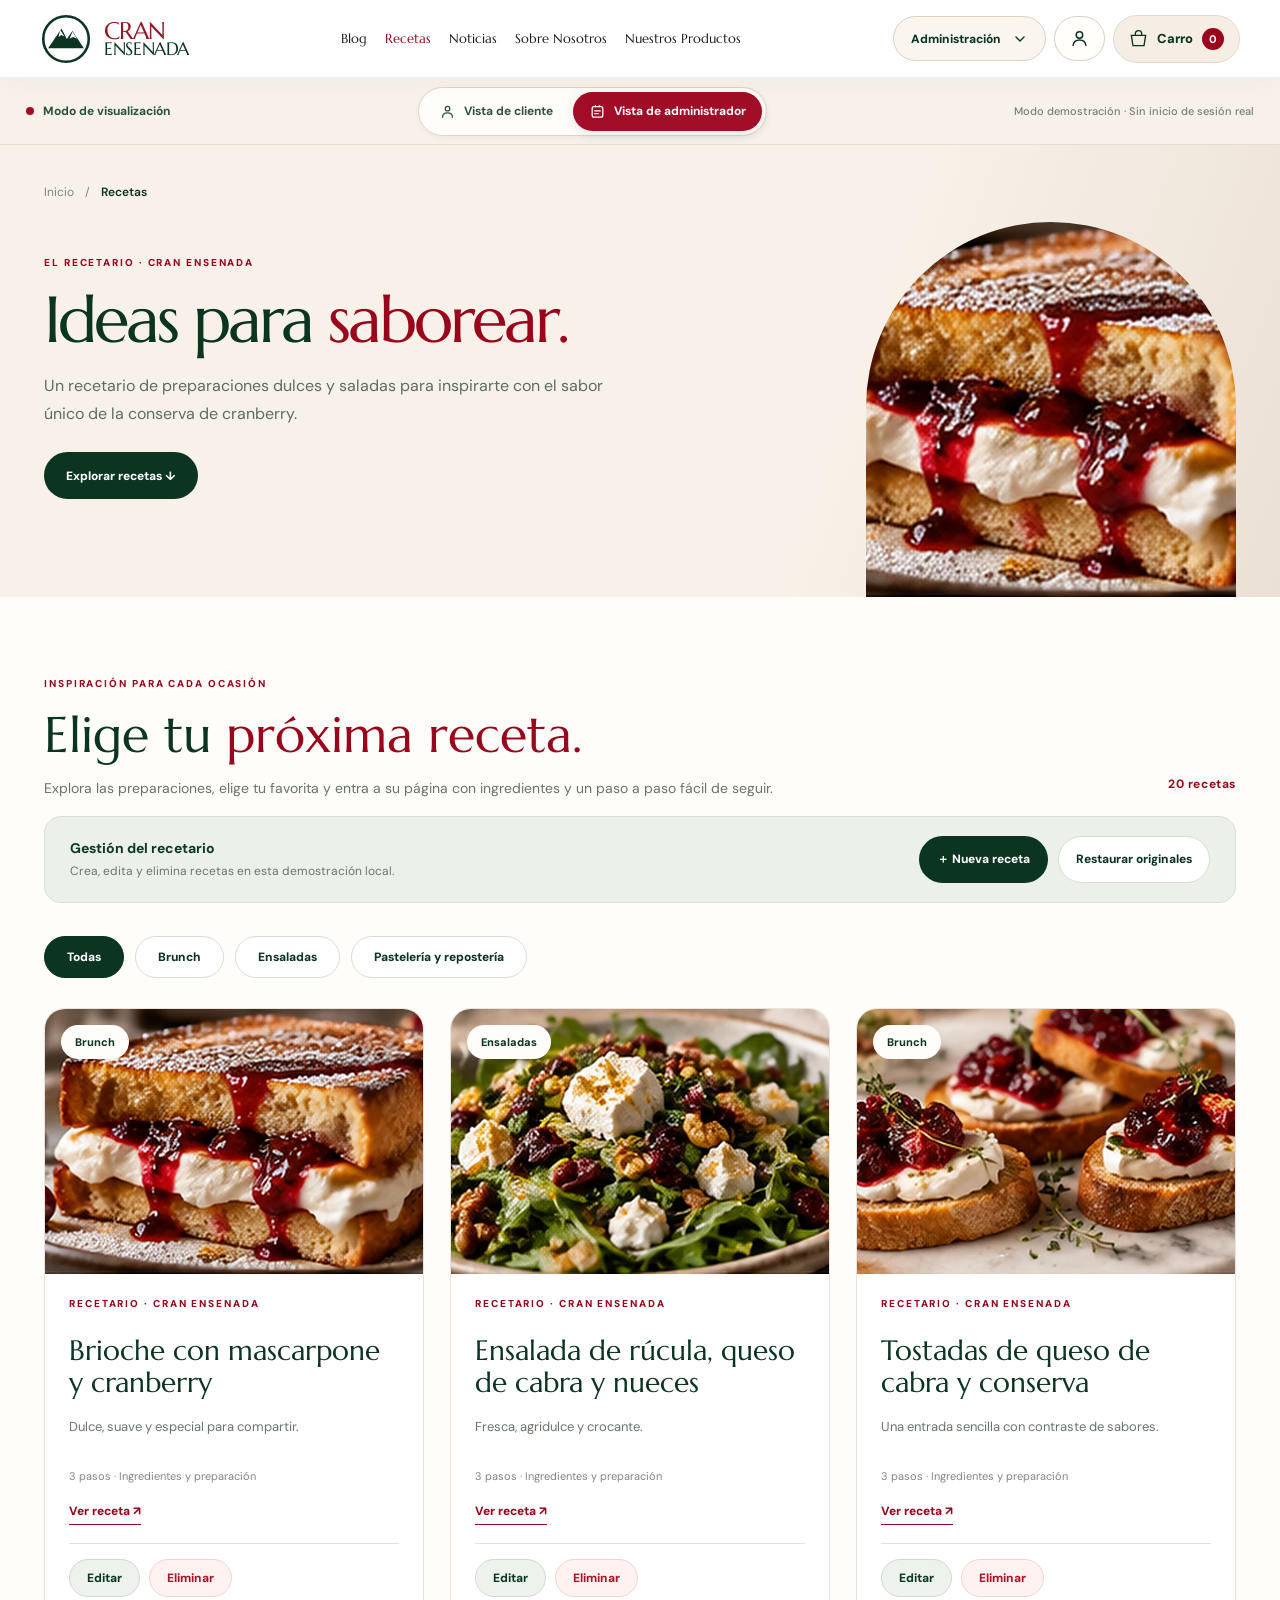
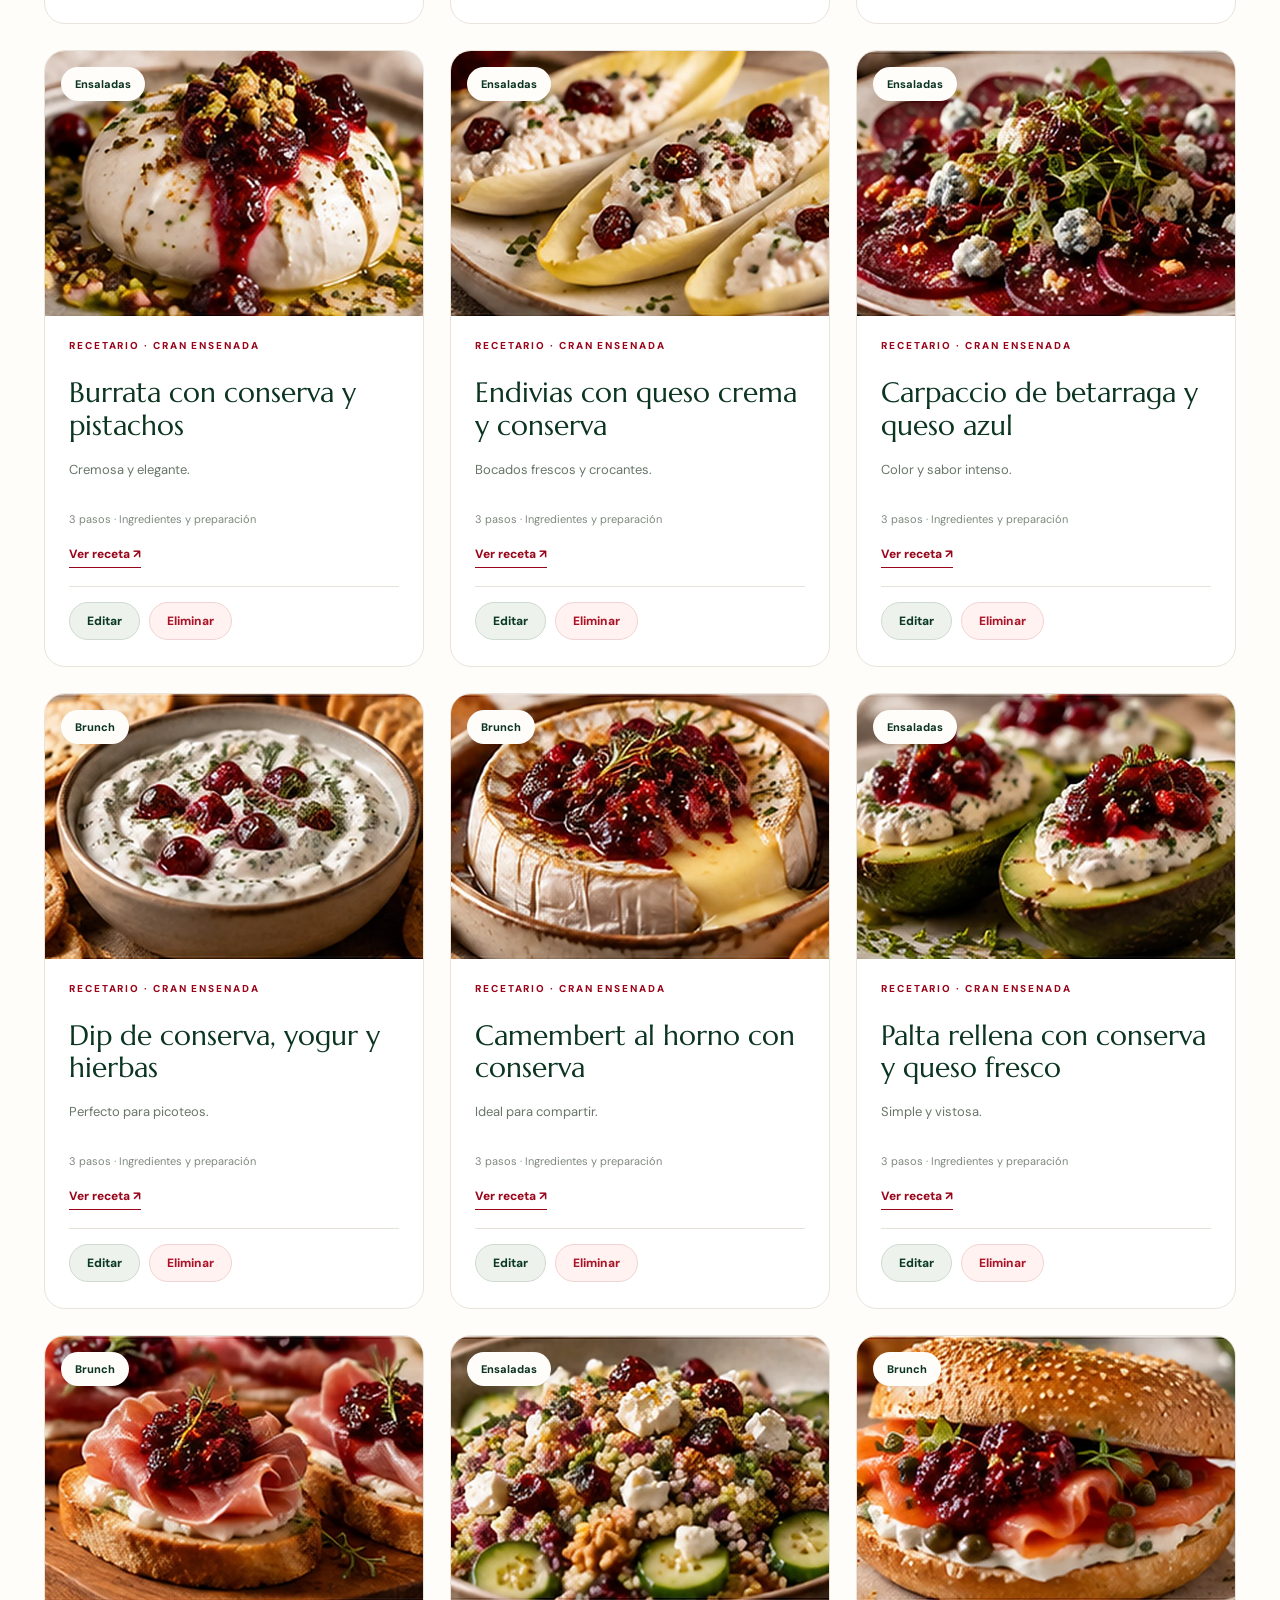
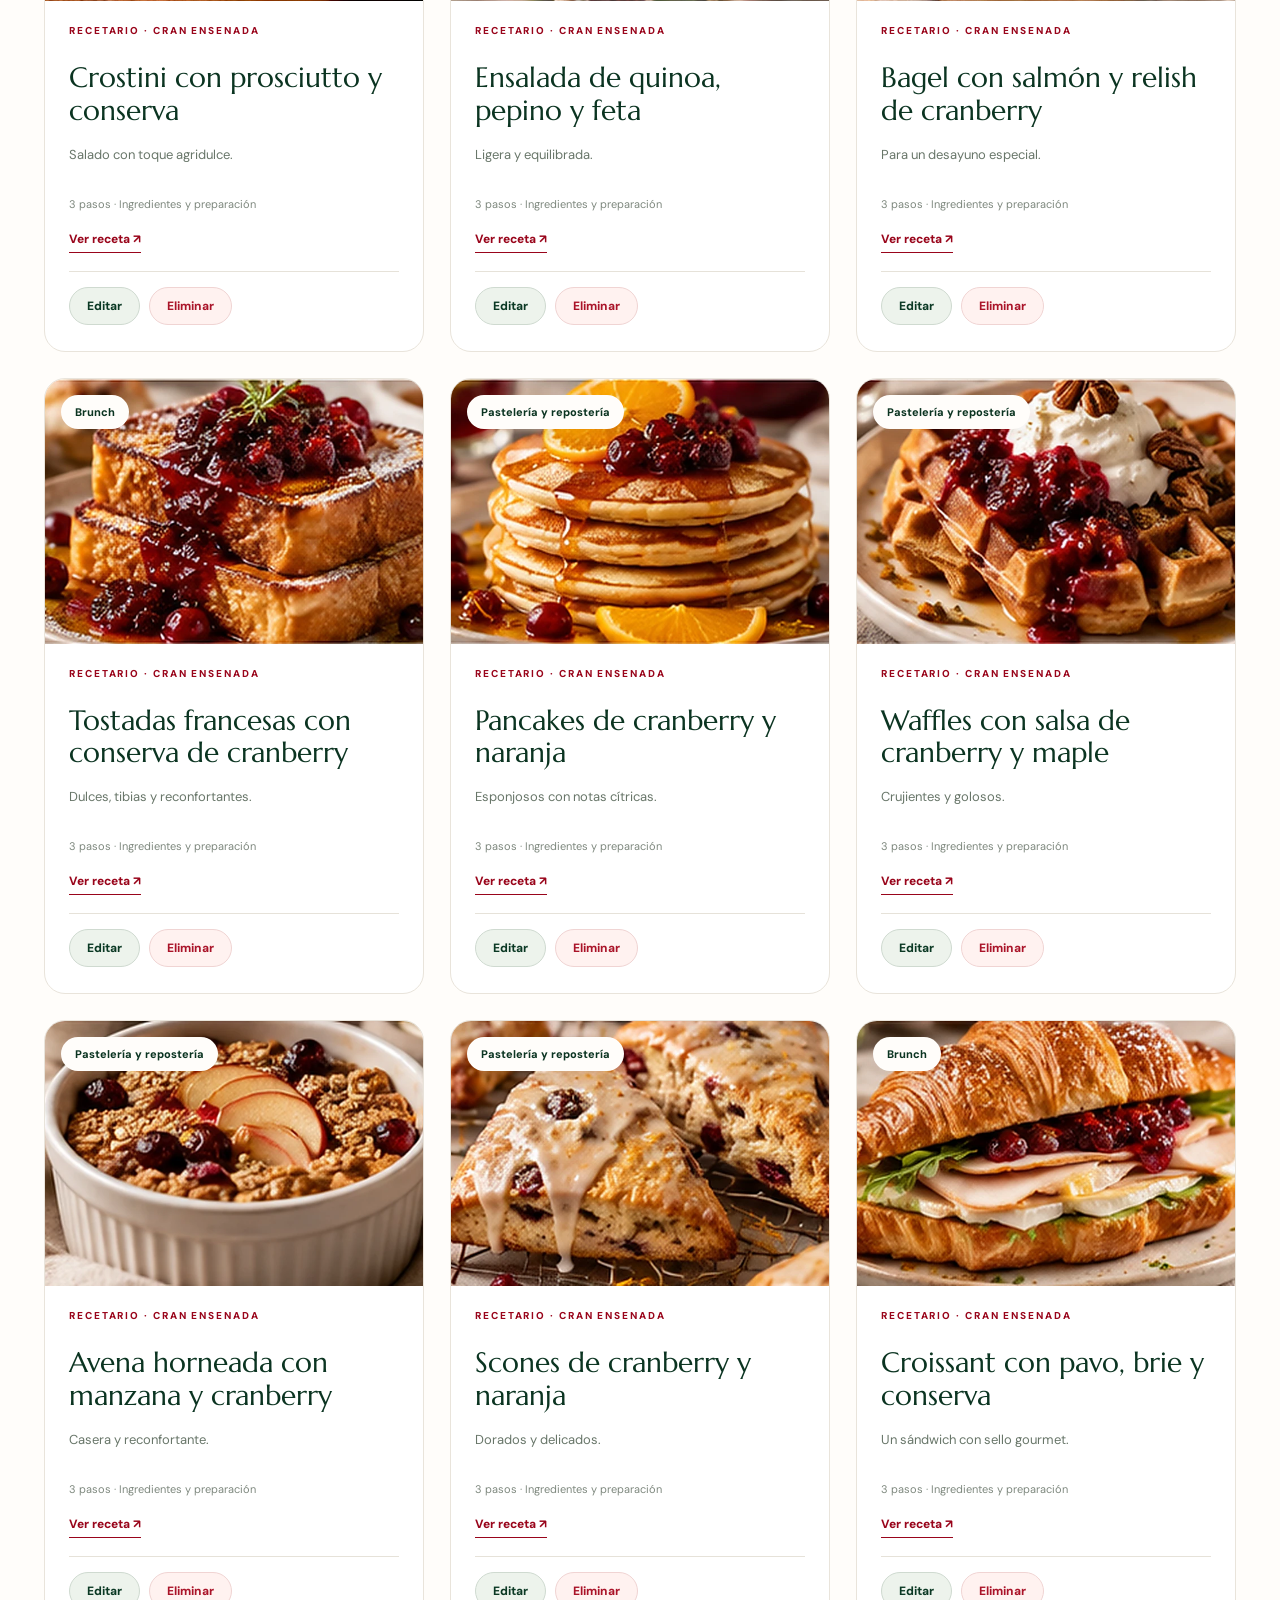
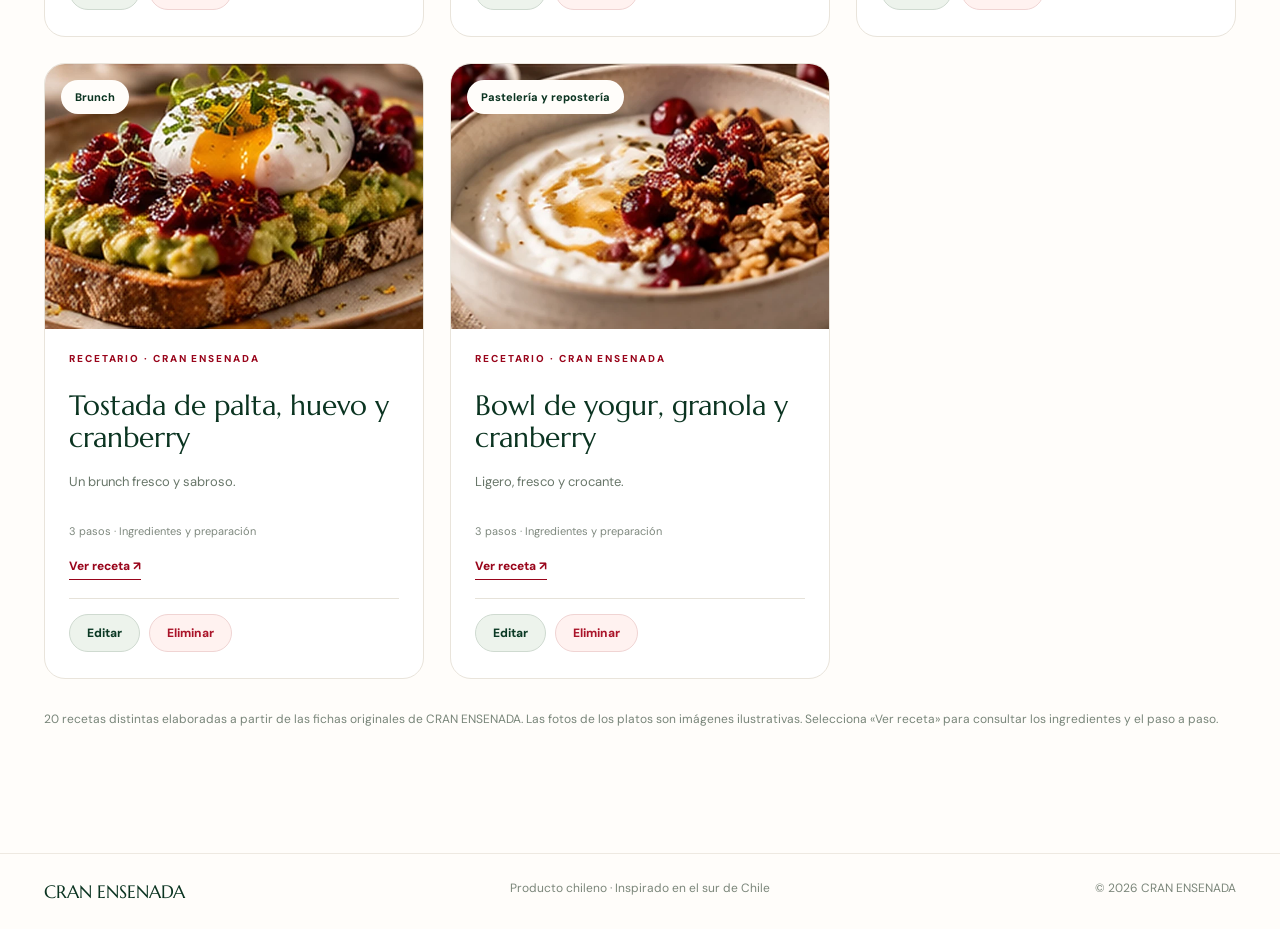
<file: html/recetas.html>
<!DOCTYPE html>

<html lang="es"><head><meta charset="utf-8"/><meta content="width=device-width, initial-scale=1" name="viewport"/><meta content="#fffdfa" name="theme-color"/><meta content="Recetario de CRAN ENSENADA: ideas de brunch, ensaladas y pastelería con cranberry." name="description"/><title>Recetas | CRAN ENSENADA</title><link href="../img/favicon.svg" rel="icon" type="image/svg+xml"/><link href="https://fonts.googleapis.com" rel="preconnect"/><link crossorigin="" href="https://fonts.gstatic.com" rel="preconnect"/><link href="https://fonts.googleapis.com/css2?family=DM+Sans:wght@400;500;600;700;800&amp;family=Marcellus&amp;display=swap" rel="stylesheet"/><link href="../styles/styles.css" rel="stylesheet"/><link href="../styles/tienda.css" rel="stylesheet"/><link href="../styles/inventario.css" rel="stylesheet"/><link href="../styles/contenido.css" rel="stylesheet"/><link href="../styles/cuenta.css" rel="stylesheet"/><link href="../styles/vistas.css" rel="stylesheet"/><link href="../styles/receta-detalle.css" rel="stylesheet"/><script defer="" src="../js/script.js"></script><script defer="" src="../js/cuenta.js"></script><script defer="" src="../js/inventario-core.js"></script><script defer="" src="../js/tienda.js"></script><script defer="" src="../js/recetas-data.js"></script><script defer="" src="../js/recetas.js"></script><link href="../styles/revista.css" rel="stylesheet"/></head><body class="ce-page" data-ce-page="recetas"><a class="skip-link" href="#principal">Saltar al contenido principal</a><header class="site-header"><div class="header-inner container-wide"><a aria-label="CRAN ENSENADA · Inicio" class="brand" href="../index.html"><svg aria-hidden="true" class="brand-symbol" fill="none" viewbox="0 0 64 64"><circle cx="32" cy="32" r="28" stroke="currentColor" stroke-width="3.2"></circle><path d="M10 43.5h44L39.9 22 33 32 26.5 19 10 43.5Z" fill="currentColor"></path><path d="m25 21 5 8-3.8-1.8-3.5 2.2L25 21ZM40 23l5.4 8.5-4.8-2-4.3 2.1L40 23Z" fill="#fff"></path></svg><span class="brand-wordmark"><span>CRAN</span><span>ENSENADA</span></span></a><nav aria-label="Navegación principal" class="main-nav" id="primary-navigation"><a href="blog.html">Blog</a><a aria-current="page" href="recetas.html">Recetas</a><a href="noticias.html">Noticias</a><a href="nosotros.html">Sobre Nosotros</a><a href="productos.html">Nuestros Productos</a><a class="ce-admin-nav" data-ce-admin-only="" href="reportes.html">Reportes de ventas</a><a class="ce-admin-nav" data-ce-admin-only="" href="inventario.html">Inventario</a></nav><div class="header-actions"><details class="ce-admin-menu" data-ce-admin-only="">
  <summary aria-label="Abrir herramientas de administración">Administración <svg class="ce-admin-chevron" aria-hidden="true" viewBox="0 0 24 24" fill="none"><path d="m6 9 6 6 6-6" stroke="currentColor" stroke-width="2.1" stroke-linecap="round" stroke-linejoin="round"/></svg></summary>
  <div class="ce-admin-menu-panel">
    <a href="inventario.html">Inventario</a>
    <a href="reportes.html">Reportes de ventas</a>
  </div>
</details><button class="ce-account-trigger" type="button" data-ce-account aria-label="Abrir mi cuenta: iniciar sesión o registrarse" title="Mi cuenta"><svg aria-hidden="true" viewBox="0 0 24 24" fill="none"><circle cx="12" cy="8" r="3.7" stroke="currentColor" stroke-width="1.7"/><path d="M4.7 20c.4-4.1 3.2-6.4 7.3-6.4s6.9 2.3 7.3 6.4" stroke="currentColor" stroke-width="1.7" stroke-linecap="round"/></svg><span class="ce-account-label">Mi cuenta</span></button><a aria-label="Ir al carro" class="ce-cart-link" href="carro.html"><svg aria-hidden="true" fill="none" viewbox="0 0 24 24"><path d="M3 8h18l-2 13H5L3 8Zm5 0V6a4 4 0 0 1 8 0v2" stroke="currentColor" stroke-linecap="round" stroke-width="1.7"></path></svg> Carro <span class="ce-cart-count" data-ce-cart-count="">0</span></a></div><button aria-controls="primary-navigation" aria-expanded="false" aria-label="Abrir menú" class="menu-toggle" type="button"><span></span><span></span><span></span></button></div></header>
<!-- Selector de vistas visible en todas las páginas (demostración) -->
<section class="ce-mode-strip" aria-label="Vista del sitio web">
  <div class="ce-mode-strip__inner">
    <div class="ce-mode-strip__label"><span class="ce-mode-strip__dot" aria-hidden="true"></span><span>Modo de visualización</span></div>
    <div class="ce-mode-switch" role="group" aria-label="Elegir entre vista de cliente y administrador">
      <button class="ce-mode-choice" type="button" data-ce-set-mode="cliente" aria-pressed="false">
        <svg aria-hidden="true" viewBox="0 0 24 24" fill="none"><circle cx="12" cy="8" r="3.2" stroke="currentColor" stroke-width="1.8"/><path d="M5 20c0-3.7 2.5-6 7-6s7 2.3 7 6" stroke="currentColor" stroke-width="1.8" stroke-linecap="round"/></svg>
        Vista de cliente
      </button>
      <button class="ce-mode-choice" type="button" data-ce-set-mode="administrador" aria-pressed="false">
        <svg aria-hidden="true" viewBox="0 0 24 24" fill="none"><rect x="4.5" y="5" width="15" height="15" rx="2.7" stroke="currentColor" stroke-width="1.8"/><path d="M9 5V3.5M15 5V3.5M8 11h8M8 15h5" stroke="currentColor" stroke-linecap="round" stroke-width="1.7"/></svg>
        Vista de administrador
      </button>
    </div>
    <span class="ce-mode-strip__note">Modo demostración · Sin inicio de sesión real</span>
  </div>
</section>
<main id="principal">
<section class="cn-recipe-hero"><div class="ce-container cn-recipe-hero-inner"><nav aria-label="Ruta de navegación" class="ce-crumbs"><a href="../index.html">Inicio</a><span>/</span><strong>Recetas</strong></nav><div class="cn-recipe-hero-flex"><div><p class="ce-kicker">EL RECETARIO · CRAN ENSENADA</p><h1>Ideas para <em>saborear.</em></h1><p>Un recetario de preparaciones dulces y saladas para inspirarte con el sabor único de la conserva de cranberry.</p><a class="ce-btn" href="#recetario">Explorar recetas ↓</a></div><img alt="Brioche dorado con mascarpone y conserva de cranberry" loading="eager" src="../img/recetas/platos/plato-01.webp"/></div></div></section>
<section aria-labelledby="cn-recipes-title" class="cn-recipes ce-container" id="recetario"><div class="cn-recipes-head"><div><p class="ce-kicker">INSPIRACIÓN PARA CADA OCASIÓN</p><h2 id="cn-recipes-title">Elige tu <em>próxima receta.</em></h2><p>Explora las preparaciones, elige tu favorita y entra a su página con ingredientes y un paso a paso fácil de seguir.</p></div><strong aria-live="polite" id="cn-recipes-count">20 recetas</strong></div><div class="cn-recipe-admin" data-ce-admin-only=""><div><strong>Gestión del recetario</strong><span>Crea, edita y elimina recetas en esta demostración local.</span></div><div class="cn-recipe-admin-actions"><button class="ce-btn" id="cn-recipe-add" type="button">＋ Nueva receta</button><button class="ce-btn ce-btn-stroke" id="cn-recipe-restore" type="button">Restaurar originales</button></div></div>
<div aria-label="Filtrar recetas" class="cn-recipe-filters" role="group"><button aria-pressed="true" class="cn-filter is-active" data-cn-filter="Todas" type="button">Todas</button><button aria-pressed="false" class="cn-filter" data-cn-filter="Brunch" type="button">Brunch</button><button aria-pressed="false" class="cn-filter" data-cn-filter="Ensaladas" type="button">Ensaladas</button><button aria-pressed="false" class="cn-filter" data-cn-filter="Pastelería y repostería" type="button">Pastelería y repostería</button></div>
<div aria-live="polite" class="cn-recipe-grid" id="cn-recipe-grid"></div><p class="cn-recipe-note">20 recetas distintas elaboradas a partir de las fichas originales de CRAN ENSENADA. Las fotos de los platos son imágenes ilustrativas. Selecciona «Ver receta» para consultar los ingredientes y el paso a paso.</p></section>
</main><footer class="ce-simple-footer"><div class="ce-container ce-footer-row"><strong>CRAN ENSENADA</strong><span>Producto chileno · Inspirado en el sur de Chile</span><span>© <span id="year"></span> CRAN ENSENADA</span></div></footer><div aria-live="polite" class="ce-toast" id="ce-toast" role="status"></div><dialog aria-labelledby="cn-recipe-editor-title" class="cn-editor-dialog" id="cn-recipe-editor"><div class="cn-editor-top"><div><p class="ce-kicker">ADMINISTRACIÓN · RECETAS</p><h2 id="cn-recipe-editor-title">Nueva receta</h2></div><button aria-label="Cerrar editor" id="cn-recipe-editor-close" type="button">×</button></div><form class="cn-editor-form" id="cn-recipe-editor-form"><label>Nombre de la receta<input id="cn-recipe-name" maxlength="110" minlength="4" required=""/></label><label>Categoría<select id="cn-recipe-category"><option>Brunch</option><option>Ensaladas</option><option>Pastelería y repostería</option></select></label><label>Descripción breve<input id="cn-recipe-subtitle" maxlength="180" minlength="8" required=""/></label><label>Ingredientes (uno por línea)<textarea id="cn-recipe-ingredients" placeholder="Pan brioche
Mascarpone
Conserva de cranberry" required="" rows="6"></textarea></label><label>Preparación (un paso por línea)<textarea id="cn-recipe-steps" placeholder="Prepara los ingredientes...
Combínalos...
Sirve..." required="" rows="7"></textarea></label><label>Fotografía del plato (opcional, JPG/PNG/WebP, máx. 400 KB)<input accept="image/jpeg,image/png,image/webp" id="cn-recipe-photo" type="file"/></label><div class="cn-editor-actions"><button class="ce-btn ce-btn-stroke" id="cn-recipe-editor-cancel" type="button">Cancelar</button><button class="ce-btn" type="submit">Guardar receta</button></div><p class="cn-form-small">Los cambios se guardan solo en este navegador. Las imágenes y fichas originales no se modifican.</p></form></dialog>
<dialog aria-labelledby="cn-recipe-delete-title" class="cn-editor-dialog cn-editor-confirm" id="cn-recipe-delete-dialog"><div class="cn-editor-top"><h2 id="cn-recipe-delete-title">¿Eliminar receta?</h2><button aria-label="Cerrar" id="cn-recipe-delete-close" type="button">×</button></div><p>La receta dejará de aparecer en esta demostración. Puedes restaurar las originales cuando quieras.</p><div class="cn-editor-actions"><button class="ce-btn ce-btn-stroke" id="cn-recipe-delete-cancel" type="button">Cancelar</button><button class="ce-btn ce-btn-red" id="cn-recipe-delete-confirm" type="button">Eliminar receta</button></div></dialog></body></html>
</file>
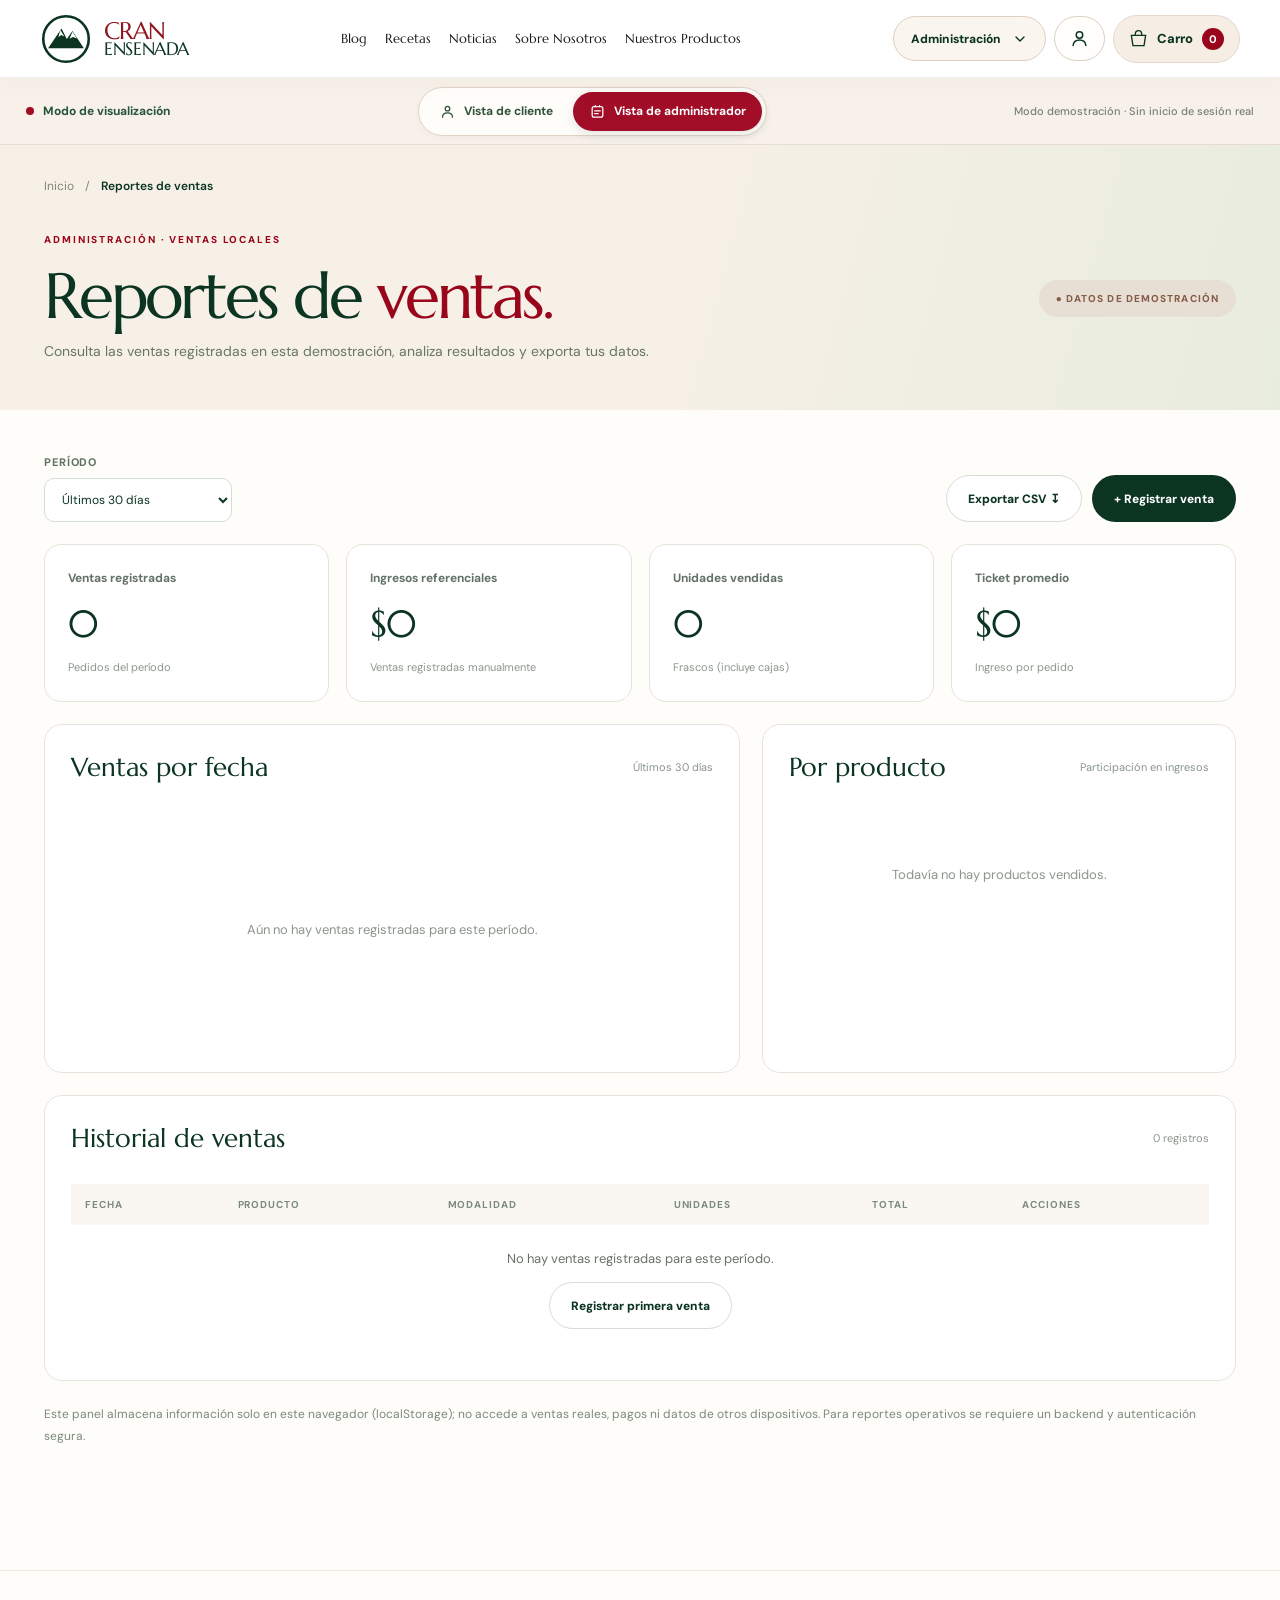
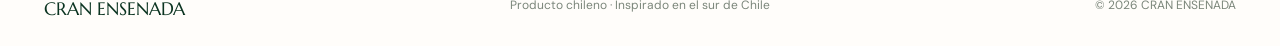
<file: html/reportes.html>
<!DOCTYPE html>

<html lang="es"><head><meta charset="utf-8"/><meta content="width=device-width, initial-scale=1" name="viewport"/><meta content="#fffdfa" name="theme-color"/><meta content="Panel demostrativo de ventas para el administrador de CRAN ENSENADA." name="description"/><title>Reportes de ventas | CRAN ENSENADA</title><link href="../img/favicon.svg" rel="icon" type="image/svg+xml"/><link href="https://fonts.googleapis.com" rel="preconnect"/><link crossorigin="" href="https://fonts.gstatic.com" rel="preconnect"/><link href="https://fonts.googleapis.com/css2?family=DM+Sans:wght@400;500;600;700;800&amp;family=Marcellus&amp;display=swap" rel="stylesheet"/><link href="../styles/styles.css" rel="stylesheet"/><link href="../styles/tienda.css" rel="stylesheet"/><link href="../styles/inventario.css" rel="stylesheet"/><link href="../styles/contenido.css" rel="stylesheet"/><link href="../styles/cuenta.css" rel="stylesheet"/><link href="../styles/vistas.css" rel="stylesheet"/><script defer="" src="../js/script.js"></script><script defer="" src="../js/cuenta.js"></script><script defer="" src="../js/inventario-core.js"></script><script defer="" src="../js/tienda.js"></script><script defer="" src="../js/reportes.js"></script></head><body class="ce-page" data-ce-page="reportes"><a class="skip-link" href="#principal">Saltar al contenido principal</a><header class="site-header"><div class="header-inner container-wide"><a aria-label="CRAN ENSENADA · Inicio" class="brand" href="../index.html"><svg aria-hidden="true" class="brand-symbol" fill="none" viewbox="0 0 64 64"><circle cx="32" cy="32" r="28" stroke="currentColor" stroke-width="3.2"></circle><path d="M10 43.5h44L39.9 22 33 32 26.5 19 10 43.5Z" fill="currentColor"></path><path d="m25 21 5 8-3.8-1.8-3.5 2.2L25 21ZM40 23l5.4 8.5-4.8-2-4.3 2.1L40 23Z" fill="#fff"></path></svg><span class="brand-wordmark"><span>CRAN</span><span>ENSENADA</span></span></a><nav aria-label="Navegación principal" class="main-nav" id="primary-navigation"><a href="blog.html">Blog</a><a href="recetas.html">Recetas</a><a href="noticias.html">Noticias</a><a href="nosotros.html">Sobre Nosotros</a><a href="productos.html">Nuestros Productos</a><a aria-current="page" class="ce-admin-nav" data-ce-admin-only="" href="reportes.html">Reportes de ventas</a><a class="ce-admin-nav" data-ce-admin-only="" href="inventario.html">Inventario</a></nav><div class="header-actions"><details class="ce-admin-menu" data-ce-admin-only="">
  <summary aria-label="Abrir herramientas de administración">Administración <svg class="ce-admin-chevron" aria-hidden="true" viewBox="0 0 24 24" fill="none"><path d="m6 9 6 6 6-6" stroke="currentColor" stroke-width="2.1" stroke-linecap="round" stroke-linejoin="round"/></svg></summary>
  <div class="ce-admin-menu-panel">
    <a href="inventario.html">Inventario</a>
    <a href="reportes.html">Reportes de ventas</a>
  </div>
</details><button class="ce-account-trigger" type="button" data-ce-account aria-label="Abrir mi cuenta: iniciar sesión o registrarse" title="Mi cuenta"><svg aria-hidden="true" viewBox="0 0 24 24" fill="none"><circle cx="12" cy="8" r="3.7" stroke="currentColor" stroke-width="1.7"/><path d="M4.7 20c.4-4.1 3.2-6.4 7.3-6.4s6.9 2.3 7.3 6.4" stroke="currentColor" stroke-width="1.7" stroke-linecap="round"/></svg><span class="ce-account-label">Mi cuenta</span></button><a aria-label="Ir al carro" class="ce-cart-link" href="carro.html"><svg aria-hidden="true" fill="none" viewbox="0 0 24 24"><path d="M3 8h18l-2 13H5L3 8Zm5 0V6a4 4 0 0 1 8 0v2" stroke="currentColor" stroke-linecap="round" stroke-width="1.7"></path></svg> Carro <span class="ce-cart-count" data-ce-cart-count="">0</span></a></div><button aria-controls="primary-navigation" aria-expanded="false" aria-label="Abrir menú" class="menu-toggle" type="button"><span></span><span></span><span></span></button></div></header>
<!-- Selector de vistas visible en todas las páginas (demostración) -->
<section class="ce-mode-strip" aria-label="Vista del sitio web">
  <div class="ce-mode-strip__inner">
    <div class="ce-mode-strip__label"><span class="ce-mode-strip__dot" aria-hidden="true"></span><span>Modo de visualización</span></div>
    <div class="ce-mode-switch" role="group" aria-label="Elegir entre vista de cliente y administrador">
      <button class="ce-mode-choice" type="button" data-ce-set-mode="cliente" aria-pressed="false">
        <svg aria-hidden="true" viewBox="0 0 24 24" fill="none"><circle cx="12" cy="8" r="3.2" stroke="currentColor" stroke-width="1.8"/><path d="M5 20c0-3.7 2.5-6 7-6s7 2.3 7 6" stroke="currentColor" stroke-width="1.8" stroke-linecap="round"/></svg>
        Vista de cliente
      </button>
      <button class="ce-mode-choice" type="button" data-ce-set-mode="administrador" aria-pressed="false">
        <svg aria-hidden="true" viewBox="0 0 24 24" fill="none"><rect x="4.5" y="5" width="15" height="15" rx="2.7" stroke="currentColor" stroke-width="1.8"/><path d="M9 5V3.5M15 5V3.5M8 11h8M8 15h5" stroke="currentColor" stroke-linecap="round" stroke-width="1.7"/></svg>
        Vista de administrador
      </button>
    </div>
    <span class="ce-mode-strip__note">Modo demostración · Sin inicio de sesión real</span>
  </div>
</section>
<main id="principal">
<section class="cn-report-intro"><div class="ce-container"><nav aria-label="Ruta de navegación" class="ce-crumbs"><a href="../index.html">Inicio</a><span>/</span><strong>Reportes de ventas</strong></nav><div class="cn-report-intro-head"><div><p class="ce-kicker">ADMINISTRACIÓN · VENTAS LOCALES</p><h1>Reportes de <em>ventas.</em></h1><p>Consulta las ventas registradas en esta demostración, analiza resultados y exporta tus datos.</p></div><span class="cn-report-status">● DATOS DE DEMOSTRACIÓN</span></div></div></section>
<div class="ce-container cn-report-locked" hidden="" id="cn-report-locked"><h2>Panel exclusivo del administrador</h2><p>Este apartado solo se muestra en la vista de administrador. Activa dicha vista desde el encabezado.</p><button class="ce-btn" data-ce-toggle-mode="" type="button">Activar vista de administrador</button></div>
<div class="ce-container cn-report-content" id="cn-report-content"><div class="cn-report-toolbar"><label>Período <select id="cn-period"><option value="all">Todo el historial</option><option value="7">Últimos 7 días</option><option selected="" value="30">Últimos 30 días</option><option value="90">Últimos 90 días</option></select></label><div><button class="ce-btn ce-btn-stroke" id="cn-report-export" type="button">Exportar CSV ↧</button><button class="ce-btn" id="cn-report-add" type="button">+ Registrar venta</button></div></div>
<div class="cn-report-kpis"><article><span>Ventas registradas</span><strong id="cn-kpi-count">0</strong><small>Pedidos del período</small></article><article><span>Ingresos referenciales</span><strong id="cn-kpi-total">$0</strong><small>Ventas registradas manualmente</small></article><article><span>Unidades vendidas</span><strong id="cn-kpi-units">0</strong><small>Frascos (incluye cajas)</small></article><article><span>Ticket promedio</span><strong id="cn-kpi-avg">$0</strong><small>Ingreso por pedido</small></article></div>
<div class="cn-report-panels"><section class="cn-report-panel"><div class="cn-panel-heading"><h2>Ventas por fecha</h2><span id="cn-chart-caption">Últimos 30 días</span></div><div aria-label="Gráfico de ingresos por fecha" class="cn-sales-chart" id="cn-sales-chart" role="img"><p class="cn-empty-chart">Aún no hay ventas registradas para este período.</p></div></section><section class="cn-report-panel"><div class="cn-panel-heading"><h2>Por producto</h2><span>Participación en ingresos</span></div><div class="cn-product-bars" id="cn-product-bars"><p class="cn-empty-chart">Todavía no hay productos vendidos.</p></div></section></div>
<section class="cn-report-panel cn-report-history"><div class="cn-panel-heading"><h2>Historial de ventas</h2><small id="cn-report-rows">0 registros</small></div><div class="cn-table-scroll"><table class="cn-table"><thead><tr><th>Fecha</th><th>Producto</th><th>Modalidad</th><th>Unidades</th><th>Total</th><th>Acciones</th></tr></thead><tbody id="cn-sales-rows"></tbody></table></div><div class="cn-history-empty" id="cn-history-empty"><p>No hay ventas registradas para este período.</p><button class="ce-btn ce-btn-stroke" id="cn-report-empty-add" type="button">Registrar primera venta</button></div></section>
<p class="cn-report-disclaimer">Este panel almacena información solo en este navegador (localStorage); no accede a ventas reales, pagos ni datos de otros dispositivos. Para reportes operativos se requiere un backend y autenticación segura.</p></div>
<dialog aria-labelledby="cn-sale-dialog-title" class="cn-report-dialog" id="cn-sale-dialog"><form id="cn-sale-form" method="dialog"><div class="cn-dialog-top"><div><p class="ce-kicker">ADMINISTRACIÓN · DEMO</p><h2 id="cn-sale-dialog-title">Registrar venta</h2></div><button aria-label="Cerrar" class="cn-dialog-close" id="cn-sale-cancel" type="button">×</button></div><div class="cn-sale-fields"><label>Fecha<input id="cn-sale-date" required="" type="date"/></label><label>Producto<select id="cn-sale-product" required=""><option value="Mermelada de Cranberry">Mermelada de Cranberry</option><option value="Conserva de Cranberry">Conserva de Cranberry</option><option value="Caja mixta (6+6)">Caja mixta (6+6)</option></select></label><label>Modalidad<select id="cn-sale-kind"><option value="Individual">Individual</option><option value="Mayorista">Mayorista</option></select></label><label>Cantidad de frascos<input id="cn-sale-qty" max="10000" min="1" required="" type="number" value="1"/></label><label>Importe total (CLP)<input id="cn-sale-amount" max="1000000000" min="1" required="" type="number" value="7500"/></label><label>Observaciones (opcional)<input id="cn-sale-notes" maxlength="110" placeholder="Ej. venta presencial" type="text"/></label></div><div class="cn-sale-actions"><button class="ce-btn ce-btn-stroke" id="cn-sale-back" type="button">Cancelar</button><button class="ce-btn" type="submit">Guardar venta local</button></div></form></dialog>
<dialog aria-labelledby="cn-delete-sale-title" class="cn-report-dialog" id="cn-delete-sale-dialog"><div class="cn-dialog-top"><h2 id="cn-delete-sale-title">¿Eliminar esta venta?</h2><button class="cn-dialog-close" id="cn-delete-sale-close" type="button">×</button></div><p>Se eliminará del historial guardado en este navegador.</p><div class="cn-sale-actions"><button class="ce-btn ce-btn-stroke" id="cn-delete-sale-cancel" type="button">Cancelar</button><button class="ce-btn ce-btn-red" id="cn-delete-sale-confirm" type="button">Eliminar registro</button></div></dialog>
</main><footer class="ce-simple-footer"><div class="ce-container ce-footer-row"><strong>CRAN ENSENADA</strong><span>Producto chileno · Inspirado en el sur de Chile</span><span>© <span id="year"></span> CRAN ENSENADA</span></div></footer><div aria-live="polite" class="ce-toast" id="ce-toast" role="status"></div></body></html>
</file>
<file: styles/styles.css>
:root {
  --cranberry: #99051b;
  --cranberry-dark: #780a20;
  --forest: #0b3421;
  --forest-soft: #27513a;
  --ink: #202921;
  --body: #484842;
  --cream: #fdfaf5;
  --sand: #f6f0e9;
  --sand-dark: #efe3da;
  --line: rgba(40, 50, 35, .15);
  --font-body: 'DM Sans', Arial, sans-serif;
  --font-display: 'Marcellus', Georgia, 'Times New Roman', serif;
  --radius: 22px;
  --shadow-soft: 0 18px 55px rgba(62, 38, 30, .085);
}
* { box-sizing: border-box; }
html { scroll-behavior: smooth; scroll-padding-top: 95px; }
body { margin: 0; color: var(--ink); background: #fffdf9; font-family: var(--font-body); -webkit-font-smoothing: antialiased; }
body.modal-open { overflow: hidden; }
img, svg { display: block; }
img { max-width: 100%; }
a { color: inherit; text-decoration: none; }
button, input { font: inherit; }
button { cursor: pointer; }
button:focus-visible, a:focus-visible, input:focus-visible { outline: 3px solid #bf5666; outline-offset: 4px; }
::selection { color: white; background: var(--cranberry); }
.container-wide { width: min(1470px, calc(100% - 100px)); margin-inline: auto; }
.skip-link { position: fixed; top: -60px; left: 12px; z-index: 1000; background: white; padding: 14px; }
.skip-link:focus { top: 12px; }

/* HEADER */
.site-header { height: 78px; position: relative; z-index: 50; background: rgba(255, 255, 255, .97); border-bottom: 1px solid rgba(15, 48, 27, .075); }
.header-inner { height: 100%; display: flex; align-items: center; justify-content: space-between; gap: clamp(22px, 3vw, 52px); }
.brand { display: inline-flex; align-items: center; flex-shrink: 0; gap: 12px; color: var(--forest); }
.brand-symbol { width: 61px; height: 61px; }
.brand-wordmark { display: flex; flex-direction: column; font-family: var(--font-display); font-weight: 400; line-height: .84; letter-spacing: -.04em; }
.brand-wordmark span:first-child { font-size: 28px; color: #8f1821; }
.brand-wordmark span:last-child { font-size: 21px; color: var(--forest); letter-spacing: -.02em; }
.main-nav { display: flex; align-items: center; gap: clamp(17px, 2.9vw, 48px); margin-left: auto; }
.main-nav > a { font-family: var(--font-display); color: #171f19; font-size: clamp(14px, 1.07vw, 18px); white-space: nowrap; transition: color .2s ease; }
.main-nav > a:hover { color: var(--cranberry); }
.header-actions { display: flex; gap: 12px; align-items: center; flex-shrink: 0; margin-left: auto; }
.btn { min-height: 47px; border-radius: 999px; border: 1px solid transparent; padding: 12px 24px; display: inline-flex; justify-content: center; align-items: center; gap: 15px; font-family: var(--font-body); font-weight: 700; font-size: 14px; transition: transform .22s ease, background .22s ease, border-color .22s ease, box-shadow .22s ease; }
.btn:hover { transform: translateY(-2px); }
.btn-primary { background: var(--cranberry); color: white; box-shadow: 0 8px 17px rgba(140, 0, 24, .13); }
.btn-primary:hover { background: var(--cranberry-dark); box-shadow: 0 12px 22px rgba(140, 0, 24, .19); }
.btn-outline { background: #fff; color: var(--cranberry-dark); border-color: var(--cranberry); }
.btn-outline:hover { background: #fff2f4; }
.btn-small { min-width: 146px; min-height: 44px; font-size: 13px; padding: 10px 19px; }
.menu-toggle, .mobile-auth { display: none; }

/* PORTADA */
.hero { min-height: 544px; position: relative; isolation: isolate; overflow: hidden; background: radial-gradient(ellipse at 0% 0%, #e6e7c9 0%, transparent 36%), #f8f4ed; }
.hero-photo { position: absolute; z-index: -2; right: 0; top: 0; bottom: 0; width: 66%; background-image: url('../img/hero-breakfast.webp'); background-position: center center; background-size: cover; }
.hero-shade { z-index: -1; position: absolute; inset: 0; background: linear-gradient(90deg, rgba(248,246,237,.99) 0%, rgba(248,246,237,.96) 27%, rgba(248,246,237,.82) 38%, rgba(248,246,237,.27) 54%, transparent 66%); }
.hero-content { position: relative; height: 544px; display: flex; align-items: center; }
.hero-copy { width: min(650px, 58%); padding-bottom: 7px; }
.eyebrow { margin: 0; display: flex; align-items: center; gap: 15px; color: var(--forest); font-size: 12px; font-weight: 600; letter-spacing: .28em; line-height: 1.5; text-transform: uppercase; }
.eyebrow-line { display: inline-block; width: 33px; flex: none; height: 1px; background: currentColor; }
.hero-eyebrow { margin-bottom: 16px; white-space: nowrap; }
.hero h1 { color: var(--forest); font-family: var(--font-display); font-weight: 400; font-size: clamp(58px, 5.85vw, 100px); letter-spacing: -.055em; line-height: .83; margin: 0 0 17px; }
.hero h1 span { display: block; white-space: nowrap; }
.hero h1 .text-cranberry { color: var(--cranberry); }
.hero-description { font: 21px/1.28 var(--font-display); color: #333b34; max-width: 490px; margin: 0 0 18px; }
.btn-hero { padding: 16px 35px; min-height: 55px; font-family: var(--font-display); font-size: 17px; font-weight: 400; }
.arrow-icon { height: 21px; width: 21px; }

.benefits { position: relative; z-index: 2; margin-top: -56px; background: rgba(255,255,255,.965); border-radius: 24px; padding: 26px 39px; min-height: 132px; display: grid; grid-template-columns: repeat(3, minmax(0,1fr)); box-shadow: var(--shadow-soft); }
.benefit { display: flex; align-items: center; gap: 28px; padding-inline: 30px; min-width: 0; }
.benefit:first-child { padding-left: 20px; }
.benefit:not(:last-child) { border-right: 1px solid #e1d7d2; }
.benefit-icon { height: 80px; width: 80px; flex: 0 0 80px; color: var(--cranberry); background: #f9eeeb; border-radius: 50%; display: grid; place-items: center; }
.benefit-icon svg { width: 44px; height: 44px; }
.benefit h2 { margin: 0 0 5px; font: 22px/1.12 var(--font-display); color: var(--forest); }
.benefit p { margin: 0; font: 15px/1.55 var(--font-display); color: #4b4744; }

.section-space { padding-block: 90px; }
.essence-section { padding-block: 38px 82px; display: grid; grid-template-columns: 1.17fr .87fr; align-items: center; gap: 62px; }
.essence-image-wrap { border-radius: 30px; height: 390px; overflow: hidden; background: #dce2d9; }
.essence-image-wrap img { width: 100%; height: 100%; object-fit: cover; object-position: 37% center; }
.essence-copy { padding: 16px 0; }
.eyebrow-centered { justify-content: flex-start; font-size: 11px; margin-bottom: 16px; }
.section-title { margin: 0; font: 48px/1.06 var(--font-display); letter-spacing: -.035em; color: var(--forest); font-weight: 400; }
.section-title span { color: var(--cranberry); }
.essence-copy > p:not(.eyebrow) { font: 20px/1.55 var(--font-display); margin: 22px 0 22px; color: #334039; max-width: 570px; }
.essence-copy strong { font-weight: 400; color: var(--forest); }
.text-link { display: inline-flex; align-items: center; gap: 12px; border-bottom: 1px solid var(--cranberry); padding-bottom: 6px; font-weight: 700; font-size: 13px; letter-spacing: .015em; color: var(--cranberry); transition: gap .2s; }
.text-link:hover { gap: 18px; }

/* PRODUCTOS */
.products-section { background: var(--sand); }
.section-heading { display: flex; align-items: end; justify-content: space-between; gap: 40px; margin-bottom: 32px; }
.section-heading .eyebrow { margin-bottom: 11px; }
.section-heading > p { margin: 0 0 5px; max-width: 310px; line-height: 1.6; color: #5e5b57; }
.filter-bar { display: flex; flex-wrap: wrap; gap: 10px; margin-bottom: 23px; }
.filter-chip { color: var(--forest); background: white; border: 1px solid #e1d9d2; padding: 10px 20px; border-radius: 50px; font-size: 13px; font-weight: 700; transition: all .2s; }
.filter-chip:hover { border-color: var(--cranberry); }
.filter-chip.is-active { background: var(--forest); border-color: var(--forest); color: white; }
.product-grid { display: grid; grid-template-columns: repeat(3, minmax(0,1fr)); gap: 25px; }
.product-card { border-radius: 21px; background: white; overflow: hidden; box-shadow: 0 10px 38px rgba(50, 31, 19,.04); transition: transform .2s, box-shadow .2s; }
.product-card:hover { transform: translateY(-5px); box-shadow: var(--shadow-soft); }
.product-card[hidden] { display: none; }
.product-media { height: 265px; overflow: hidden; position: relative; background: #efe7dc; }
.product-media img { width: 100%; height: 100%; object-fit: cover; transition: transform .5s; }
.product-card:nth-child(1) .product-media img { object-position: 50% 42%; }
.product-card:nth-child(2) .product-media img { object-position: 50% 58%; }
.product-card:hover .product-media img { transform: scale(1.045); }
.product-tag { position: absolute; left: 18px; top: 18px; background: #fffefa; color: var(--forest); font-size: 12px; font-weight: 700; border-radius: 99px; padding: 8px 14px; }
.product-card-body { padding: 25px 28px 28px; }
.product-card h3 { font: 27px/1.1 var(--font-display); color: var(--forest); margin: 0 0 10px; }
.product-card p { color: #625d58; font-size: 14px; line-height: 1.55; margin: 0 0 22px; }
.product-link { padding: 0; color: var(--cranberry); font-size: 13px; font-weight: 700; border: 0; background: transparent; display: inline-flex; gap: 15px; }
.demo-note { color: #7f7770; text-align: right; font-size: 11px; margin: 22px 0 0; }

/* RECETAS */
.recipe-feature { overflow: hidden; display: grid; grid-template-columns: 1fr 1fr; border-radius: 28px; background: #f9f0e9; }
.recipe-feature-photo { min-height: 445px; overflow: hidden; }
.recipe-feature-photo img { object-fit: cover; width: 100%; height: 100%; object-position: center; }
.recipe-feature-content { align-self: center; padding: 52px clamp(30px, 5vw, 82px); }
.recipe-feature-content .eyebrow { margin-bottom: 18px; }
.recipe-feature-content > p:not(.eyebrow) { margin: 23px 0 28px; color: #54554d; line-height: 1.7; max-width: 380px; }

/* BLOG / NOTICIAS */
.journal-section { background: #fff; padding-top: 20px; }
.journal-grid { display: grid; grid-template-columns: repeat(2, 1fr); gap: 26px; }
.journal-card { display: grid; grid-template-columns: .73fr 1fr; overflow: hidden; border: 1px solid #ece4de; border-radius: 21px; background: #fffdfa; }
.journal-art { min-height: 250px; display: grid; place-items: center; }
.journal-art-one { color: #faebe5; background: radial-gradient(circle at 30% 20%, #b04e59, transparent 45%), linear-gradient(130deg, #490c20, #961e34); }
.journal-art-two { color: #dce7d8; background: radial-gradient(circle at 80% 80%, #a3b89b, transparent 44%), linear-gradient(130deg, #0e3c27, #527258); }
.journal-art span { font: 140px/1 var(--font-display); }
.journal-content { padding: 28px 24px; }
.journal-type { font-size: 10px; letter-spacing: .18em; font-weight: 700; color: var(--cranberry); }
.journal-content h3 { font: 25px/1.15 var(--font-display); margin: 13px 0; color: var(--forest); }
.journal-content p { margin: 0 0 15px; color: #67605a; font-size: 13px; line-height: 1.55; }

/* HISTORIA Y FOOTER */
.story-banner { background: var(--forest); position: relative; overflow: hidden; color: white; }
.story-content { position: relative; padding: 82px 0 88px; z-index: 2; }
.story-content .eyebrow { color: #dfcbbc; }
.story-content h2 { font: 63px/1 var(--font-display); letter-spacing: -.04em; margin: 19px 0; }
.story-content > p:not(.eyebrow) { color: #ecf1eb; max-width: 475px; font-size: 15px; line-height: 1.7; margin-bottom: 26px; }
.btn-light { background: white; color: var(--forest); }
.btn-light:hover { background: #faf0e8; }
.story-decoration { position: absolute; right: -90px; bottom: -220px; width: 730px; height: 730px; border: 120px solid rgba(255,255,255,.038); border-radius: 50%; }
.story-decoration:after { content: ''; position: absolute; inset: 70px; border: 60px solid rgba(255,255,255,.045); border-radius: 50%; }
.site-footer { background: #fffdf9; }
.footer-top { padding-block: 55px 44px; display: grid; grid-template-columns: 2fr 1fr 1fr; gap: 45px; }
.footer-brand .brand-symbol { width: 51px; height: 51px; }
.footer-top > div:first-child > p { color: #626760; font-size: 13px; margin: 17px 0 0; }
.footer-links { display: flex; flex-direction: column; gap: 11px; }
.footer-links h3 { margin: 0 0 6px; font: 19px var(--font-display); color: var(--forest); }
.footer-links a { font-size: 13px; color: #5c635d; }
.footer-links a:hover { color: var(--cranberry); }
.footer-bottom { display: flex; justify-content: space-between; gap: 20px; border-top: 1px solid var(--line); padding-block: 22px; font-size: 12px; color: #707570; }

/* MODAL */
.modal { max-width: min(500px, calc(100% - 32px)); width: 100%; max-height: min(88vh, 850px); border: none; border-radius: 24px; background: #fffefa; box-shadow: 0 30px 85px rgba(13,26,17,.27); padding: 40px; color: var(--ink); }
.modal::backdrop { background: rgba(5,24,15,.62); backdrop-filter: blur(5px); }
.modal-close { position: absolute; top: 14px; right: 17px; background: #f7eee9; color: var(--forest); width: 34px; height: 34px; display: grid; place-items: center; border: 0; border-radius: 50%; font-size: 25px; line-height: 1; }
.modal-kicker { font-size: 11px; text-transform: uppercase; font-weight: 700; letter-spacing: .2em; color: var(--cranberry); }
.modal h2 { font: 36px/1.1 var(--font-display); color: var(--forest); margin: 11px 0 14px; }
.modal p { color: #586059; font-size: 14px; line-height: 1.7; }
.modal-form { display: grid; gap: 16px; margin-top: 26px; }
.modal-form label { font-weight: 600; color: var(--forest); font-size: 13px; display: grid; gap: 8px; }
.modal-form input { border: 1px solid #d9d3cc; border-radius: 11px; padding: 14px 15px; outline: 0; background: white; }
.modal-form input:focus { border-color: var(--cranberry); box-shadow: 0 0 0 3px #e8bcc4; }
.modal-form .btn { margin-top: 4px; }
.modal-feedback { padding: 14px 16px; background: #f3ebdf; border-radius: 10px; color: #664d36 !important; margin-top: 16px; }
.modal-product-img { border-radius: 13px; margin: 18px 0; width: 100%; height: 220px; object-fit: cover; }
.modal-list { padding-left: 20px; color: #49564a; line-height: 1.9; font-size: 14px; }

/* RESPONSIVE */
@media (max-width: 1320px) {
  .container-wide { width: min(1200px, calc(100% - 72px)); }
  .main-nav { gap: 20px; }
  .header-actions { gap: 8px; }
  .btn-small { min-width: 118px; }
  .brand-symbol { width: 52px; height: 52px; }
  .brand-wordmark span:first-child { font-size: 24px; }
  .brand-wordmark span:last-child { font-size: 18px; }
  .hero h1 { font-size: clamp(62px, 6.4vw, 88px); }
  .benefit { padding-inline: 18px; gap: 16px; }
  .benefit-icon { width: 66px; height: 66px; flex-basis: 66px; }
  .benefit h2 { font-size: 19px; }
}
@media (max-width: 1030px) {
  .site-header { height: 73px; }
  .header-actions { margin-left: auto; }
  .header-actions .btn-small { min-width: auto; padding-inline: 13px; }
  .main-nav { position: absolute; top: 73px; left: 0; right: 0; display: none; flex-direction: column; align-items: stretch; gap: 0; background: #fffefa; padding: 14px 32px 25px; box-shadow: 0 18px 30px rgba(20,24,15,.09); }
  .main-nav.is-open { display: flex; }
  .main-nav > a { padding: 13px 7px; font-size: 18px; border-bottom: 1px solid #efeae5; }
  .menu-toggle { width: 43px; height: 43px; display: flex; flex-direction: column; align-items: center; justify-content: center; gap: 6px; padding: 6px; background: transparent; border: 0; }
  .menu-toggle span { width: 24px; height: 2px; background: var(--forest); transition: .2s; }
  .menu-toggle.is-open span:first-child { transform: translateY(8px) rotate(45deg); }
  .menu-toggle.is-open span:nth-child(2) { opacity: 0; }
  .menu-toggle.is-open span:last-child { transform: translateY(-8px) rotate(-45deg); }
  .hero-content { height: 525px; }
  .hero { min-height: 525px; }
  .hero-copy { width: 65%; }
  .hero-photo { width: 72%; }
  .hero-shade { background: linear-gradient(90deg, #f8f6ed 0%, rgba(248,246,237,.92) 35%, rgba(248,246,237,.5) 55%, transparent 80%); }
  .hero h1 { font-size: clamp(55px, 7.2vw, 74px); }
  .hero-description { font-size: 19px; max-width: 420px; }
  .benefits { padding-inline: 15px; }
  .benefit { padding-inline: 13px; }
  .benefit:first-child { padding-left: 8px; }
  .benefit-icon { width: 54px; height: 54px; flex-basis: 54px; }
  .benefit-icon svg { width: 34px; height: 34px; }
  .benefit h2 { font-size: 17px; }
  .benefit p { font-size: 13px; }
  .essence-section { gap: 40px; }
  .essence-image-wrap { height: 335px; }
  .section-title { font-size: 40px; }
  .essence-copy > p:not(.eyebrow) { font-size: 17px; }
  .journal-card { grid-template-columns: 1fr; }
  .journal-art { min-height: 170px; }
}
@media (max-width: 680px) {
  html { scroll-padding-top: 74px; }
  .container-wide { width: calc(100% - 36px); }
  .site-header { height: 70px; }
  .header-inner { gap: 14px; }
  .brand { gap: 7px; }
  .brand-symbol { width: 45px; height: 45px; }
  .brand-wordmark span:first-child { font-size: 22px; }
  .brand-wordmark span:last-child { font-size: 16px; }
  .header-actions { display: none; }
  .menu-toggle { margin-left: auto; }
  .main-nav { top: 70px; padding-inline: 19px; }
  .mobile-auth { display: grid; grid-template-columns: 1fr 1fr; gap: 10px; margin-top: 20px; }
  .mobile-auth .btn { padding-inline: 5px; font-size: 12px; }
  .hero { min-height: 690px; background: #f7f2e9; }
  .hero-photo { width: 100%; height: 55%; bottom: 0; top: auto; background-size: cover; background-position: 62% 45%; }
  .hero-shade { background: linear-gradient(180deg, #f8f6ed 0%, #f8f6ed 37%, rgba(248,246,237,.98) 45%, rgba(248,246,237,.65) 56%, rgba(248,246,237,0) 72%); }
  .hero-content { height: 690px; align-items: start; padding-top: 38px; }
  .hero-copy { width: 100%; }
  .eyebrow { gap: 8px; font-size: 9px; letter-spacing: .18em; }
  .eyebrow-line { width: 20px; }
  .hero-eyebrow { margin-bottom: 15px; }
  .hero h1 { font-size: clamp(46px, 11.8vw, 72px); line-height: .91; margin-bottom: 17px; }
  .hero-description { font-size: 17px; max-width: 390px; margin-bottom: 20px; }
  .btn-hero { min-height: 49px; padding: 11px 23px; font-size: 15px; }
  .benefits { grid-template-columns: 1fr; margin-top: -30px; padding: 13px 22px; border-radius: 19px; }
  .benefit { padding: 12px 0 !important; gap: 17px; border-right: 0 !important; }
  .benefit:not(:last-child) { border-bottom: 1px solid #ede4dd; }
  .benefit-icon { height: 52px; width: 52px; flex-basis: 52px; }
  .benefit h2 { font-size: 19px; }
  .benefit p { font-size: 13px; }
  .section-space { padding-block: 66px; }
  .essence-section { padding-top: 54px; padding-bottom: 65px; display: flex; flex-direction: column; align-items: stretch; gap: 26px; }
  .essence-image-wrap { height: 245px; border-radius: 20px; }
  .essence-copy { padding: 0 2px; }
  .section-title { font-size: clamp(32px, 8.1vw, 43px); }
  .essence-copy > p:not(.eyebrow) { margin: 15px 0 20px; font-size: 17px; }
  .section-heading { flex-direction: column; gap: 12px; align-items: start; margin-bottom: 22px; }
  .section-heading > p { max-width: 450px; font-size: 14px; }
  .filter-bar { gap: 8px; }
  .filter-chip { padding: 9px 14px; font-size: 12px; }
  .product-grid { grid-template-columns: 1fr; gap: 20px; }
  .product-media { height: 245px; }
  .product-card-body { padding: 22px; }
  .demo-note { text-align: left; }
  .recipe-feature { grid-template-columns: 1fr; }
  .recipe-feature-photo { min-height: 255px; height: 255px; }
  .recipe-feature-content { padding: 36px 26px 42px; }
  .journal-grid { grid-template-columns: 1fr; gap: 18px; }
  .journal-card { grid-template-columns: .67fr 1fr; }
  .journal-art { min-height: 220px; }
  .journal-art span { font-size: 80px; }
  .journal-content { padding: 22px 17px; }
  .journal-content h3 { font-size: 22px; }
  .story-content { padding-block: 67px 72px; }
  .story-content h2 { font-size: 46px; }
  .footer-top { grid-template-columns: 1fr 1fr; gap: 34px 20px; }
  .footer-top > div:first-child { grid-column: 1 / -1; }
  .footer-bottom { flex-direction: column; gap: 7px; }
  .modal { padding: 34px 24px 26px; }
}
@media (max-width: 390px) {
  .hero h1 { font-size: 11.35vw; }
  .eyebrow { font-size: 8px; }
  .journal-card { grid-template-columns: 1fr; }
  .journal-art { min-height: 160px; }
}
@media (prefers-reduced-motion: reduce) {
  html { scroll-behavior: auto; }
  *, *::before, *::after { animation-duration: .01ms !important; transition-duration: .01ms !important; }
}
/* video */
.brand-film { position: relative; isolation: isolate; overflow: hidden; background: #f6f0e9; }
.brand-film::before { content: ''; position: absolute; pointer-events: none; width: 730px; height: 730px; top: -470px; left: -330px; border: 1px solid rgba(143, 24, 33, .08); border-radius: 50%; box-shadow: 0 0 0 80px rgba(143,24,33,.022), 0 0 0 160px rgba(143,24,33,.018); z-index: -1; }
.brand-film-layout { display: grid; grid-template-columns: minmax(0, 1.03fr) minmax(0, .97fr); align-items: center; gap: clamp(55px, 9vw, 156px); }
.brand-film-copy { max-width: 595px; padding-block: 35px; }
.brand-film-eyebrow { color: #8d1427; font-size: 11px; letter-spacing: .2em; margin-bottom: 29px; }
.brand-film-eyebrow .eyebrow-line { width: 32px; }
.brand-film-title { font: 400 clamp(48px, 5.35vw, 79px)/1.035 var(--font-display); color: var(--forest); letter-spacing: -.052em; margin: 0 0 26px; }
.brand-film-title span { display: block; color: var(--cranberry); }
.brand-film-lead { font: 19px/1.73 var(--font-display); color: #4e574f; max-width: 480px; margin: 0; }
.brand-film-details { display: flex; flex-wrap: wrap; gap: 12px 26px; align-items: center; color: #666961; font-size: 11px; font-weight: 600; margin: 30px 0 34px; letter-spacing: .025em; }
.brand-film-details > span:first-child { display: inline-flex; align-items: center; gap: 9px; }
.brand-film-tiny-dot { height: 7px; width: 7px; background: var(--cranberry); border-radius: 50%; }
.brand-film-cta { font-size: 14px; padding: 14px 27px; min-height: 55px; }
.brand-film-visual { position: relative; width: min(100%, 485px); justify-self: center; }
.brand-film-visual::before { content: ''; position: absolute; z-index: -1; width: 89%; height: 93%; border: 1px solid #cdbfac; border-radius: 27px; top: 29px; right: -23px; }
.brand-film-frame { position: relative; aspect-ratio: 4/5; background: #143b2d; isolation: isolate; overflow: hidden; border-radius: 26px; box-shadow: 0 25px 65px rgba(37, 38, 24, .18); }
.brand-film-video { display: block; width: 100%; height: 100%; object-fit: cover; }
.brand-film-play { position: absolute; inset: 0; width: 100%; display: flex; flex-direction: column; justify-content: center; align-items: center; gap: 12px; color: #fff; border: 0; background: linear-gradient(180deg, rgba(6,27,17,.02) 32%, rgba(6,27,17,.24) 100%); font-size: 13px; font-weight: 700; text-shadow: 0 1px 6px rgba(0,0,0,.35); transition: background .2s ease, opacity .2s ease, visibility .2s ease; }
.brand-film-play:hover { background: rgba(0,0,0,.16); }
.brand-film-play-icon { display: grid; place-items: center; width: 83px; height: 83px; padding-left: 3px; border-radius: 50%; border: 1px solid rgba(255,255,255,.7); background: rgba(255,255,255,.96); box-shadow: 0 0 0 11px rgba(255,255,255,.15), 0 10px 32px rgba(0,0,0,.17); color: var(--cranberry); transition: transform .2s ease; }
.brand-film-play-icon svg { display: block; width: 30px; height: 30px; }
.brand-film-play:hover .brand-film-play-icon { transform: scale(1.085); }
.brand-film-frame.is-playing .brand-film-play { opacity: 0; visibility: hidden; pointer-events: none; }
.brand-film-length { display: inline-flex; align-items: center; gap: 8px; position: absolute; left: 18px; top: 18px; color: #213d2a; background: rgba(255,253,249,.94); backdrop-filter: blur(9px); border-radius: 100px; padding: 9px 14px; font-size: 10px; font-weight: 700; letter-spacing: .09em; pointer-events: none; transition: opacity .2s ease; }
.brand-film-length-dot { display: inline-block; width: 3px; height: 3px; background: #a5283b; border-radius: 50%; }
.brand-film-frame.is-playing .brand-film-length { opacity: 0; }
.brand-film-footnote { display: flex; gap: 9px; align-items: center; padding: 18px 2px 0; color: #526152; font-size: 12px; }
.brand-film-footnote-mark { font-size: 22px; color: var(--cranberry); line-height: 1; }
.brand-film-footnote-signature { color: #8b8e83; margin-left: auto; font-size: 9px; font-weight: 700; letter-spacing: .10em; white-space: nowrap; }
@media (max-width: 1030px) {
  .brand-film-layout { gap: 45px; grid-template-columns: 1fr .9fr; }
  .brand-film-title { font-size: clamp(40px, 5vw, 56px); }
  .brand-film-lead { font-size: 17px; }
  .brand-film-footnote-signature { display: none; }
}
@media (max-width: 680px) {
  .brand-film { padding-block: 65px 72px; }
  .brand-film-layout { grid-template-columns: 1fr; gap: 30px; }
  .brand-film-copy { padding: 0; }
  .brand-film-eyebrow { margin-bottom: 18px; }
  .brand-film-title { font-size: clamp(42px, 11vw, 60px); margin-bottom: 20px; }
  .brand-film-lead { font-size: 17px; line-height: 1.65; }
  .brand-film-details { margin: 22px 0 25px; gap: 10px 18px; }
  .brand-film-visual { width: min(100% - 16px, 440px); margin-inline: auto; }
  .brand-film-visual::before { right: -16px; top: 18px; }
  .brand-film-frame { border-radius: 20px; }
  .brand-film-footnote { font-size: 11px; }
}
@media (prefers-reduced-motion: reduce) { .brand-film-play-icon, .brand-film-play { transition: none; } }
</file>
<file: styles/tienda.css>
/*catalogo, ficha y carro */
.ce-page {background:#fffdfa;color:var(--forest)}
.ce-container{width:min(1240px,calc(100% - 88px));margin-inline:auto}
.ce-page h1,.ce-page h2,.ce-page h3{font-weight:400}
.ce-page button,.ce-page input,.ce-page textarea,.ce-page select{font-family:var(--font-body)}
.ce-page [hidden]{display:none!important}
.ce-page a:focus-visible,.ce-page button:focus-visible,.ce-page input:focus-visible{outline:3px solid #ba6672;outline-offset:3px}
.ce-cart-link{display:inline-flex;align-items:center;gap:9px;color:var(--forest);font-size:13px;font-weight:800;background:#f6eee5;border:1px solid #e5d9cd;border-radius:50px;padding:12px 15px;white-space:nowrap}
.ce-cart-link:hover{background:#efe2d5}
.ce-cart-link svg{width:19px;height:19px}
.ce-cart-count{display:inline-grid;place-items:center;min-width:22px;height:22px;padding:0 5px;border-radius:50%;background:var(--cranberry);color:#fff;font-size:11px}
.ce-cart-link.is-active{background:var(--forest);color:white}
.ce-cart-link.is-active .ce-cart-count{background:#fff;color:var(--forest)}
.ce-admin-chip{font-size:11px;color:#fff;background:var(--cranberry);border-radius:99px;padding:11px 14px;font-weight:800;white-space:nowrap}
.ce-view-button{background:transparent;color:#657266;border:0;font-size:12px;text-decoration:underline;text-underline-offset:3px;white-space:nowrap}
.ce-page .header-inner{gap:24px}
.ce-page .main-nav{gap:clamp(12px,1.4vw,26px)}
.ce-page .main-nav>a{font-size:clamp(13px,.97vw,15px)}
.ce-page .header-actions{gap:8px;margin-left:auto}
.ce-page .header-actions .ce-admin-chip{display:none}
.ce-mobile-only{display:none}
.ce-page .main-nav>a[aria-current=page]{color:var(--cranberry)}
.ce-page .site-header{box-shadow:0 3px 30px rgba(17,52,31,.03)}
.ce-toolbar{background:var(--forest);color:white}
.ce-toolbar-inner{min-height:62px;display:flex;align-items:center;justify-content:space-between;gap:16px}
.ce-toolbar-caption{display:flex;gap:9px;align-items:center;color:#e2e8df;font-size:12px}
.ce-toolbar-caption:before{content:'';width:7px;height:7px;border-radius:50%;background:#d7baa0}
.ce-toolbar-actions{display:flex;align-items:center;gap:12px}
.ce-add-button{background:#faebd5;color:var(--forest);border:0;font-weight:800;padding:11px 19px;font-size:12px;border-radius:100px}
.ce-add-button:hover{background:#fff8ec}
.ce-toolbar-link{color:white;font-size:12px;font-weight:700;border-bottom:1px solid rgba(255,255,255,.6);padding-block:5px}
.ce-hero{background:radial-gradient(ellipse at 91% 6%,rgba(218,199,173,.35),transparent 42%),#f7f1e9;padding:55px 0 65px;position:relative;overflow:hidden}
.ce-crumbs{display:flex;align-items:center;flex-wrap:wrap;gap:11px;color:#82867b;font-size:12px;margin-bottom:31px}
.ce-crumbs a:hover{color:var(--cranberry)}
.ce-crumbs strong{font-weight:600;color:var(--forest)}
.ce-kicker{color:var(--cranberry);font-weight:800;letter-spacing:.19em;font-size:10px;text-transform:uppercase;margin:0 0 17px}
.ce-hero-inner{display:grid;grid-template-columns:1.3fr .76fr;align-items:end;gap:70px}
.ce-hero h1{font:400 clamp(47px,5.2vw,74px)/1.09 var(--font-display);letter-spacing:-.045em;max-width:800px;margin:0}
.ce-hero h1 em,.ce-section-title em,.ce-detail-copy h1 em{color:var(--cranberry);font-style:normal}
.ce-hero-intro{margin:0 0 6px;color:#657064;font-size:15px;line-height:1.8}
.ce-hero-rule{height:1px;background:#d9d6cc;margin-top:37px}
.ce-hero-bottom{display:flex;justify-content:space-between;gap:10px;margin-top:16px;color:#6a776c;text-transform:uppercase;font-size:11px;letter-spacing:.09em;font-weight:700}
.ce-products{padding:65px 0 80px}
.ce-section-top{display:flex;justify-content:space-between;align-items:end;margin-bottom:25px;gap:20px}
.ce-section-title{font:400 clamp(32px,3.7vw,47px)/1.12 var(--font-display);letter-spacing:-.025em;margin:8px 0 0}
.ce-section-count{font-size:12px;color:#788275;white-space:nowrap}
.ce-grid{display:grid;grid-template-columns:repeat(2,minmax(0,1fr));gap:29px}
.ce-card{min-width:0;border-radius:22px;background:white;border:1px solid #eae3d9;overflow:hidden;box-shadow:0 17px 38px rgba(39,32,26,.045);transition:transform .25s,box-shadow .25s}
.ce-card:hover{transform:translateY(-4px);box-shadow:0 24px 52px rgba(39,32,26,.10)}
.ce-card-picture{position:relative;display:block;height:380px;overflow:hidden;background:#e4dfd6}
.ce-card-picture img{height:100%;width:100%;object-fit:cover;object-position:center 45%;transition:transform .45s}
.ce-card:hover .ce-card-picture img{transform:scale(1.035)}
.ce-card-stamp{position:absolute;top:17px;left:17px;padding:11px 17px;border-radius:100px;background:#fffdf9;color:var(--forest);font-size:11px;font-weight:800;box-shadow:0 5px 15px #0001}
.ce-card-body{padding:27px 32px 30px}
.ce-card h3{font:400 clamp(29px,3vw,36px)/1.14 var(--font-display);letter-spacing:-.03em;margin:5px 0 10px}
.ce-card h3 a:hover{color:var(--cranberry)}
.ce-card-format{color:#829086;font-size:12px;font-weight:700;margin:0 0 16px}
.ce-card-description{color:#55645a;font-size:14px;line-height:1.8;margin:0;min-height:80px}
.ce-card-tags{display:flex;gap:7px;flex-wrap:wrap;margin:20px 0 24px}
.ce-card-tags span{background:#f3f1ea;border-radius:100px;padding:7px 11px;color:#536858;font-size:11px;font-weight:700}
.ce-card-bottom{border-top:1px solid #ece6de;padding-top:20px;display:flex;justify-content:space-between;align-items:end;gap:15px}
.ce-card-bottom small{font-size:10px;text-transform:uppercase;letter-spacing:.11em;color:#7f877e;font-weight:800;display:block;margin-bottom:5px}
.ce-card-bottom strong{font:400 25px var(--font-display);color:var(--cranberry);white-space:nowrap}
.ce-card-bottom .ce-btn{white-space:nowrap}
.ce-btn{display:inline-flex;align-items:center;justify-content:center;gap:12px;min-height:47px;border-radius:100px;background:var(--forest);color:#fff;border:1px solid transparent;padding:12px 21px;text-decoration:none;font-size:12px;font-weight:800;cursor:pointer;transition:background .2s,transform .2s}
.ce-btn:hover{background:#24573a;transform:translateY(-1px)}
.ce-btn-red{background:var(--cranberry)}.ce-btn-red:hover{background:#b12337}
.ce-btn-cream{background:#f3eadf;color:var(--forest)}.ce-btn-cream:hover{background:#e8ded2}
.ce-btn-stroke{background:#fff;color:var(--forest);border-color:#d7ddd5}.ce-btn-stroke:hover{background:#f5faf5}
.ce-admin-controls{border-top:1px dashed #e5dfd7;display:flex;gap:10px;align-items:center;margin-top:22px;padding-top:19px}
.ce-admin-controls small{font-size:10px;color:#8a9389;text-transform:uppercase;letter-spacing:.1em;margin-right:auto}
.ce-admin-controls button{border:1px solid #e1e5dc;border-radius:100px;padding:9px 13px;background:#f6faf5;color:var(--forest);font-size:11px;font-weight:700}
.ce-admin-controls button.ce-delete{background:#fff6f6;color:var(--cranberry);border-color:#f0dadd}
.ce-empty{padding:50px;text-align:center;border:1px dashed #e6d8c8;border-radius:20px;background:#fcf8f2}
.ce-empty h3{font:400 30px var(--font-display);margin:0 0 10px}
.ce-empty p{font-size:14px;color:#627365}
.ce-wholesale-overview{background:#f0f5ee;padding:69px 0}
.ce-wholesale-flex{display:grid;grid-template-columns:1fr 330px;align-items:center;gap:80px}
.ce-wholesale-overview p:not(.ce-kicker){line-height:1.85;color:#58675a;font-size:14px;max-width:640px}
.ce-wholesale-price{background:#fffdfa;padding:27px 33px;border:1px solid #d5e0d3;border-radius:19px}
.ce-wholesale-price small{display:block;color:#6c796e;text-transform:uppercase;font-weight:800;letter-spacing:.1em;font-size:10px}
.ce-wholesale-price strong{display:block;color:var(--cranberry);font:400 50px/1.25 var(--font-display)}
.ce-wholesale-price span{display:block;font-size:12px;color:#59695d;line-height:1.6}
.ce-bottom-line{text-align:center;padding:40px 20px;color:#728173;font-size:13px}
.ce-bottom-line strong{color:var(--cranberry)}
.ce-simple-footer{border-top:1px solid #eee9e1;padding:26px 0;background:#fffdfa}
.ce-footer-row{display:flex;flex-wrap:wrap;justify-content:space-between;gap:20px;color:#7b867a;font-size:12px}
.ce-footer-row strong{font:400 18px var(--font-display);color:var(--forest)}
/* detalle producto */
.ce-detail-page{padding:36px 0 95px}
.ce-detail-layout{display:grid;grid-template-columns: minmax(0,.94fr) minmax(0,1fr);gap:clamp(38px,6vw,84px);align-items:start}
.ce-detail-photo{position:relative;border-radius:26px;height:600px;overflow:hidden;background:#e4e0d7}
.ce-detail-photo img{width:100%;height:100%;object-fit:cover}
.ce-detail-tag{position:absolute;top:20px;left:20px;border-radius:100px;padding:10px 15px;font-size:11px;font-weight:800;color:var(--forest);background:#fffdfa}
.ce-gallery-caption{margin:13px 0;color:#78847c;font-size:12px}
.ce-detail-copy{padding-top:19px}
.ce-detail-copy h1{font:400 clamp(44px,4.4vw,66px)/1.08 var(--font-display);letter-spacing:-.045em;margin:0 0 13px}
.ce-detail-format{font-size:14px;color:#79877b;margin:0 0 24px}
.ce-detail-desc{font-size:15px;color:#4f6054;line-height:1.82;margin:0 0 25px}
.ce-detail-label{font-size:10px;font-weight:800;letter-spacing:.14em;color:#7a887c;text-transform:uppercase;margin:0 0 8px}
.ce-detail-price{font:400 48px/1.15 var(--font-display);color:var(--forest);margin:0 0 6px}
.ce-reference-note{font-size:11px;color:#868c83;line-height:1.6;margin:0 0 23px}
.ce-buy-row{display:flex;gap:12px;align-items:stretch}
.ce-stepper{border-radius:100px;border:1px solid #d9dfd7;min-height:54px;width:152px;display:flex;justify-content:space-between;align-items:center;padding:5px;background:#fff}
.ce-stepper button{width:40px;height:40px;border-radius:50%;border:0;background:#f3f5f0;font-size:21px;color:var(--forest)}
.ce-stepper output{font-weight:800;min-width:20px;text-align:center}
.ce-buy-row>.ce-btn{flex:1}
.ce-divider{height:1px;background:#e8e3dc;margin:28px 0}
.ce-wholesale-box{margin-top:30px;padding:26px 29px;border-radius:21px;background:#f1f5ef;border:1px solid #dce6da}
.ce-wholesale-head{display:flex;justify-content:space-between;gap:20px;align-items:center}
.ce-wholesale-head h2{font:400 28px/1.12 var(--font-display);margin:3px 0}
.ce-wholesale-unit{font:400 31px var(--font-display);color:var(--cranberry);white-space:nowrap}
.ce-wholesale-box>p{margin:13px 0 20px;color:#617261;font-size:13px;line-height:1.75}
.ce-pack-options{display:grid;grid-template-columns:repeat(2,minmax(0,1fr));gap:10px;margin-bottom:16px}
.ce-pack-option{display:flex;align-items:flex-start;gap:9px;padding:14px 12px;border:1px solid #d7ded5;background:#fff;border-radius:12px;font-size:12px;line-height:1.5;cursor:pointer}
.ce-pack-option:has(input:checked){border-color:#13583a;box-shadow:inset 0 0 0 1px #13583a;background:#fafff9}
.ce-pack-option input{accent-color:var(--forest);margin-top:2px}
.ce-pack-option strong{display:block;font-size:12px;color:var(--forest)}
.ce-pack-total{display:flex;align-items:center;justify-content:space-between;gap:12px;margin:12px 0 14px;color:#627362;font-size:12px}
.ce-pack-total strong{color:var(--cranberry);font:400 28px var(--font-display)}
.ce-wholesale-box .ce-btn{width:100%}
.ce-b2b-footnote{display:block;margin-top:12px;color:#748074;font-size:11px;line-height:1.6}
.ce-back-link{display:inline-flex;gap:8px;align-items:center;margin-top:25px;color:var(--cranberry);font-size:13px;font-weight:800;text-decoration:underline;text-underline-offset:4px}
.ce-also{background:#f8f3ed;padding:66px 0 75px}
.ce-also-card{display:flex;align-items:center;gap:22px;max-width:730px;background:white;padding:13px;border-radius:18px;border:1px solid #eee2d5}
.ce-also-card img{width:140px;height:115px;object-fit:cover;border-radius:12px}
.ce-also-card h3{font:400 24px var(--font-display);margin:0 0 12px}
.ce-also-card a{font-size:12px;color:var(--cranberry);font-weight:800;text-decoration:underline;text-underline-offset:4px}
/* Carrito */
.ce-cart-section{padding:64px 0 110px}
.ce-cart-layout{display:grid;grid-template-columns:minmax(0,1fr) 355px;gap:30px;align-items:start}
.ce-cart-list{display:grid;gap:15px}
.ce-cart-item{display:flex;align-items:center;gap:18px;padding:15px;border-radius:17px;border:1px solid #e9e2d9;background:#fff}
.ce-cart-item img{width:108px;height:113px;object-fit:cover;border-radius:11px;background:#e7e3db}
.ce-cart-item-main{min-width:0;flex:1}
.ce-cart-item-main h3{font:400 23px/1.17 var(--font-display);margin:0 0 6px}
.ce-cart-item-main p{font-size:12px;color:#637063;margin:0 0 10px}
.ce-cart-item-main strong{font-size:14px;color:var(--cranberry)}
.ce-cart-item-aside{display:flex;flex-direction:column;align-items:flex-end;gap:9px}
.ce-cart-item-aside output{font-weight:800;font-size:15px}
.ce-cart-qty{display:flex;align-items:center;gap:10px;font-size:13px}
.ce-cart-qty button{width:27px;height:27px;border-radius:50%;border:1px solid #dadfd8;background:#f9fbf7;color:var(--forest)}
.ce-cart-remove{border:0;background:none;color:var(--cranberry);font-size:11px;text-decoration:underline}
.ce-cart-summary{border:1px solid #e8dfd3;border-radius:19px;background:#f9f5ef;padding:27px;position:sticky;top:20px}
.ce-cart-summary h2{font:400 31px var(--font-display);margin:0 0 19px}
.ce-summary-line{display:flex;justify-content:space-between;gap:12px;margin-bottom:16px;font-size:13px;color:#56675a}
.ce-summary-line strong{color:var(--forest)}
.ce-summary-total{border-top:1px solid #ded8ce;padding-top:18px;font-size:15px;font-weight:700}
.ce-summary-total strong{font:400 28px var(--font-display);color:var(--cranberry)}
.ce-cart-summary>p{font-size:12px;line-height:1.7;color:#708071;margin:15px 0 22px}
.ce-cart-summary .ce-btn{width:100%;margin-top:8px}
.ce-cart-empty{text-align:center;padding:78px 15px;border-radius:20px;background:#f9f4ec;border:1px solid #e6ded2}
.ce-cart-empty h2{font:400 35px var(--font-display);margin:0 0 13px}
.ce-cart-empty p{color:#69766d;font-size:14px;margin-bottom:23px}

.ce-dialog{border:0;padding:31px;width:min(530px,calc(100% - 30px));max-height:85vh;overflow:auto;border-radius:22px;background:#fffdfa;box-shadow:0 30px 90px #061f1280;color:var(--forest)}
.ce-dialog::backdrop{background:#081c12ad;backdrop-filter:blur(3px)}
.ce-dialog-top{display:flex;justify-content:space-between;align-items:center;gap:18px}
.ce-dialog h2{font:400 34px/1.1 var(--font-display);margin:13px 0 15px}
.ce-dialog p:not(.ce-kicker){color:#6b776c;font-size:13px;line-height:1.7}
.ce-dialog-x{width:37px;height:37px;border:0;border-radius:50%;background:#f1ede5;color:var(--forest);font-size:25px}
.ce-form{display:grid;gap:14px;margin:20px 0}
.ce-form label{display:grid;gap:7px;font-size:12px;font-weight:700;color:var(--forest)}
.ce-form input,.ce-form textarea,.ce-form select{border-radius:10px;border:1px solid #d8ddd6;background:white;padding:12px;color:var(--forest);font-size:14px;min-width:0}
.ce-form textarea{resize:vertical;min-height:84px}
.ce-form-grid{display:grid;grid-template-columns:1fr 1fr;gap:12px}
.ce-dialog-actions{display:flex;gap:10px;flex-wrap:wrap;justify-content:flex-end;margin-top:22px}
.ce-toast{position:fixed;bottom:24px;right:24px;z-index:110;background:var(--forest);color:#fff;border-radius:12px;padding:16px 21px;font-size:13px;box-shadow:0 12px 40px #1116;max-width:min(400px,calc(100vw - 32px));transform:translateY(20px);opacity:0;pointer-events:none;transition:.24s}
.ce-toast.ce-show{opacity:1;transform:translateY(0)}
.ce-notice{font-size:11px;color:#7d897e;margin:24px 0 0;line-height:1.6}
@media(max-width:1180px){.ce-page .header-actions .ce-view-button{display:none}.ce-detail-photo{height:530px}.ce-card-bottom{flex-wrap:wrap}}
@media(max-width:1030px){.ce-page .header-actions{margin-left:auto}.ce-mobile-only{display:flex;align-items:center;gap:10px;padding-top:18px;flex-wrap:wrap}.ce-mobile-only .ce-view-button{display:inline}.ce-hero-inner{gap:30px}}
@media(max-width:770px){.ce-container{width:calc(100% - 38px)}.ce-hero{padding:30px 0 45px}.ce-hero-inner{grid-template-columns:1fr;gap:20px}.ce-hero h1{font-size:clamp(43px,8vw,60px)}.ce-grid{grid-template-columns:1fr;gap:22px}.ce-card-picture{height:370px}.ce-card-description{min-height:0}.ce-products{padding:48px 0 60px}.ce-wholesale-flex{grid-template-columns:1fr;gap:20px}.ce-detail-layout{grid-template-columns:1fr;gap:20px}.ce-detail-photo{height:min(620px,104vw)}.ce-detail-copy{padding-top:8px}.ce-cart-layout{grid-template-columns:1fr}.ce-cart-summary{position:static}.ce-cart-section{padding:43px 0 70px}}
@media(max-width:680px){.ce-page .header-actions{display:flex}.ce-page .header-actions .ce-admin-chip,.ce-page .header-actions .ce-view-button{display:none}.ce-page .header-inner{gap:10px}.ce-page .header-actions .ce-cart-link{font-size:0;padding:9px 11px}.ce-page .header-actions .ce-cart-count{font-size:10px}.ce-page .menu-toggle{margin-left:0}.ce-hero-bottom{font-size:9px}.ce-detail-copy h1{font-size:clamp(42px,8vw,56px)}.ce-wholesale-overview{padding:54px 0}.ce-card-body{padding:23px 24px 26px}.ce-detail-page{padding:22px 0 65px}}
@media(max-width:420px){.ce-hero h1{font-size:40px}.ce-section-top{align-items:start;flex-direction:column}.ce-card-picture{height:315px}.ce-card-bottom{align-items:stretch;flex-direction:column}.ce-card-bottom .ce-btn{width:100%}.ce-pack-options{grid-template-columns:1fr}.ce-wholesale-head{align-items:start;flex-direction:column;gap:7px}.ce-buy-row{flex-direction:column}.ce-stepper{width:100%}.ce-cart-item{align-items:flex-start;flex-wrap:wrap}.ce-cart-item-aside{margin-left:auto}.ce-cart-item img{width:88px;height:93px}.ce-form-grid{grid-template-columns:1fr}}
@media(prefers-reduced-motion:reduce){.ce-card,.ce-card:hover,.ce-toast{transition:none;transform:none}}

/* responsive */
@media(max-width:1410px) and (min-width:1031px){
  body:not(.ce-page) .header-actions .btn-small:nth-child(2){display:none}
  body:not(.ce-page) .main-nav{gap:clamp(12px,1.6vw,24px)}
}
@media(max-width:1230px) and (min-width:1031px){
  body:not(.ce-page) .header-actions .btn-small{display:none}
}
@media(max-width:1030px) and (min-width:681px){
  .ce-page .header-actions .ce-admin-chip{display:inline-flex}
}

@media(max-width:680px){
  body:not(.ce-page) .mobile-auth .ce-cart-link{grid-column:1 / -1;justify-content:center}
}

@media(min-width:1181px){
  .ce-page .header-actions .ce-admin-chip{display:inline-flex}
}

.ce-card-caption{font:400 18px var(--font-display);color:var(--forest);display:block;margin-top:5px}
.ce-wholesale-price strong{font-size:40px;white-space:nowrap}
</file>
<file: styles/inventario.css>
/* CRAN ENSENADA · Panel de inventario */
.iv-page{background:#fffdfa}
.iv-page .main-nav>a{font-size:clamp(11px,.88vw,14px)}
.iv-page .header-inner{gap:16px}
.iv-hero{background:radial-gradient(circle at 88% 0%,#ede1cd 0,transparent 46%),#f7f2e9;padding:44px 0 56px;border-bottom:1px solid #e8e2d7}
.iv-hero .ce-crumbs{margin-bottom:34px}
.iv-hero-row{display:flex;align-items:end;justify-content:space-between;gap:25px}
.iv-hero h1{font:400 clamp(44px,5.2vw,70px)/1.08 var(--font-display);letter-spacing:-.04em;margin:4px 0 14px;color:var(--forest)}
.iv-hero h1 em,.iv-panel-top h2 em{font-style:normal;color:var(--cranberry)}
.iv-hero-row>div:first-child>p:last-child{color:#67766a;margin:0;line-height:1.7;font-size:15px;max-width:670px}
.iv-hero-badge{border-radius:15px;padding:16px 19px;background:#fffdf9;border:1px solid #e4dccc;color:var(--forest);font-size:10px;font-weight:800;letter-spacing:.1em;white-space:nowrap;box-shadow:0 12px 30px #18362609}
.iv-hero-badge small{display:block;margin:6px 0 0 16px;color:#888f83;font-size:11px;font-weight:500;letter-spacing:0}
.iv-badge-dot{display:inline-block;background:#328764;width:8px;height:8px;border-radius:50%;margin-right:8px}
.iv-main{padding:36px 0 85px}
.iv-notice{display:flex;gap:16px;border:1px solid #dfe7dd;background:#f2f7f1;padding:17px 21px;border-radius:15px;color:#496b52;align-items:start}
.iv-notice>span{font-size:23px;line-height:1.2;color:#287048}
.iv-notice p{margin:0;font-size:12px;line-height:1.75}
.iv-kpis{display:grid;grid-template-columns:repeat(4,minmax(0,1fr));gap:15px;margin-top:25px}
.iv-kpi{position:relative;background:white;border:1px solid #e8e5df;border-radius:17px;padding:24px 25px;overflow:hidden;min-height:150px}
.iv-kpi>span{font-size:12px;color:#738075;display:block;margin-bottom:15px}
.iv-kpi>strong{font:400 44px/1 var(--font-display);color:var(--forest);display:block}
.iv-kpi>small{font-size:11px;color:#849086;display:block;margin-top:11px}
.iv-kpi-mark{position:absolute;right:20px;top:18px;font:35px var(--font-display);color:#e2d4c2}
.iv-kpi:nth-child(3) .iv-kpi-mark{color:#cfb3ad}
.iv-alert{display:flex;justify-content:space-between;align-items:center;gap:22px;background:#f4f7f1;border:1px solid #dfe9d8;border-radius:16px;padding:20px 24px;margin:24px 0 32px}
.iv-alert.iv-alert-active{background:#fff8ee;border-color:#e9cbb1}
.iv-alert-heading{display:flex;align-items:center;gap:15px}
.iv-alert-icon{border-radius:50%;width:40px;height:40px;background:#dcebdc;color:var(--forest);display:grid;place-items:center;font-size:20px;font-weight:700}
.iv-alert-active .iv-alert-icon{background:#f1ded1;color:#a63936}
.iv-alert h2{font:400 20px var(--font-display);margin:0;color:var(--forest)}
.iv-alert p{font-size:12px;margin:4px 0 0;color:#72806e}
.iv-alert ul{font-size:12px;color:#7a5c46;margin:0;padding-left:18px;max-width:50%;line-height:1.6}
.iv-panel{background:#fff;border:1px solid #e9e5dc;border-radius:19px;overflow:hidden;margin-top:23px;box-shadow:0 12px 28px #0f321b05}
.iv-panel-top{padding:27px 29px;display:flex;align-items:end;justify-content:space-between;gap:18px}
.iv-panel-top .ce-kicker{margin-bottom:6px}
.iv-panel-top h2{font:400 clamp(27px,3vw,38px)/1.16 var(--font-display);margin:0;color:var(--forest)}
.iv-panel-tools{display:flex;align-items:center;gap:19px}
.iv-caption{font-size:12px;color:#788578;white-space:nowrap}
.iv-panel-tools .ce-btn{font-size:12px;padding:11px 18px}
.iv-filter-row{padding:0 29px 22px;display:flex;gap:12px}
.iv-search-label{flex:1}.iv-search-label input,.iv-select-label select{width:100%;height:44px;border:1px solid #dedfd5;border-radius:10px;background:#fffdf9;color:var(--forest);padding:0 14px;font:13px var(--font-body)}
.iv-select-label{display:flex;align-items:center;gap:10px;font-size:12px;color:#758174}
.iv-select-label select{min-width:190px}
.iv-table-scroll{width:100%;overflow:auto}
.iv-table{width:100%;border-collapse:collapse;min-width:980px;text-align:left;font-size:12px}
.iv-table thead{background:#f6f4ef;color:#727f73;text-transform:uppercase;font-size:10px;letter-spacing:.075em}
.iv-table th{font-weight:800;padding:17px 19px;white-space:nowrap}
.iv-table td{padding:19px;vertical-align:middle;border-top:1px solid #ebeae3;color:var(--forest)}
.iv-table td small{display:block;font-size:11px;color:#859286;margin-top:5px}
.iv-product-cell{display:flex;align-items:center;gap:14px;min-width:205px}
.iv-product-cell img{width:61px;height:65px;object-fit:cover;border-radius:11px;background:#f4ece6}
.iv-product-cell strong{font:400 17px/1.2 var(--font-display)}
.iv-stock-val{font:400 28px/1 var(--font-display)}
.iv-pill,.iv-catalog-stock,.iv-detail-stock{display:inline-flex;align-items:center;border:1px solid;border-radius:100px;font-size:11px;font-weight:800;padding:8px 12px;white-space:nowrap}
.iv-pill.ok,.iv-catalog-stock.ok,.iv-detail-stock.ok{background:#eff8ee;color:#2f7448;border-color:#d0e5d0}
.iv-pill.low,.iv-catalog-stock.low,.iv-detail-stock.low{background:#fff6e7;color:#a56d2d;border-color:#efd7b4}
.iv-pill.out,.iv-catalog-stock.out,.iv-detail-stock.out{background:#fff0ee;color:#ac393b;border-color:#ecc5c3}
.iv-row-actions{display:flex;align-items:center;gap:7px;flex-wrap:wrap;min-width:345px}
.iv-row-actions button{background:#f0f4ec;color:var(--forest);border:1px solid #d7e4d6;border-radius:100px;font-size:11px;padding:9px 12px;font-weight:700;white-space:nowrap}
.iv-row-actions button:hover{background:#e3efe1}
.iv-row-actions button.iv-ghost{color:#7d2c37;border-color:#efdedc;background:#fff6f5}
.iv-row-actions button.iv-ghost:hover{background:#ffebea}
.iv-panel-footnote{margin:0;padding:17px 29px;border-top:1px solid #edeae4;color:#899488;font-size:11px;line-height:1.65}
.iv-table-empty{padding:36px;text-align:center;color:#7f8b7f;font-size:13px}
.iv-history-table{min-width:850px}
.iv-history-empty{text-align:center;padding:34px!important;color:#7f887c!important}
.iv-positive{color:#287849!important;font-weight:800}
.iv-negative{color:#aa363f!important;font-weight:800}
.iv-bottom-links{display:flex;justify-content:space-between;gap:14px;flex-wrap:wrap;margin-top:30px}
.iv-bottom-links a{font-size:13px;font-weight:800;color:var(--cranberry);text-decoration:underline;text-underline-offset:5px}
.iv-locked{text-align:center;padding:95px 0 150px}
.iv-lock-icon{font-size:40px;margin-bottom:16px}
.iv-locked h2{font:400 36px var(--font-display);color:var(--forest);margin:0 0 14px}
.iv-locked p{max-width:570px;color:#738073;line-height:1.7;margin:0 auto 25px;font-size:14px}
.iv-dialog #iv-movement-fields,.iv-dialog #iv-settings-fields{display:grid;gap:16px}
.iv-dialog #iv-movement-fields[hidden],.iv-dialog #iv-settings-fields[hidden]{display:none!important}
.iv-dialog label{display:grid;gap:8px;font-size:12px;font-weight:700;color:var(--forest)}
.iv-dialog-error{border-radius:10px;background:#fff0ee;color:#b03136!important;padding:12px}
.iv-wholesale-note{font-size:11px!important;color:#6b7668;margin:0 0 12px}
.iv-detail-stock{margin:0 0 10px}
.iv-catalog-stock{margin:6px 0 11px}
.iv-cart-warning{border:1px solid #ecc3be;background:#fff1ef;color:#9d3039;padding:12px 14px;border-radius:10px;line-height:1.6;font-size:12px!important}
.iv-page button:disabled,.ce-page button:disabled:not(.menu-toggle){opacity:.45;cursor:not-allowed}
.iv-sr-only{position:absolute;width:1px;height:1px;overflow:hidden;clip:rect(0,0,0,0)}
@media(max-width:1120px){.iv-kpis{grid-template-columns:repeat(2,minmax(0,1fr))}.iv-alert{align-items:start;flex-direction:column}.iv-alert ul{max-width:100%}}
@media(max-width:770px){.iv-hero-row{align-items:start;flex-direction:column}.iv-hero-badge{align-self:start}.iv-panel-top{align-items:start;flex-direction:column}.iv-filter-row{flex-wrap:wrap}.iv-search-label{min-width:100%}.iv-select-label{width:100%}.iv-select-label select{flex:1}}
@media(max-width:510px){.iv-hero{padding:28px 0 42px}.iv-kpis{gap:10px}.iv-kpi{padding:18px 15px;min-height:132px}.iv-kpi>strong{font-size:36px}.iv-kpi>span{font-size:11px}.iv-panel-top{padding:22px 18px}.iv-panel-tools{align-items:start;flex-direction:column;gap:10px}.iv-filter-row{padding:0 18px 18px}.iv-panel-footnote{padding:16px 18px}.iv-alert{padding:18px}.iv-hero h1{font-size:43px}}
</file>
<file: styles/contenido.css>
:root{--cn-cream:#f7f1e9;--cn-wine:#a71b2d;--cn-forest:#103c29;--cn-text:#516052}
[data-ce-admin-only][hidden],.ce-page [hidden],[hidden].cn-report-content,[hidden].cn-report-locked{display:none!important}
.ce-admin-nav,.cn-admin-nav{color:#a71b2d!important;font-size:12px!important;font-weight:800!important}
.ce-admin-report-shortcut{display:inline-flex;align-items:center;justify-content:center;padding:10px 13px;border:1px solid #d8cabc;border-radius:30px;background:#faf5ee;color:#793334;font-size:12px;font-weight:800;white-space:nowrap;line-height:1.15}
.ce-admin-report-shortcut:hover{background:#f3e6dd}
.cn-admin-nav{display:none}
.ce-page .main-nav>.ce-admin-nav{display:none}
.ce-page .header-actions .ce-admin-report-shortcut{display:flex}
.ce-page .ce-mobile-only>.ce-admin-nav{display:block}
.ce-page .header-actions{flex-shrink:0}
.ce-page .main-nav{min-width:0}
.ce-page .main-nav>a{white-space:nowrap}
.ce-page main{overflow:clip}
.cn-about-hero{background:radial-gradient(ellipse at 72% 7%,#e8dccd,transparent 51%),#f6f0e8;padding:44px 0 110px}
.cn-about-hero-grid{display:grid;grid-template-columns:minmax(0,.91fr) minmax(0,1fr);gap:clamp(45px,6vw,96px);align-items:center}
.cn-about-copy{padding-bottom:16px}
.cn-about-copy .ce-crumbs{margin-bottom:63px}
.cn-about-copy h1,.cn-recipe-hero h1,.cn-report-intro h1{font:400 clamp(53px,6vw,88px)/1.04 var(--font-display);letter-spacing:-.045em;color:var(--forest);margin:8px 0 24px;max-width:650px}
.cn-about-copy h1 em,.cn-recipe-hero h1 em,.cn-report-intro h1 em,.cn-about-story h2 em,.cn-about-end h2 em,.cn-recipes h2 em{font-style:normal;color:var(--cranberry)}
.cn-about-copy>p:not(.ce-kicker){font-size:16px;line-height:1.85;color:#516656;max-width:525px;margin:0 0 27px}
.cn-about-mini{margin-top:39px;color:#708474;display:flex;align-items:center;gap:13px;font-size:10px;font-weight:800;letter-spacing:.105em;flex-wrap:wrap}
.cn-about-mini span{width:4px;height:4px;background:#a51b2c;border-radius:50%}
.cn-about-collage{position:relative;height:635px;margin-top:40px}
.cn-about-collage-main{position:absolute;right:0;top:0;width:77%;height:89%;object-fit:cover;object-position:center;border-radius:190px 190px 24px 24px;box-shadow:0 30px 70px #17362522}
.cn-about-collage-small{position:absolute;bottom:0;left:0;width:44%;height:47%;object-fit:cover;border-radius:16px;outline:12px solid #f6f0e8;box-shadow:0 17px 35px #17362522}
.cn-about-caption{position:absolute;top:30px;left:10px;background:var(--forest);color:#fff;border-radius:99px;padding:11px 17px;font-size:10px;font-weight:800;letter-spacing:.13em}
.cn-about-pillars{display:grid;grid-template-columns:repeat(3,minmax(0,1fr));gap:0;padding-top:73px;padding-bottom:80px}
.cn-about-pillars>div{padding:0 37px;border-right:1px solid #dddcd5}
.cn-about-pillars>div:first-child{padding-left:0}
.cn-about-pillars>div:last-child{border:0}
.cn-about-pillars span{color:var(--cranberry);font-size:11px;font-weight:800;letter-spacing:.14em}
.cn-about-pillars h2{font:400 30px var(--font-display);color:var(--forest);margin:14px 0}
.cn-about-pillars p{font-size:13px;color:#667266;line-height:1.8;margin:0}
.cn-about-story{background:#fbf8f4;padding:115px 0}
.cn-about-story-grid{display:grid;grid-template-columns:minmax(0,1.08fr) minmax(0,.9fr);gap:clamp(40px,6vw,110px);align-items:center}
.cn-about-story-images{position:relative;height:590px}
.cn-about-story-images img:first-child{width:84%;height:79%;object-fit:cover;position:absolute;top:0;left:0;border-radius:20px}
.cn-about-story-images img:last-child{position:absolute;width:51%;height:50%;object-fit:cover;right:0;bottom:0;border:10px solid #fbf8f4;border-radius:22px}
.cn-about-story h2,.cn-about-end h2{font:400 clamp(39px,4.25vw,60px)/1.14 var(--font-display);letter-spacing:-.025em;color:var(--forest);margin:12px 0 25px}
.cn-about-story p:not(.ce-kicker){color:#516357;font-size:15px;line-height:1.85;margin:0 0 19px}
.cn-inline-link{display:inline-flex;gap:16px;color:var(--cranberry);border-bottom:1px solid currentColor;padding:7px 0;font-size:13px;font-weight:800;margin-top:9px}
.cn-about-end{background:#f0e9dd;padding:68px 0}
.cn-about-end-grid{display:grid;grid-template-columns:1.15fr .8fr auto;gap:30px;align-items:center}
.cn-about-end h2{margin:12px 0 0;font-size:42px}
.cn-about-end p:not(.ce-kicker){line-height:1.8;color:#536657;font-size:14px}
/* pa recetas */
.cn-recipe-hero{background:linear-gradient(110deg,#f7f1e9 0%,#f7f1e9 65%,#ebe0d4 100%);overflow:hidden}
.cn-recipe-hero-inner{padding:39px 0 0}
.cn-recipe-hero .ce-crumbs{margin-bottom:22px}
.cn-recipe-hero-flex{display:grid;grid-template-columns:minmax(0,1fr) 370px;align-items:center;gap:70px}
.cn-recipe-hero-flex>div{padding-bottom:64px}
.cn-recipe-hero h1{font-size:clamp(50px,5.1vw,72px);margin:14px 0 18px}
.cn-recipe-hero-flex p:not(.ce-kicker){max-width:580px;color:#5c6e5f;font-size:16px;line-height:1.8;margin:0 0 23px}
.cn-recipe-hero-flex img{height:375px;width:100%;object-fit:cover;border-radius:210px 210px 0 0;align-self:end}
.cn-recipes{padding:80px 0 110px}
.cn-recipes-head{display:flex;align-items:end;justify-content:space-between;gap:30px}
.cn-recipes h2{font:400 clamp(34px,3.9vw,52px)/1.14 var(--font-display);margin:9px 0 13px;color:var(--forest)}
.cn-recipes-head p:not(.ce-kicker){font-size:14px;color:#657469;line-height:1.7;margin:0}
.cn-recipes-head>strong{font-size:12px;color:var(--cranberry);letter-spacing:.05em;white-space:nowrap;margin-bottom:9px}
.cn-recipe-filters{display:flex;gap:11px;flex-wrap:wrap;margin:33px 0 30px}
.cn-filter{border:1px solid #d9ded4;padding:12px 22px;border-radius:100px;background:white;color:var(--forest);font-size:12px;font-weight:800;transition:background .2s,color .2s}
.cn-filter:hover{background:#f3f0eb}
.cn-filter.is-active{background:var(--forest);border-color:var(--forest);color:white}
.cn-recipe-grid{display:grid;grid-template-columns:repeat(3,minmax(0,1fr));gap:26px}
.cn-recipe-card{overflow:hidden;border:1px solid #e9e4db;background:#fff;border-radius:21px;min-width:0;transition:box-shadow .2s,transform .2s}
.cn-recipe-card:hover{box-shadow:0 23px 55px #232f2520;transform:translateY(-4px)}
.cn-recipe-poster{display:block;width:100%;height:345px;position:relative;border:0;padding:0;background:#f3ebdd;text-align:left;overflow:hidden;cursor:pointer}
.cn-recipe-poster img{width:100%;height:100%;object-fit:cover;object-position:top center;transition:transform .35s}
.cn-recipe-card:hover .cn-recipe-poster img{transform:scale(1.045)}
.cn-recipe-poster>span{position:absolute;left:16px;top:16px;border-radius:50px;background:#fffdfa;color:var(--forest);font-size:11px;padding:10px 14px;font-weight:800;box-shadow:0 4px 15px #0001}
.cn-recipe-card-body{padding:23px 24px 26px}
.cn-recipe-card-body h3{font:400 clamp(22px,2.4vw,28px)/1.17 var(--font-display);color:var(--forest);min-height:65px;margin:8px 0}
.cn-recipe-card-body>p:not(.ce-kicker){font-size:13px;line-height:1.6;color:#687669;min-height:43px;margin:12px 0 20px}
.cn-recipe-open{border:0;border-bottom:1px solid var(--cranberry);color:var(--cranberry);background:none;font-size:12px;font-weight:800;padding:2px 0 5px;cursor:pointer}
.cn-recipe-note{font-size:12px;color:#788579;line-height:1.8;margin-top:30px}
.cn-recipe-dialog{border:0;background:#fffcf8;width:min(860px,calc(100% - 24px));height:min(92vh,1200px);max-height:92vh;border-radius:21px;padding:0;box-shadow:0 28px 90px #12281d77;color:var(--forest);overflow:hidden}
.cn-recipe-dialog::backdrop,.cn-report-dialog::backdrop{background:rgba(6,29,18,.67);backdrop-filter:blur(4px)}
.cn-dialog-top{padding:22px 28px;display:flex;justify-content:space-between;align-items:center;gap:17px;border-bottom:1px solid #ece5da;background:#fffcf8}
.cn-dialog-top .ce-kicker{margin-bottom:6px}
.cn-dialog-top h2{font:400 30px/1.2 var(--font-display);color:var(--forest);margin:0}
.cn-dialog-close{border:0;border-radius:50%;width:37px;height:37px;min-width:37px;background:#f3ebe3;color:var(--forest);font-size:25px;cursor:pointer}
.cn-dialog-scroll{height:calc(100% - 182px);overflow-y:auto;display:flex;justify-content:center;align-items:start;background:#f7f0e8;padding:16px}
.cn-dialog-scroll img{width:min(100%,700px);height:auto;object-fit:contain;box-shadow:0 10px 26px #2c352015;background:white}
.cn-dialog-bottom{display:flex;justify-content:space-between;align-items:center;padding:14px 27px;gap:17px;background:#fffcf8}
.cn-dialog-bottom p{font-size:12px;color:#657366;line-height:1.5}
/* Reportes admin */
.cn-report-intro{background:linear-gradient(105deg,#f7f0e7 50%,#e8ecdf);padding:33px 0 47px}
.cn-report-intro .ce-crumbs{margin-bottom:39px}
.cn-report-intro-head{display:flex;align-items:center;justify-content:space-between;gap:30px}
.cn-report-intro h1{font-size:clamp(46px,5vw,70px);margin:10px 0}
.cn-report-intro-head p:not(.ce-kicker){color:#68766a;font-size:14px;line-height:1.7;margin:0}
.cn-report-status{background:#e7ded4;color:#855c48;border-radius:30px;padding:12px 17px;letter-spacing:.11em;font-size:10px;font-weight:800;white-space:nowrap}
.cn-report-content{padding:45px 0 110px}
.cn-report-toolbar{display:flex;justify-content:space-between;gap:15px;align-items:end;margin-bottom:22px}
.cn-report-toolbar>label{color:#627362;font-size:11px;font-weight:800;letter-spacing:.08em;text-transform:uppercase;display:grid;gap:9px}
.cn-report-toolbar select{border-radius:10px;border:1px solid #d7ded5;background:white;padding:12px 13px;color:var(--forest);font-size:12px;min-width:188px}
.cn-report-toolbar>div{display:flex;gap:10px;flex-wrap:wrap}
.cn-report-kpis{display:grid;grid-template-columns:repeat(4,minmax(0,1fr));gap:17px;margin:0 0 22px}
.cn-report-kpis article{padding:25px 23px;background:white;border:1px solid #e5e4dc;border-radius:17px;min-width:0}
.cn-report-kpis span{font-size:12px;color:#637166;font-weight:700;display:block}
.cn-report-kpis strong{font:400 clamp(28px,3vw,43px)/1.2 var(--font-display);color:var(--forest);display:block;margin:15px 0 8px;letter-spacing:-.03em;overflow-wrap:anywhere}
.cn-report-kpis small{color:#8c968c;font-size:11px}
.cn-report-panels{display:grid;grid-template-columns:minmax(0,1.25fr) minmax(0,.85fr);gap:22px}
.cn-report-panel{border-radius:18px;border:1px solid #e5e4dc;background:#fff;padding:26px}
.cn-panel-heading{display:flex;justify-content:space-between;align-items:center;gap:16px;margin-bottom:30px}
.cn-panel-heading h2{font:400 26px var(--font-display);color:var(--forest);margin:0}
.cn-panel-heading span,.cn-panel-heading small{font-size:11px;color:#89958b}
.cn-empty-chart{text-align:center;font-size:13px;color:#8c958c;line-height:1.6;padding:52px 5px}
.cn-sales-chart{min-height:233px;display:flex;align-items:center;justify-content:center;overflow-x:auto}
.cn-chart-columns{height:230px;display:flex;align-items:end;justify-content:space-around;gap:11px;width:100%;padding:18px 10px 0}
.cn-chart-column{height:100%;flex:1;min-width:49px;display:flex;flex-direction:column;align-items:center;justify-content:end;gap:6px}
.cn-chart-bar{width:70%;max-width:39px;min-height:8px;background:linear-gradient(0deg,#8c1027,#bd4050);border-radius:9px 9px 3px 3px}
.cn-chart-num,.cn-chart-label{font-size:10px;color:#839084;text-align:center;line-height:1.2;white-space:nowrap}
.cn-chart-num{max-width:77px;overflow:hidden;text-overflow:ellipsis}
.cn-product-bars{min-height:230px}
.cn-product-bar{margin-bottom:22px}
.cn-bar-label{display:flex;justify-content:space-between;gap:14px;font-size:12px;color:#647268;margin-bottom:10px}
.cn-bar-label strong{font-size:12px;font-weight:700;color:#223f2e}
.cn-bar-track{height:10px;border-radius:100px;background:#f3ede7;overflow:hidden}
.cn-bar-fill{height:100%;background:var(--cranberry);border-radius:100px}
.cn-report-history{margin-top:22px}
.cn-table-scroll{overflow-x:auto;width:100%}
.cn-table{width:100%;border-collapse:collapse;min-width:640px;text-align:left}
.cn-table th{font-size:10px;text-transform:uppercase;letter-spacing:.09em;color:#7a8a7c;background:#faf7f2;padding:14px}
.cn-table td{font-size:12px;color:#475748;border-bottom:1px solid #f0ede7;padding:16px 14px}
.cn-row-delete{border:0;background:#f6e9e9;color:var(--cranberry);font-size:11px;font-weight:800;padding:8px 12px;border-radius:20px}
.cn-history-empty{text-align:center;padding:25px;font-size:13px;color:#657465}
.cn-history-empty p{margin:0 0 15px}
.cn-report-disclaimer{font-size:12px;line-height:1.8;color:#7b897c;margin-top:23px}
.cn-report-locked{border:1px solid #e5dcd0;background:#f8f4ed;margin-top:60px;margin-bottom:140px;padding:45px;border-radius:19px;text-align:center}
.cn-report-locked h2{font:400 35px var(--font-display);color:var(--forest);margin:0 0 12px}
.cn-report-locked p{font-size:14px;color:#6a786b;line-height:1.7}
.cn-report-dialog{border:0;width:min(610px,calc(100% - 28px));max-height:90vh;overflow-y:auto;border-radius:19px;background:#fffcf8;padding:0;box-shadow:0 35px 80px #17372566;color:var(--forest)}
.cn-report-dialog>p{padding:0 28px;font-size:14px;color:#61715f}
.cn-sale-fields{display:grid;grid-template-columns:repeat(2,minmax(0,1fr));gap:15px;padding:24px 27px}
.cn-sale-fields label{display:grid;gap:9px;font-size:12px;color:#4c604f;font-weight:800}
.cn-sale-fields label:last-child{grid-column:1/-1}
.cn-sale-fields input,.cn-sale-fields select{width:100%;min-width:0;padding:11px 12px;background:#fff;border:1px solid #d8dfd6;border-radius:10px;font-size:14px;color:var(--forest)}
.cn-sale-actions{display:flex;justify-content:end;gap:11px;flex-wrap:wrap;padding:5px 27px 28px}
.cn-report-dialog:not(:has(form))>.cn-sale-actions{padding-top:18px}
@media (max-width:1180px){.ce-admin-report-shortcut{display:none!important}.ce-page .main-nav{gap:13px}.ce-page .main-nav>a{font-size:12px}.cn-about-end-grid{grid-template-columns:1fr 1fr}.cn-about-end-grid>.ce-btn{justify-self:start}}
@media (max-width:1020px){.cn-about-collage{height:500px}.cn-about-copy .ce-crumbs{margin-bottom:38px}.cn-recipe-hero-flex{grid-template-columns:minmax(0,1fr) 290px;gap:28px}.cn-recipe-hero-flex img{height:320px}.cn-recipe-grid{grid-template-columns:repeat(2,minmax(0,1fr))}.cn-report-kpis{grid-template-columns:repeat(2,minmax(0,1fr))}.cn-report-panels{grid-template-columns:1fr}.ce-page .main-nav>.ce-admin-nav{display:block}}
@media (max-width:760px){.ce-container{width:calc(100% - 36px)}.cn-about-hero{padding-bottom:75px}.cn-about-hero-grid{grid-template-columns:1fr;gap:10px}.cn-about-copy .ce-crumbs{margin-bottom:37px}.cn-about-copy h1{font-size:clamp(48px,9vw,73px)}.cn-about-collage{height:480px;width:100%;margin-top:26px}.cn-about-pillars{grid-template-columns:1fr;padding-block:48px;gap:26px}.cn-about-pillars>div{padding:0 0 22px;border-right:0;border-bottom:1px solid #e2e1d7}.cn-about-pillars>div:last-child{border:0}.cn-about-story{padding:65px 0}.cn-about-story-grid{grid-template-columns:1fr}.cn-about-story-images{height:400px}.cn-about-end-grid{grid-template-columns:1fr;gap:9px}.cn-about-end h2{font-size:37px}.cn-recipe-hero-flex{grid-template-columns:1fr}.cn-recipe-hero-flex>div{padding-bottom:20px}.cn-recipe-hero-flex img{width:min(100%,470px);height:260px;justify-self:center;border-radius:160px 160px 0 0}.cn-recipes{padding:55px 0 80px}.cn-recipe-grid{gap:15px}.cn-recipe-poster{height:270px}.cn-recipe-card-body{padding:17px}.cn-recipe-card-body h3{min-height:auto;font-size:22px}.cn-recipe-card-body>p:not(.ce-kicker){min-height:auto}.cn-report-intro{padding-bottom:30px}.cn-report-intro-head{align-items:start;flex-direction:column;gap:18px}.cn-report-content{padding:28px 0 70px}.cn-report-toolbar{flex-direction:column;align-items:start}.cn-report-kpis{gap:10px}.cn-report-kpis article{padding:20px}.cn-report-panel{padding:19px}.cn-report-intro h1{font-size:48px}}
@media (max-width:520px){.cn-about-collage{height:370px}.cn-about-collage-main{width:83%;height:86%}.cn-about-collage-small{width:45%;height:43%}.cn-about-mini{font-size:9px}.cn-recipe-grid{grid-template-columns:1fr;gap:22px}.cn-recipe-poster{height:355px}.cn-recipe-filters{gap:8px}.cn-filter{padding:10px 14px}.cn-recipe-card-body h3{font-size:26px}.cn-dialog-top{padding:18px}.cn-dialog-top h2{font-size:24px}.cn-dialog-bottom{padding:15px;flex-wrap:wrap}.cn-recipe-dialog{height:91vh}.cn-dialog-scroll{height:calc(100% - 220px)}.cn-report-kpis{grid-template-columns:1fr 1fr}.cn-report-kpis strong{font-size:27px}.cn-report-toolbar>div{width:100%}.cn-report-toolbar>div>*{flex:1}.cn-sale-fields{grid-template-columns:1fr;padding:16px}.cn-sale-fields label:last-child{grid-column:auto}.cn-sale-actions{padding:10px 16px 20px}.cn-dialog-top{padding:16px}.cn-report-status{font-size:9px}.cn-report-locked{padding:25px}}
/* para que no se duplique el boton d acceso de admin*/
.main-nav>.ce-admin-nav{display:none!important}
body:not(.ce-page) .header-inner{gap:13px}
body:not(.ce-page) .main-nav{gap:clamp(13px,1.6vw,24px)}
body:not(.ce-page) .main-nav>a{font-size:clamp(13px,1vw,16px)}
body:not(.ce-page) .header-actions{gap:8px}
body:not(.ce-page) .btn-small{min-width:115px;font-size:12px;padding-inline:13px}
body:not(.ce-page) .brand-symbol{width:54px;height:54px}
body:not(.ce-page) .ce-cart-link{padding:10px 11px}
@media(max-width:1180px){.main-nav>.ce-admin-nav{display:none!important}}
@media(max-width:1030px){.main-nav>.ce-admin-nav{display:block!important}.header-actions>.ce-admin-report-shortcut{display:none!important}}


/* Navegación administrativa: accesible también en escritorio */
.ce-admin-menu {position:relative;flex:0 0 auto}
.ce-admin-menu > summary {
  display:flex; align-items:center; justify-content:center; gap:9px;
  padding:11px 16px; border:1px solid #ddcfc2; border-radius:999px;
  color:var(--forest); background:#faf5ee; font-size:12px;
  font-weight:800; white-space:nowrap; line-height:1.2;
  cursor:pointer; list-style:none; user-select:none;
}
.ce-admin-menu > summary::-webkit-details-marker {display:none}
.ce-admin-menu > summary span {font-size:16px;transition:transform .2s}
.ce-admin-menu[open] > summary span {transform:rotate(180deg)}
.ce-admin-menu > summary:hover, .ce-admin-menu[open] > summary {background:#f1e7dc;border-color:#cdbbaf}
.ce-admin-menu > summary:focus-visible {outline:3px solid var(--cranberry);outline-offset:3px}
.ce-admin-menu-panel {
  position:absolute;z-index:100;right:0;top:calc(100% + 9px);
  min-width:218px;display:grid;gap:3px;padding:9px;background:#fffdfa;
  border:1px solid #e6ddd3;border-radius:15px;
  box-shadow:0 16px 38px rgba(9,33,19,.18);
}
.ce-admin-menu-panel a {
  display:block;padding:13px 15px;border-radius:9px;
  font-size:13px;font-weight:700;color:var(--forest);white-space:nowrap;
}
.ce-admin-menu-panel a:hover,.ce-admin-menu-panel a:focus-visible {background:#f5ece6;color:var(--cranberry)}
.ce-admin-menu-panel a[aria-current=page] {color:var(--cranberry);background:#f8efeb}
/* El menú móvil ya muestra Inventario y Reportes como enlaces independientes. */
@media(max-width:1030px){.header-actions > .ce-admin-menu{display:none!important}}
@media(min-width:1031px) and (max-width:1280px){.ce-page .header-actions .ce-admin-chip{display:none!important}}
</file>
<file: styles/cuenta.css>
/* CRAN ENSENADA · Cuenta unificada y navegación administrativa */
.ce-admin-menu > summary{display:inline-flex;align-items:center;justify-content:center;gap:11px;min-height:45px;line-height:1!important;padding:11px 17px!important}
.ce-admin-menu > summary .ce-admin-chevron{display:block;width:16px;height:16px;flex:0 0 16px;transform:none;transition:transform .18s ease}
.ce-admin-menu[open] > summary .ce-admin-chevron{transform:rotate(180deg)}
.ce-account-trigger{display:inline-flex;align-items:center;justify-content:center;gap:9px;min-height:45px;border:1px solid #d9cfc2;background:#fffefa;border-radius:100px;padding:10px 14px;color:var(--forest);font:700 12px var(--font-body);white-space:nowrap;transition:background .2s,border-color .2s,box-shadow .2s;flex-shrink:0}
.ce-account-trigger:hover{border-color:#c59d93;background:#f6efe7;box-shadow:0 4px 14px rgba(15,50,30,.06)}
.ce-account-trigger:focus-visible{outline:3px solid #bf5666;outline-offset:3px}
.ce-account-trigger svg{width:21px;height:21px;flex-shrink:0}
.ce-account-label{display:none}
/* Ninguna sección de la web necesita los botones de autenticación anteriores. */
.mobile-auth{display:none!important}
/* En móvil se mantienen cuenta y carro junto al menú de navegación. */
@media(max-width:1030px){
  .header-actions,body:not(.ce-page) .header-actions,.ce-page .header-actions{display:flex!important;gap:8px;align-items:center;margin-left:auto;flex-shrink:0}
  .header-actions>.ce-admin-menu,.header-actions>.ce-admin-chip,.header-actions>.ce-view-button{display:none!important}
  .menu-toggle{margin-left:0!important;flex:0 0 43px}
  .header-actions>.ce-cart-link{min-height:43px;padding:10px 12px}
  .ce-account-trigger{width:43px;height:43px;min-height:43px;padding:0}
  .header-actions>.ce-cart-link svg{width:19px;height:19px}
}
@media(max-width:680px){
  .header-inner,.ce-page .header-inner{gap:8px}
  .header-actions>.ce-cart-link,body:not(.ce-page) .header-actions>.ce-cart-link{font-size:0!important;gap:5px;padding:8px 10px;min-width:44px;justify-content:center}
  .header-actions>.ce-cart-link .ce-cart-count{font-size:10px!important;min-width:19px;height:19px}
  body:not(.ce-page) .brand-symbol{width:41px;height:41px}
  body:not(.ce-page) .brand-wordmark span:first-child{font-size:20px}
  body:not(.ce-page) .brand-wordmark span:last-child{font-size:15px}
}
@media(max-width:380px){
 .header-actions,body:not(.ce-page) .header-actions,.ce-page .header-actions{gap:5px}
 .brand,.ce-page .brand{gap:4px}
 .brand-symbol,.ce-page .brand-symbol{width:37px;height:37px}
 .brand-wordmark span:first-child,.ce-page .brand-wordmark span:first-child{font-size:18px}
 .brand-wordmark span:last-child,.ce-page .brand-wordmark span:last-child{font-size:13px}
 .menu-toggle{flex-basis:38px;width:38px;padding:4px}
 .ce-account-trigger{width:39px;height:39px;min-height:39px}
 .header-actions>.ce-cart-link{min-width:39px;padding:7px!important}
}
.ce-account-dialog{width:min(475px,calc(100% - 28px));max-height:min(88dvh,800px);border:0;border-radius:23px;background:#fffdf9;box-shadow:0 28px 100px rgba(9,32,21,.31);padding:0;color:var(--forest);overscroll-behavior:contain}
.ce-account-dialog::backdrop{background:rgba(6,29,17,.64);backdrop-filter:blur(3px)}
.ce-account-inner{position:relative;padding:41px 37px 35px}
.ce-account-close{position:absolute;right:18px;top:18px;border:0;background:#f5eee5;color:var(--forest);border-radius:50%;width:35px;height:35px;font-size:23px;display:grid;place-items:center;line-height:1}
.ce-account-topline{color:var(--cranberry);font:700 10px var(--font-body);letter-spacing:.2em;text-transform:uppercase;margin:0 0 11px}
.ce-account-heading{font:400 clamp(30px,6vw,40px)/1.13 var(--font-display);letter-spacing:-.025em;color:var(--forest);margin:0 45px 11px 0}
.ce-account-intro{font-size:13px;color:#657268;line-height:1.72;margin:0 0 25px}
.ce-account-fields{display:grid;gap:16px;margin:0}
.ce-account-fields label{display:grid;gap:8px;font-size:12px;font-weight:700;color:var(--forest)}
.ce-account-fields input{width:100%;min-height:47px;padding:12px 14px;border:1px solid #d9d6cc;border-radius:11px;background:white;color:var(--forest);font:14px var(--font-body)}
.ce-account-fields input:focus{outline:2px solid #d6a3a7;outline-offset:1px;border-color:var(--cranberry)}
.ce-account-help{text-align:right;margin:-7px 0 1px}
.ce-account-link{background:transparent;border:0;padding:0;color:var(--cranberry);text-decoration:underline;text-underline-offset:3px;font-size:12px;font-weight:700;cursor:pointer}
.ce-account-submit{width:100%;min-height:49px;margin-top:4px;border:0;border-radius:100px;background:var(--cranberry);color:#fff;font:700 13px var(--font-body);transition:background .2s}
.ce-account-submit:hover{background:var(--cranberry-dark)}
.ce-account-submit:disabled{opacity:.6;cursor:wait}
.ce-account-divider{display:flex;gap:12px;align-items:center;margin:24px 0 18px;color:#99978b;font-size:11px;justify-content:center}
.ce-account-divider::before,.ce-account-divider::after{content:"";height:1px;background:#e9e3da;flex:1}
.ce-account-bottom{text-align:center;color:#59675d;font-size:13px;margin:0;line-height:1.65}
.ce-account-message{border-radius:10px;padding:13px 15px;background:#eff6ec;border:1px solid #d6e7d2;color:#24583e;font-size:12px;line-height:1.7;margin-top:18px}
.ce-account-message.is-error{background:#fff2f0;color:#9a2430;border-color:#f0cbc9}
.ce-account-message[hidden]{display:none!important}
.ce-account-note{font-size:11px;color:#858b82;line-height:1.65;margin:17px 0 0}
@media(max-width:550px){.ce-account-inner{padding:36px 23px 25px}.ce-account-heading{margin-right:35px}}
</file>
<file: styles/vistas.css>
/* CRAN ENSENADA · Selector universal de vistas de demostración.
   Una sola barra accesible para todas las páginas, también en teléfonos. */
.ce-mode-strip{position:relative;z-index:15;width:100%;background:#f7f1ea;border-bottom:1px solid #e7ddcf;color:#0b3b25}
.ce-mode-strip__inner{width:min(1360px,calc(100% - 52px));min-height:66px;margin:0 auto;display:flex;align-items:center;justify-content:space-between;gap:20px}
.ce-mode-strip__label{display:inline-flex;align-items:center;gap:9px;font:700 12px/1.4 'DM Sans',Arial,sans-serif;white-space:nowrap;color:#27543a}
.ce-mode-strip__dot{width:8px;height:8px;border-radius:50%;background:#a40b23;flex:none}
.ce-mode-switch{display:inline-flex;gap:4px;align-items:center;padding:4px;border-radius:100px;border:1px solid #e0d3c5;background:#fffdfa;box-shadow:0 2px 6px rgba(20,34,24,.035);flex:0 0 auto}
.ce-mode-choice{display:inline-flex;align-items:center;justify-content:center;gap:8px;min-height:39px;padding:10px 16px;border:0;border-radius:100px;background:transparent;color:#31533b;cursor:pointer;font:700 12px/1.2 'DM Sans',Arial,sans-serif;white-space:nowrap;transition:background .18s,color .18s,box-shadow .18s}
.ce-mode-choice svg{width:17px;height:17px;flex:0 0 17px}
.ce-mode-choice:hover:not(.is-selected){background:#f2ede5;color:#9b1028}
.ce-mode-choice:focus-visible{outline:3px solid #bf6976;outline-offset:2px}
.ce-mode-choice.is-selected{background:#0d3824;color:#fff;box-shadow:0 3px 12px rgba(8,42,23,.12)}
.ce-mode-choice[data-ce-set-mode="administrador"].is-selected{background:#a10c26}
.ce-mode-strip__note{color:#788176;font:500 11px/1.3 'DM Sans',Arial,sans-serif;text-align:right;white-space:nowrap}
@media(max-width:1100px){.ce-mode-strip__label{display:none}.ce-mode-strip__inner{justify-content:space-between}}
@media(max-width:760px){.ce-mode-strip__note{display:none}.ce-mode-strip__inner{justify-content:center;min-height:60px}}
@media(max-width:480px){.ce-mode-strip__inner{width:calc(100% - 18px);min-height:58px;gap:0}.ce-mode-switch{max-width:100%;width:100%;justify-content:stretch;gap:2px}.ce-mode-choice{flex:1 1 0;min-width:0;padding:10px 5px;font-size:11px;gap:5px}.ce-mode-choice svg{width:15px;height:15px;flex-basis:15px}}
@media(max-width:350px){.ce-mode-choice{font-size:10px;padding-inline:3px;gap:4px}.ce-mode-choice svg{width:14px;height:14px;flex-basis:14px}}
@media(prefers-reduced-motion:reduce){.ce-mode-choice{transition:none}}
</file>
<file: styles/revista.css>
:root{--cn-forest:#0b3924;--cn-berry:#aa1429;--cn-cream:#faf5ef;--cn-muted:#647568}
.cn-home-editorial{background:#fffdfa;padding-top:70px;padding-bottom:110px}
.cn-home-editorial-head{display:flex;justify-content:space-between;align-items:end;gap:35px;margin-bottom:32px}
.cn-home-editorial-head .section-title{max-width:720px;margin:12px 0 0}
.cn-home-editorial-head>p{max-width:335px;font-size:15px;line-height:1.8;color:#647266;margin:0 0 8px}
.cn-home-editorial-grid{display:grid;grid-template-columns:1fr 1fr;gap:26px}
.cn-home-editorial-card{background:#f6f0e8;border-radius:20px;overflow:hidden;display:grid;grid-template-columns:45% 55%;min-height:350px}
.cn-home-editorial-card:nth-child(2){background:#f0f4ed}
.cn-home-editorial-card>a{display:block;min-height:100%}
.cn-home-editorial-card>a img{height:100%;width:100%;object-fit:cover;transition:transform .5s}
.cn-home-editorial-card>a:hover img{transform:scale(1.06)}
.cn-home-editorial-card>div{padding:33px 28px;display:flex;align-items:start;flex-direction:column;justify-content:center}
.cn-home-editorial-card h3{font:400 clamp(23px,2.2vw,33px)/1.18 var(--font-display,Georgia,serif);color:var(--cn-forest);margin:14px 0 12px}
.cn-home-editorial-card>div>p{font-size:13px;line-height:1.75;color:#657267;margin:0 0 25px}
.cn-home-editorial-link{color:var(--cn-berry);font-size:13px;font-weight:800;text-decoration:underline;text-underline-offset:5px}
.cn-magazine{background:#fffdfa}
.cn-magazine-hero{background:#f6f0e8;padding:24px 0 75px}
.cn-magazine-hero .ce-crumbs{margin-bottom:37px}
.cn-magazine-hero-grid{display:grid;grid-template-columns:1fr 42%;align-items:center;gap:65px}
.cn-magazine-hero-grid h1{font:400 clamp(45px,5.1vw,79px)/1.08 var(--font-display,Georgia,serif);color:var(--cn-forest);max-width:700px;letter-spacing:-.035em;margin:16px 0 21px}
.cn-magazine-hero-grid h1 em,.cn-magazine-head em,.cn-magazine-promo h2 em,.cn-reviews h2 em{font-style:normal;color:var(--cn-berry)}
.cn-magazine-hero-grid p:not(.ce-kicker){font-size:16px;line-height:1.9;color:#526657;max-width:490px;margin-bottom:30px}
.cn-magazine-hero-grid img{width:100%;height:400px;object-fit:cover;border-radius:190px 190px 18px 18px}
.cn-magazine-content{padding-top:87px;padding-bottom:105px}
.cn-magazine-head{display:flex;justify-content:space-between;align-items:end;gap:20px;margin-bottom:32px}
.cn-magazine-head h2{font:400 clamp(34px,4vw,51px)/1.2 var(--font-display,Georgia,serif);color:var(--cn-forest);margin:8px 0 0}
.cn-magazine-head>span{font-size:12px;color:#718175;white-space:nowrap}
.cn-magazine-grid{display:grid;grid-template-columns:repeat(3,minmax(0,1fr));gap:28px}
.cn-mag-card{background:white;border-radius:18px;overflow:hidden;border:1px solid #e8e8df;transition:box-shadow .2s,transform .2s;min-width:0}
.cn-mag-card:hover{transform:translateY(-4px);box-shadow:0 15px 50px #12382111}
.cn-mag-card.is-featured{grid-column:span 2;display:grid;grid-template-columns:52% 48%}
.cn-mag-card-cover{display:block;overflow:hidden;height:230px}
.cn-mag-card.is-featured .cn-mag-card-cover{height:100%;min-height:365px}
.cn-mag-card-cover img{width:100%;height:100%;object-fit:cover;transition:transform .4s}
.cn-mag-card-cover:hover img{transform:scale(1.04)}
.cn-mag-card-text{padding:26px;display:flex;flex-direction:column;align-items:start}
.cn-mag-card-text h3{font:400 26px/1.2 var(--font-display,Georgia,serif);color:var(--cn-forest);margin:13px 0 12px}
.cn-mag-card.is-featured h3{font-size:clamp(28px,3vw,43px)}
.cn-mag-card-text p{color:#5f6f61;font-size:13px;line-height:1.75;margin:0 0 26px}
.cn-mag-read{font-size:12px;color:var(--cn-berry);text-decoration:underline;text-underline-offset:5px;font-weight:800;margin-top:auto}
.cn-magazine-promo{background:#e8f0e8;padding:58px 0}
.cn-magazine-promo>.ce-container{display:flex;align-items:center;justify-content:space-between;gap:24px}
.cn-magazine-promo h2{font:400 clamp(33px,3.8vw,52px)/1.1 var(--font-display,Georgia,serif);color:var(--cn-forest);margin:12px 0}
.cn-magazine-promo p:not(.ce-kicker){max-width:560px;color:#667369;margin:0;font-size:14px;line-height:1.7}
.cn-magazine-promo a{white-space:nowrap}
.cn-article-page{padding-top:35px;padding-bottom:110px}
.cn-article-page .ce-crumbs{flex-wrap:wrap}
.cn-article-heading{max-width:870px;margin:53px auto 35px;text-align:center}
.cn-article-heading h1{font:400 clamp(39px,5.3vw,71px)/1.13 var(--font-display,Georgia,serif);color:var(--cn-forest);margin:17px 0}
.cn-article-lead{font-size:17px;color:#5c6a5e;line-height:1.85;max-width:680px;margin:0 auto 15px}
.cn-article-date{font-size:12px;color:#78887a}
.cn-article-hero-img{width:100%;height:clamp(330px,46vw,600px);border-radius:23px;object-fit:cover}
.cn-article-body{display:grid;grid-template-columns:minmax(0,1fr) 300px;gap:clamp(36px,8vw,120px);max-width:1050px;margin:65px auto 0;align-items:start}
.cn-article-prose h2{font:400 32px/1.25 var(--font-display,Georgia,serif);color:var(--cn-forest);margin:0 0 16px}
.cn-article-prose p{font-size:16px;color:#4e5d50;line-height:1.98;margin:0 0 38px}
.cn-article-prose .cn-article-disclaimer{font-size:12px;color:#879389;border-top:1px solid #e6e8e1;padding-top:20px}
.cn-article-side{background:#f6f0e8;border-radius:19px;padding:34px 29px;position:sticky;top:25px}
.cn-article-side h3{font:400 31px/1.2 var(--font-display,Georgia,serif);color:var(--cn-forest);margin:13px 0}
.cn-article-side p{font-size:13px;line-height:1.8;color:#637568;margin-bottom:23px}
.cn-article-side .ce-btn{display:inline-flex;margin-bottom:20px}
.cn-article-back{display:block;text-decoration:underline;color:var(--cn-berry);font-size:12px;font-weight:700}
.cn-article-missing{text-align:center;padding:140px 20px}
.cn-article-missing h1{font:42px var(--font-display,Georgia,serif);color:var(--cn-forest)}
/* Recipe administration */
.cn-recipe-admin[hidden], [data-ce-admin-only][hidden]{display:none!important}
.cn-recipe-admin{margin:15px 0 30px;border-radius:17px;padding:19px 25px;background:#ebf0e8;border:1px solid #d6e2d4;display:flex;justify-content:space-between;align-items:center;gap:18px}
.cn-recipe-admin strong{font-size:14px;color:var(--cn-forest);display:block}
.cn-recipe-admin span{display:block;color:#68796a;font-size:12px;line-height:1.5;margin-top:5px}
.cn-recipe-admin-actions{display:flex;gap:10px;flex-wrap:wrap}
.cn-recipe-admin-actions .ce-btn{font-size:12px;padding:11px 17px}
.cn-recipe-card-admin{border-top:1px solid #e6e2d9;display:flex;gap:9px;margin-top:18px;padding-top:15px}
.cn-recipe-card-admin button{padding:10px 17px;border:1px solid #cfdad0;border-radius:999px;background:#edf3ec;color:var(--cn-forest);font-size:12px;font-weight:800;cursor:pointer}
.cn-recipe-card-admin button.cn-danger{background:#fff2f0;border-color:#f0d4d3;color:var(--cn-berry)}
.cn-recipe-empty{grid-column:1/-1;padding:50px 25px;text-align:center;background:#f7f1e9;border-radius:20px;color:var(--cn-forest)}
.cn-recipe-empty h3{font:30px var(--font-display,Georgia,serif);margin:0}
.cn-recipe-empty p{color:#718273;font-size:13px}
.cn-editor-dialog{width:min(650px,calc(100% - 26px));max-height:min(88vh,830px);overflow-y:auto;border:0;background:#fffdfa;color:var(--cn-forest);border-radius:22px;padding:32px 36px;box-shadow:0 22px 100px #082b1d44}
.cn-editor-dialog::backdrop{background:#0a241ba9;backdrop-filter:blur(3px)}
.cn-editor-top{display:flex;justify-content:space-between;gap:20px;align-items:start}
.cn-editor-top h2{font:400 34px/1.25 var(--font-display,Georgia,serif);margin:10px 0 22px;color:var(--cn-forest)}
.cn-editor-top button{width:36px;height:36px;flex:0 0 auto;border:0;border-radius:50%;background:#f1ece5;color:#2b5138;font-size:24px;cursor:pointer}
.cn-editor-form{display:grid;gap:17px}
.cn-editor-form label,.cn-review-form label{display:grid;gap:8px;color:#344e3a;font-size:12px;font-weight:800}
.cn-editor-form input,.cn-editor-form select,.cn-editor-form textarea,.cn-review-form input,.cn-review-form textarea{width:100%;border:1px solid #d7dfd2;border-radius:10px;background:#fff;color:var(--cn-forest);padding:12px;font:14px/1.5 'DM Sans',sans-serif}
.cn-editor-form textarea{resize:vertical}
.cn-editor-actions{display:flex;justify-content:flex-end;gap:12px;flex-wrap:wrap;margin-top:7px}
.cn-editor-actions .ce-btn{font-size:12px;white-space:nowrap}
.cn-form-small{font-size:11px;color:#859083;line-height:1.6;margin:0}
.cn-editor-confirm>p{font-size:14px;color:#5e7063;line-height:1.7}
/* Product reviews */
.cn-reviews{padding:90px 0;background:#f7f2ec}
.cn-review-head{display:flex;align-items:end;justify-content:space-between;gap:25px;border-bottom:1px solid #e2ded5;padding-bottom:32px;margin-bottom:35px}
.cn-review-head h2{font:400 clamp(35px,4vw,54px)/1.14 var(--font-display,Georgia,serif);color:var(--cn-forest);margin:14px 0 12px}
.cn-review-head>div:first-child>p:not(.ce-kicker){font-size:14px;color:#637568;max-width:560px;line-height:1.7;margin:0}
.cn-rating-summary{text-align:right;min-width:145px}
.cn-rating-big{display:flex;justify-content:flex-end;align-items:center;gap:8px}
.cn-rating-big strong{font:400 56px var(--font-display,Georgia,serif);color:var(--cn-forest)}
.cn-rating-big span{font-size:28px;color:#b11a2c}
.cn-rating-stars{font-size:19px;letter-spacing:2px;color:#b11a2c}
.cn-rating-summary small{font-size:11px;color:#7c887c}
.cn-review-layout{display:grid;grid-template-columns:1fr 390px;gap:35px;align-items:start}
.cn-review-list{display:grid;gap:17px}
.cn-review-empty{background:#fffdfa;padding:34px;border-radius:16px;color:#607264;font-size:14px;line-height:1.7}
.cn-review-card{border:1px solid #e5e6dc;background:#fffdfa;border-radius:16px;padding:26px 28px}
.cn-review-top{display:flex;justify-content:space-between;gap:12px;align-items:center;margin-bottom:9px}
.cn-review-top strong{color:var(--cn-forest);font-size:15px}
.cn-review-top time{font-size:11px;color:#819184}
.cn-review-card>p{font-size:14px;line-height:1.8;color:#4e5e51;margin:12px 0 0;white-space:pre-wrap;overflow-wrap:anywhere}
.cn-review-delete{color:var(--cn-berry);background:#fff0ee;border:1px solid #f0d5d5;border-radius:40px;padding:10px 15px;margin-top:17px;font-size:11px;cursor:pointer;font-weight:800}
.cn-review-form{padding:29px 30px;border:1px solid #e3ded4;border-radius:19px;background:#fffdfa;display:grid;gap:18px;position:sticky;top:22px}
.cn-review-form h3{font:400 29px var(--font-display,Georgia,serif);color:var(--cn-forest);margin:0}
.cn-review-form p:not(.ce-kicker){color:#637368;font-size:12px;line-height:1.7;margin:-8px 0 0}
.cn-review-form small{font-size:11px;line-height:1.6;color:#889488}
.cn-star-fieldset{border:0;padding:0;margin:0}
.cn-star-fieldset legend{font-size:12px;font-weight:800;color:#365443;margin-bottom:8px}
.cn-star-buttons{display:flex;gap:5px}
.cn-star-buttons button{border:0;background:none;color:#c9cfc7;font-size:30px;cursor:pointer;padding:2px;line-height:1.2}
.cn-star-buttons button.is-selected{color:#b3172f}
.cn-form-helper{font-size:11px;color:#7c8b7d;margin-top:5px;display:block}
@media(max-width:1050px){.cn-home-editorial-grid{gap:14px}.cn-home-editorial-card{grid-template-columns:1fr}.cn-home-editorial-card>a img{height:200px}.cn-home-editorial-card>div{padding:26px}.cn-magazine-grid{grid-template-columns:repeat(2,minmax(0,1fr))}.cn-mag-card.is-featured{grid-column:span 2}.cn-review-layout{grid-template-columns:1fr 340px}}
@media(max-width:760px){.cn-home-editorial{padding:65px 0}.cn-home-editorial-head{align-items:start;flex-direction:column;gap:8px}.cn-home-editorial-grid{grid-template-columns:1fr;gap:21px}.cn-home-editorial-card{grid-template-columns:42% 58%}.cn-home-editorial-card>a img{height:100%}.cn-magazine-hero-grid{grid-template-columns:1fr;gap:25px}.cn-magazine-hero-grid img{max-height:340px;border-radius:21px}.cn-magazine-content{padding:65px 0}.cn-magazine-grid{grid-template-columns:1fr}.cn-mag-card.is-featured{grid-column:span 1;grid-template-columns:1fr}.cn-mag-card.is-featured .cn-mag-card-cover{min-height:0;height:230px}.cn-magazine-promo>.ce-container{align-items:start;flex-direction:column}.cn-article-body{grid-template-columns:1fr;gap:20px;margin-top:42px}.cn-article-side{position:static}.cn-recipe-admin{flex-direction:column;align-items:start}.cn-review-layout{grid-template-columns:1fr}.cn-review-form{position:static}.cn-review-head{align-items:start;flex-direction:column}.cn-rating-summary{text-align:left}.cn-rating-big{justify-content:start}.cn-reviews{padding:65px 0}}
@media(max-width:500px){.cn-home-editorial-card{display:block}.cn-home-editorial-card>a img{height:210px}.cn-magazine-hero-grid h1{font-size:44px}.cn-magazine-head{align-items:start;flex-direction:column}.cn-mag-card-text{padding:24px}.cn-editor-dialog{padding:22px}.cn-review-form{padding:24px}.cn-review-card{padding:20px}}
</file>
<file: styles/receta-detalle.css>
/* recetas */
.cn-recipe-poster{height:265px;display:block;text-decoration:none}
.cn-recipe-poster img{object-position:center center}
.cn-recipe-card-body{display:flex;flex-direction:column;min-height:241px}
.cn-recipe-card-body h3 a{color:inherit}
.cn-recipe-card-body h3 a:hover{color:var(--cranberry)}
.cn-recipe-card-body h3{min-height:60px}
.cn-recipe-card-body>p:not(.ce-kicker){min-height:40px;margin:9px 0 12px}
.cn-card-steps{font-size:11px;color:#7e887e;margin-bottom:18px}
.cn-recipe-card-body .cn-recipe-open{align-self:start;margin-top:auto}
.cn-recipe-hero-flex img{object-position:center}
.crd-hero{background:#f5efe8;overflow:hidden;padding:36px 0 0}
.crd-hero .ce-crumbs{margin-bottom:40px}
.crd-hero-layout{display:grid;grid-template-columns:minmax(0,1fr) minmax(0,.94fr);gap:clamp(30px,6vw,90px);align-items:center}
.crd-hero-text{padding-bottom:82px}
.crd-hero h1{font:400 clamp(48px,5vw,79px)/1.08 var(--font-display);letter-spacing:-.045em;color:var(--forest);margin:18px 0 23px}
.crd-intro{color:#536558;font-size:16px;line-height:1.8;max-width:570px}
.crd-metadata{display:flex;gap:25px;flex-wrap:wrap;margin:30px 0;color:#5e7362;font-size:12px}
.crd-metadata strong{font-weight:800}
.crd-hero-buttons{display:flex;align-items:center;gap:21px;flex-wrap:wrap}
.crd-print{border:0;border-bottom:1px solid var(--cranberry);color:var(--cranberry);background:transparent;padding:11px 0;font-weight:800;font-size:13px;cursor:pointer}
.crd-cover{align-self:end;position:relative;height:530px;overflow:hidden;border-radius:220px 220px 0 0;background:#e7d3be}
.crd-cover img{width:100%;height:100%;object-fit:cover;object-position:center}
.crd-cover>span{position:absolute;bottom:19px;left:20px;background:#fffcf3ed;padding:11px 16px;border-radius:40px;color:var(--forest);font-size:11px;font-weight:800}
.crd-main{padding-top:90px;padding-bottom:92px}
.crd-main-title{display:flex;justify-content:space-between;align-items:end;gap:25px;margin-bottom:44px}
.crd-main-title h2,.crd-related-heading h2{font:400 clamp(37px,4vw,57px)/1.14 var(--font-display);margin:10px 0 0;letter-spacing:-.03em;color:var(--forest)}
.crd-main-title h2 em,.crd-related-heading h2 em{font-style:normal;color:var(--cranberry)}
.crd-main-title>p{max-width:330px;font-size:14px;line-height:1.7;color:#718071;margin:0}
.crd-columns{display:grid;grid-template-columns:minmax(280px,.8fr) minmax(0,1.2fr);gap:clamp(27px,6vw,83px);align-items:start}
.crd-ingredients{background:#f7f1e9;border-radius:22px;padding:34px 34px 36px}
.crd-ingredients h2,.crd-method h2{font:400 36px var(--font-display);color:var(--forest);margin:10px 0 13px}
.crd-ingredients>p:not(.ce-kicker){font-size:12px;color:#758273;line-height:1.7;margin:0 0 27px}
.crd-ingredient-list{list-style:none;padding:0;margin:0}
.crd-ingredient-list li{border-bottom:1px solid #e5ddd3}
.crd-ingredient-list label{display:flex;align-items:center;gap:13px;padding:15px 0;cursor:pointer;color:#2b4c36;font-size:14px}
.crd-ingredient-list input{width:19px;height:19px;accent-color:var(--forest);flex-shrink:0}
.crd-ingredient-list input:checked+span{text-decoration:line-through;color:#8a9288}
.crd-ingredients-note{margin-top:23px;color:#839182;line-height:1.7;font-size:11px}
.crd-method h2{margin-bottom:29px}
.crd-steps{list-style:none;padding:0;margin:0;display:grid;gap:0}
.crd-steps li{display:flex;gap:23px;padding:24px 0;border-bottom:1px solid #e9e5de}
.crd-step-number{font:29px var(--font-display);color:var(--cranberry);flex-shrink:0;width:42px}
.crd-steps h3{font:24px var(--font-display);color:var(--forest);margin:0 0 10px}
.crd-steps p{font-size:15px;line-height:1.85;color:#59665b;margin:0;max-width:620px}
@media(max-width:900px){.crd-cover{height:425px}.crd-hero h1{font-size:clamp(39px,5vw,61px)}.crd-columns{gap:25px}.crd-original{align-items:flex-start;flex-direction:column}.crd-related-card img{height:155px}}
@media(max-width:700px){.crd-hero{padding-top:24px}.crd-hero .ce-crumbs{margin-bottom:25px}.crd-hero-layout{grid-template-columns:1fr;gap:12px}.crd-hero-text{padding-bottom:25px}.crd-hero h1{font-size:clamp(41px,9vw,60px)}.crd-cover{height:310px;border-radius:160px 160px 0 0;width:min(100%,520px);justify-self:center}.crd-main{padding-top:62px;padding-bottom:70px}.crd-main-title{align-items:start;flex-direction:column;gap:16px}.crd-columns{grid-template-columns:1fr}.crd-ingredients{padding:28px}.crd-original{margin-top:45px;padding:27px}.crd-related-grid{grid-template-columns:1fr 1fr}.crd-related-heading{align-items:start;flex-direction:column}.crd-related-card img{height:180px}.cn-recipe-card-body{min-height:210px}}
@media(max-width:490px){.crd-metadata{gap:13px}.crd-related-grid{grid-template-columns:1fr}.crd-related-card img{height:220px}.crd-cover{height:280px}.crd-steps li{gap:15px}.crd-original-actions{flex-direction:column;align-items:stretch;width:100%}.crd-original-actions>*{justify-content:center}.cn-recipe-poster{height:255px}}
</file>
<file: styles/articulos-admin.css>
/* CRAN ENSENADA · Administrar Blog y Noticias. */
.cn-mag-admin[hidden]{display:none!important}
.cn-mag-admin{background:#e9f1e7;border:1px solid #d2e2cf;border-radius:19px;margin:-8px 0 30px;padding:20px 25px;display:flex;align-items:center;justify-content:space-between;gap:24px}
.cn-mag-admin strong{color:#0b3924;font-size:15px;display:block}
.cn-mag-admin span{color:#617466;font-size:12px;line-height:1.5;display:block;margin-top:4px}
.cn-mag-admin-actions{display:flex;align-items:center;flex-wrap:wrap;gap:10px}
.cn-edit-btn{font-family:inherit;background:#eff3ed;border:1px solid #cfdcd0;color:#0b3924;font-size:12px;font-weight:750;padding:10px 16px;border-radius:999px;cursor:pointer;transition:.2s}
.cn-edit-btn:hover{background:#e1eade;transform:translateY(-1px)}
.cn-edit-btn.primary{background:#0b3924;border-color:#0b3924;color:#fff}
.cn-edit-btn.danger{background:#fff6f5;border-color:#eacac8;color:#a7162c}
.cn-mag-admin-card{border-top:1px solid #e6e6dd;margin-top:20px;padding-top:16px;display:flex;gap:10px;flex-wrap:wrap}
.cn-mag-admin-card.cn-detail-edit{justify-content:center;border:none;padding:15px 0 0;margin-top:8px}
.cn-mag-empty{grid-column:1/-1;background:#f6f0e8;border-radius:18px;padding:60px 25px;text-align:center}
.cn-mag-empty h3{font:30px var(--font-display,Georgia,serif);color:#0b3924;margin:0 0 9px}
.cn-mag-empty p{color:#667468;font-size:14px}
.cn-article-editor .cn-art-sections{display:grid;gap:14px}
.cn-art-sections-head{display:flex;justify-content:space-between;align-items:center;gap:15px;margin-top:10px}
.cn-art-sections-head strong{color:#0b3924;font-size:14px}
.cn-art-section-row{background:#f8f4ed;border:1px solid #e8e3d9;border-radius:13px;padding:17px;display:grid;gap:12px}
.cn-art-section-title{display:flex;justify-content:space-between;align-items:center;gap:15px}
.cn-art-section-title strong{font-size:12px;color:#33543e}
.cn-art-section-row label{display:grid;gap:7px;font-size:12px;color:#36503c;font-weight:750}
.cn-art-section-row input,.cn-art-section-row textarea{width:100%;border:1px solid #d8ddd5;border-radius:10px;background:white;font:14px inherit;padding:11px 12px;resize:vertical;color:#1b3625;box-sizing:border-box}
.cn-art-form-grid{display:grid;grid-template-columns:1fr 1fr;gap:14px}
.cn-art-editor-hint{color:#718074;font-size:11px;line-height:1.6;margin:0}
.cn-article-confirm p{color:#596b5d;line-height:1.6}
.cn-article-editor{max-height:88vh}
@media(max-width:730px){.cn-mag-admin{flex-direction:column;align-items:start;padding:18px}.cn-art-form-grid{grid-template-columns:1fr}.cn-art-sections-head{align-items:start;flex-direction:column}.cn-mag-admin-actions{width:100%}}
</file>
